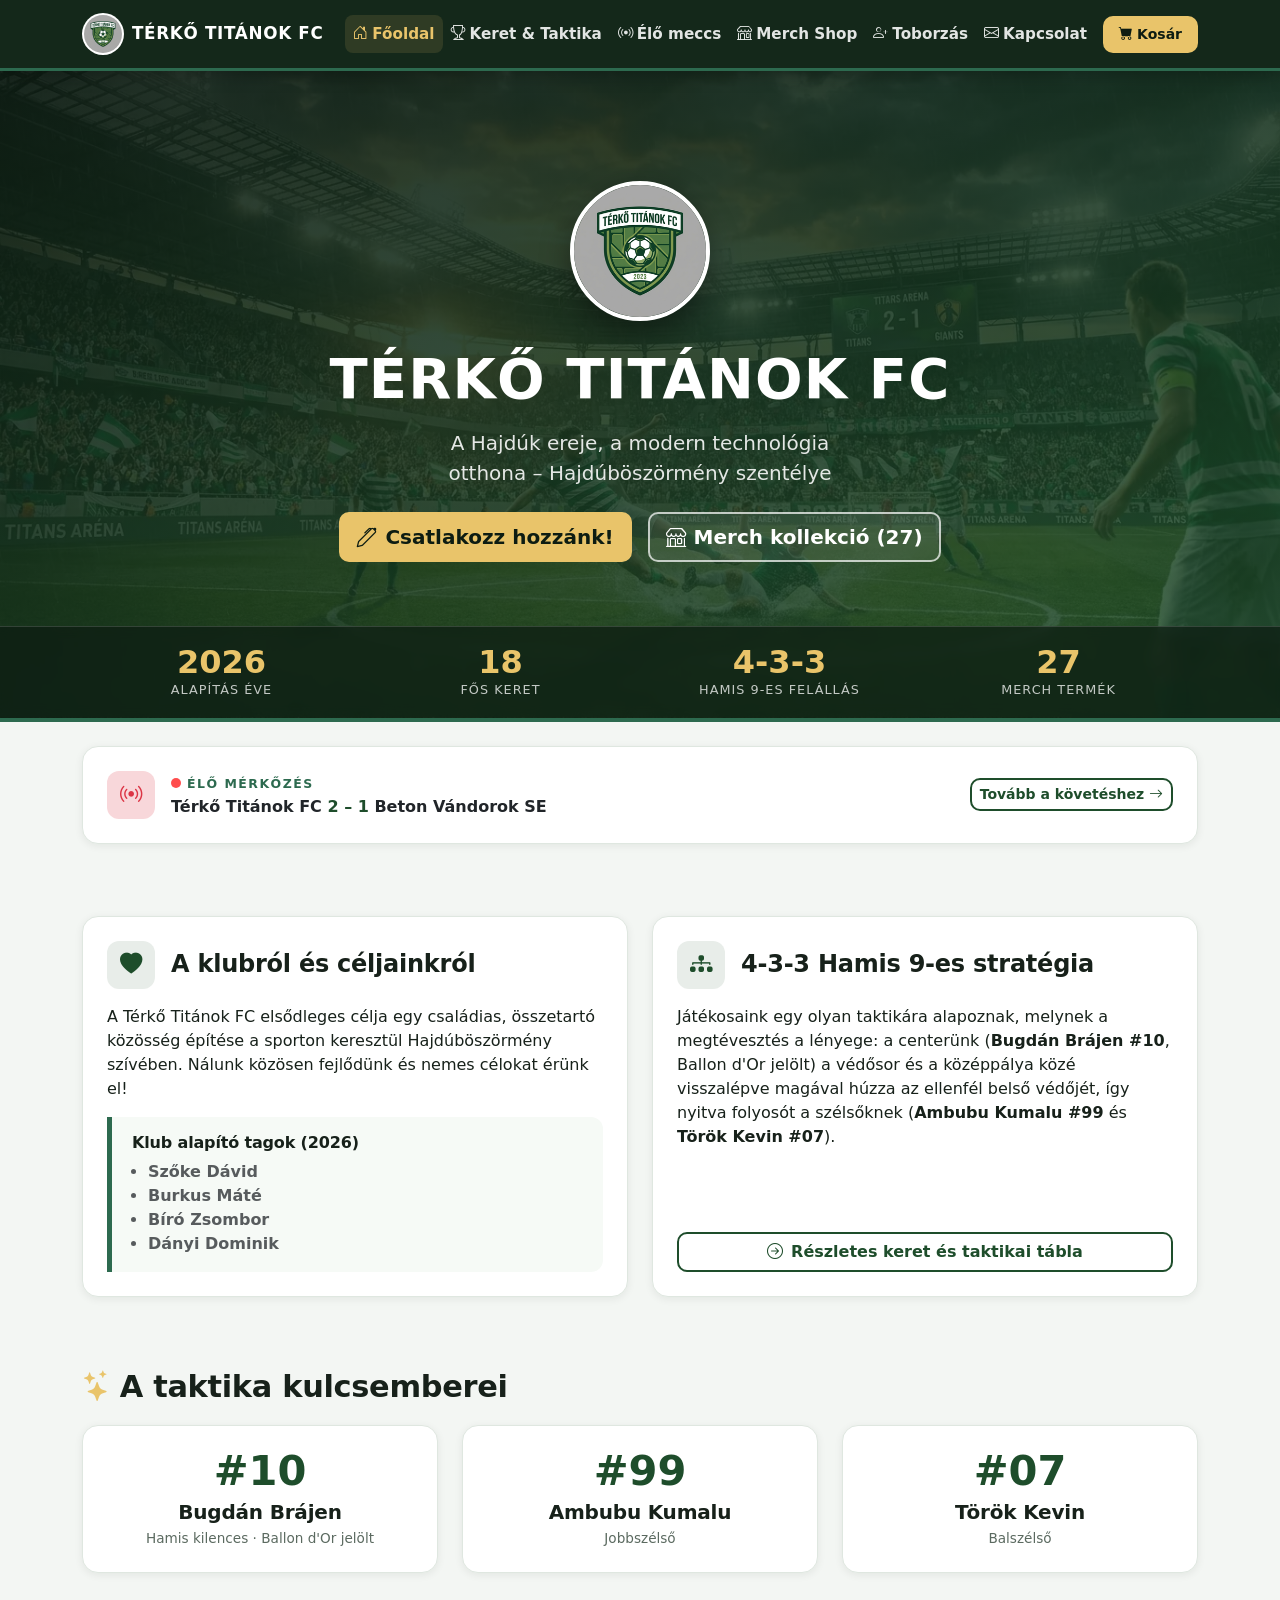
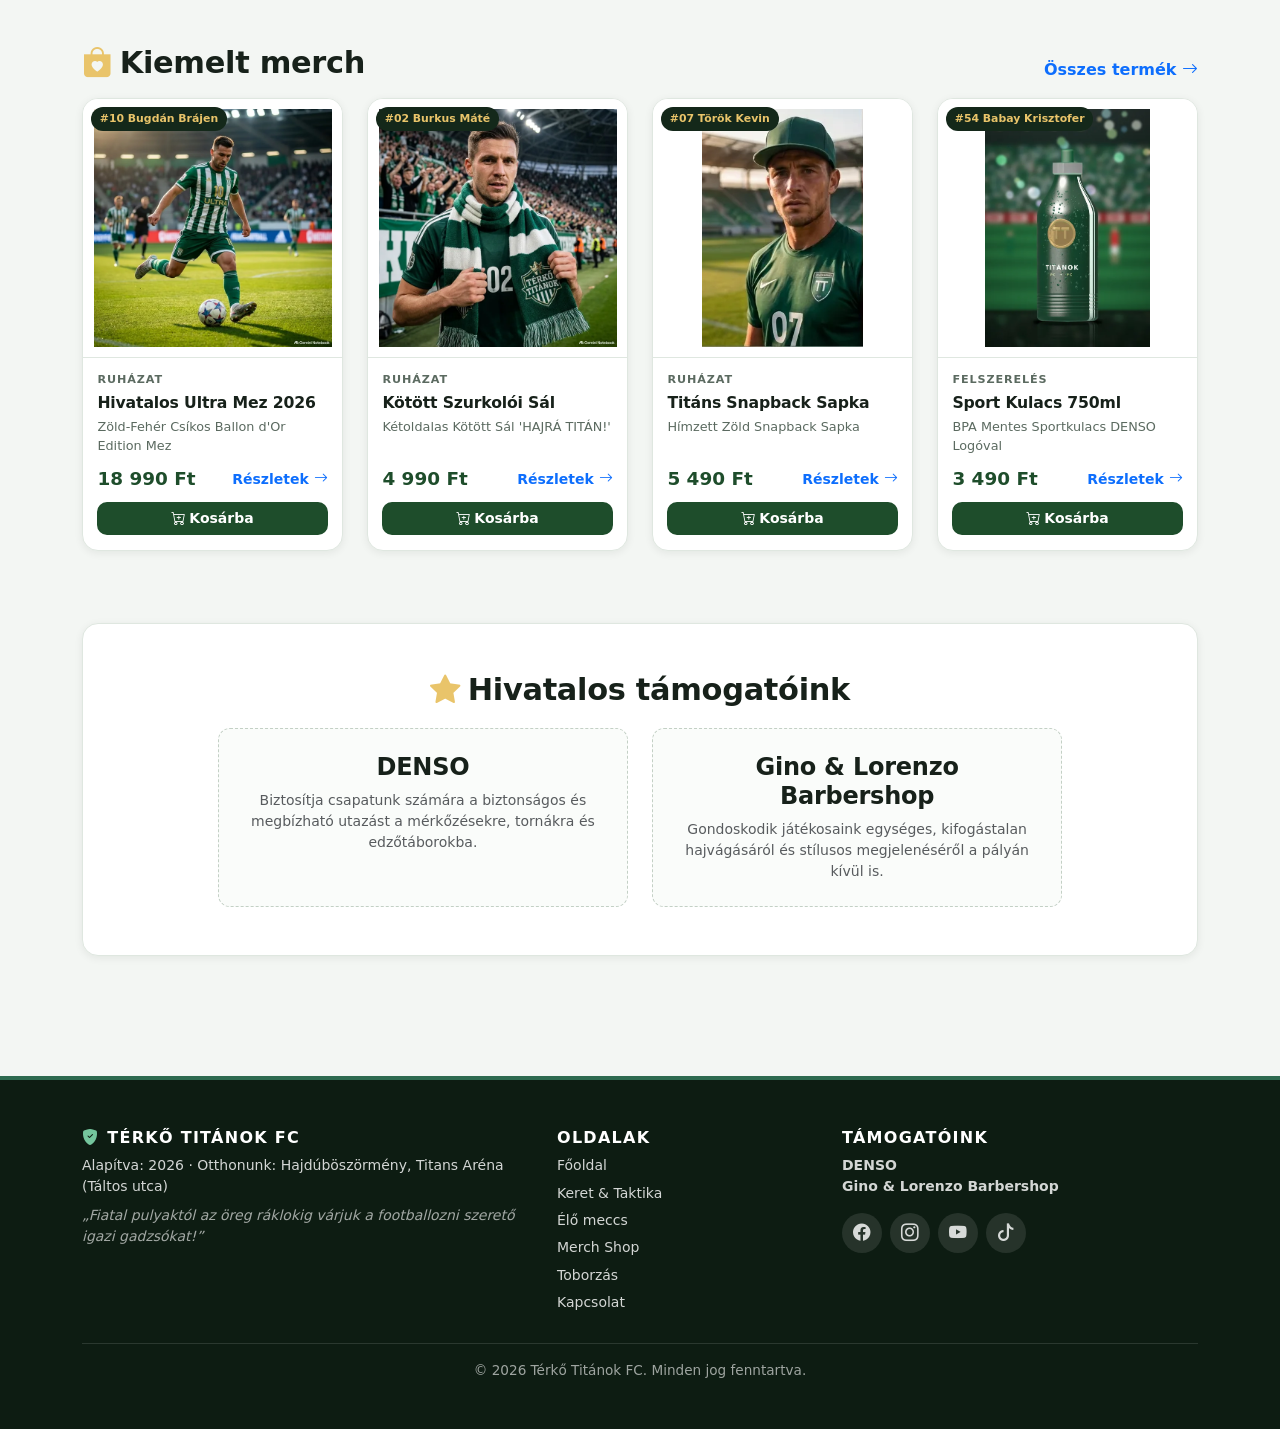
<file: index.html>
<!DOCTYPE html>
<html lang="hu">
<head>
    <meta charset="UTF-8">
    <meta name="viewport" content="width=device-width, initial-scale=1">
    <title>Főoldal - Térkő Titánok FC</title>
    <meta name="description" content="A Térkő Titánok FC hajdúböszörményi amatőr futballklub hivatalos oldala: keret, élő meccskövetés, merch shop és toborzás.">
    <meta name="theme-color" content="#14281a">
    <meta property="og:title" content="Főoldal - Térkő Titánok FC">
    <meta property="og:description" content="A Térkő Titánok FC hajdúböszörményi amatőr futballklub hivatalos oldala: keret, élő meccskövetés, merch shop és toborzás.">
    <meta property="og:image" content="img/logo.png">
    <link rel="icon" type="image/png" href="img/favicon.png">
    <link rel="stylesheet" href="vendor/bootstrap/bootstrap.min.css">
    <link rel="stylesheet" href="vendor/bootstrap-icons/bootstrap-icons.min.css">
    <link rel="stylesheet" href="css/style.css">
</head>
<body data-page="home">
    <a class="skip-link" href="#main">Ugrás a tartalomra</a>

    <!-- A menüt a js/core.js tölti be (NAV_ITEMS) -->
    <div id="site-header"></div>

    <main id="main">
        <header class="hero-header">
            <div class="container">
                <img src="img/logo.png" alt="Térkő Titánok FC címer" class="hero-logo mb-4" width="140" height="140">
                <h1 class="display-4 mb-3">TÉRKŐ TITÁNOK FC</h1>
                <p class="lead mb-4">A Hajdúk ereje, a modern technológia otthona – Hajdúböszörmény szentélye</p>
                <div class="d-flex flex-wrap justify-content-center gap-3">
                    <a href="jelentkezes.html" class="btn btn-titan-gold btn-lg"><i class="bi bi-pen me-2" aria-hidden="true"></i>Csatlakozz hozzánk!</a>
                    <a href="merch.html" class="btn btn-titan-ghost-light btn-lg"><i class="bi bi-shop me-2" aria-hidden="true"></i>Merch kollekció (<span data-product-count>27</span>)</a>
                </div>
            </div>
            <div class="hero-stats">
                <div class="container">
                    <div class="row text-center g-0">
                        <div class="col-6 col-md-3 hero-stat"><div class="num">2026</div><div class="lbl">Alapítás éve</div></div>
                        <div class="col-6 col-md-3 hero-stat"><div class="num">18</div><div class="lbl">Fős keret</div></div>
                        <div class="col-6 col-md-3 hero-stat"><div class="num">4-3-3</div><div class="lbl">Hamis 9-es felállás</div></div>
                        <div class="col-6 col-md-3 hero-stat"><div class="num" data-product-count>27</div><div class="lbl">Merch termék</div></div>
                    </div>
                </div>
            </div>
        </header>

        <!-- Élő meccs ajánló -->
        <section class="container" aria-label="Élő mérkőzés">
            <a href="meccs-kovetes.html" class="d-block text-decoration-none">
                <div class="titan-card hoverable p-3 p-md-4 mt-4 d-flex flex-wrap align-items-center justify-content-between gap-3">
                    <div class="d-flex align-items-center gap-3">
                        <span class="icon-badge text-danger bg-danger-subtle"><i class="bi bi-broadcast" aria-hidden="true"></i></span>
                        <div>
                            <div class="eyebrow mb-0"><span class="live-dot"></span>Élő mérkőzés</div>
                            <div class="fw-bold text-dark">Térkő Titánok FC <span class="text-success">2 – 1</span> Beton Vándorok SE</div>
                        </div>
                    </div>
                    <span class="btn btn-titan-outline btn-sm">Tovább a követéshez <i class="bi bi-arrow-right" aria-hidden="true"></i></span>
                </div>
            </a>
        </section>

        <section class="section">
            <div class="container">
                <div class="row g-4 align-items-stretch">
                    <div class="col-lg-6">
                        <div class="titan-card h-100 p-4 d-flex flex-column">
                            <div class="d-flex align-items-center gap-3 mb-3">
                                <span class="icon-badge"><i class="bi bi-heart-fill" aria-hidden="true"></i></span>
                                <h2 class="h4 fw-bold mb-0">A klubról és céljainkról</h2>
                            </div>
                            <p>A Térkő Titánok FC elsődleges célja egy családias, összetartó közösség építése a sporton keresztül Hajdúböszörmény szívében. Nálunk közösen fejlődünk és nemes célokat érünk el!</p>
                            <div class="callout mt-auto">
                                <h3 class="h6 fw-bold mb-2">Klub alapító tagok (2026)</h3>
                                <ul class="mb-0 text-muted ps-3">
                                    <li><strong>Szőke Dávid</strong></li>
                                    <li><strong>Burkus Máté</strong></li>
                                    <li><strong>Bíró Zsombor</strong></li>
                                    <li><strong>Dányi Dominik</strong></li>
                                </ul>
                            </div>
                        </div>
                    </div>
                    <div class="col-lg-6">
                        <div class="titan-card h-100 p-4 d-flex flex-column">
                            <div class="d-flex align-items-center gap-3 mb-3">
                                <span class="icon-badge"><i class="bi bi-diagram-3-fill" aria-hidden="true"></i></span>
                                <h2 class="h4 fw-bold mb-0">4-3-3 Hamis 9-es stratégia</h2>
                            </div>
                            <p>Játékosaink egy olyan taktikára alapoznak, melynek a megtévesztés a lényege: a centerünk (<strong>Bugdán Brájen #10</strong>, Ballon d'Or jelölt) a védősor és a középpálya közé visszalépve magával húzza az ellenfél belső védőjét, így nyitva folyosót a szélsőknek (<strong>Ambubu Kumalu #99</strong> és <strong>Török Kevin #07</strong>).</p>
                            <a href="eredmenyek.html" class="btn btn-titan-outline mt-auto"><i class="bi bi-arrow-right-circle me-2" aria-hidden="true"></i>Részletes keret és taktikai tábla</a>
                        </div>
                    </div>
                </div>
            </div>
        </section>

        <section class="section pt-0" aria-labelledby="stars-title">
            <div class="container">
                <h2 class="section-title" id="stars-title"><i class="bi bi-stars text-gold me-2" aria-hidden="true"></i>A taktika kulcsemberei</h2>
                <div class="row g-4">
                    <div class="col-md-4"><div class="titan-card hoverable player-card h-100"><div class="player-number">#10</div><h3 class="h5 fw-bold mt-2 mb-1">Bugdán Brájen</h3><div class="role">Hamis kilences · Ballon d'Or jelölt</div></div></div>
                    <div class="col-md-4"><div class="titan-card hoverable player-card h-100"><div class="player-number">#99</div><h3 class="h5 fw-bold mt-2 mb-1">Ambubu Kumalu</h3><div class="role">Jobbszélső</div></div></div>
                    <div class="col-md-4"><div class="titan-card hoverable player-card h-100"><div class="player-number">#07</div><h3 class="h5 fw-bold mt-2 mb-1">Török Kevin</h3><div class="role">Balszélső</div></div></div>
                </div>
            </div>
        </section>

        <section class="section pt-0" aria-labelledby="featured-title">
            <div class="container">
                <div class="d-flex flex-wrap justify-content-between align-items-end gap-2 mb-3">
                    <h2 class="section-title mb-0" id="featured-title"><i class="bi bi-bag-heart-fill text-gold me-2" aria-hidden="true"></i>Kiemelt merch</h2>
                    <a href="merch.html" class="fw-semibold text-decoration-none">Összes termék <i class="bi bi-arrow-right" aria-hidden="true"></i></a>
                </div>
                <div class="row g-3 g-lg-4" id="featured-products" data-ids="ultra_mez,sal,baseball_sapka,kulacs"></div>
            </div>
        </section>

        <section class="section pt-0" aria-labelledby="sponsors-title">
            <div class="container">
                <div class="titan-card p-4 p-md-5 text-center">
                    <h2 class="section-title" id="sponsors-title"><i class="bi bi-star-fill text-gold me-2" aria-hidden="true"></i>Hivatalos támogatóink</h2>
                    <div class="row g-4 justify-content-center">
                        <div class="col-md-5"><div class="sponsor-box"><h3 class="h4 fw-bold">DENSO</h3><p class="text-muted small mb-0">Biztosítja csapatunk számára a biztonságos és megbízható utazást a mérkőzésekre, tornákra és edzőtáborokba.</p></div></div>
                        <div class="col-md-5"><div class="sponsor-box"><h3 class="h4 fw-bold">Gino &amp; Lorenzo Barbershop</h3><p class="text-muted small mb-0">Gondoskodik játékosaink egységes, kifogástalan hajvágásáról és stílusos megjelenéséről a pályán kívül is.</p></div></div>
                    </div>
                </div>
            </div>
        </section>
    </main>

    <!-- A láblécet és a kosár-ablakot a js/core.js tölti be -->
    <div id="site-footer"></div>

    <noscript><p class="text-center p-3 mb-0 bg-warning-subtle">A menü, a kosár és a webshop működéséhez engedélyezd a JavaScriptet.</p></noscript>

    <script src="vendor/bootstrap/bootstrap.bundle.min.js"></script>
    <script src="js/config.js"></script>
    <script src="js/products.js"></script>
    <script src="js/core.js"></script>
    <script src="js/cart.js"></script>
    <script src="js/shop.js"></script>
    <script src="js/main.js"></script>
</body>
</html>
</file>
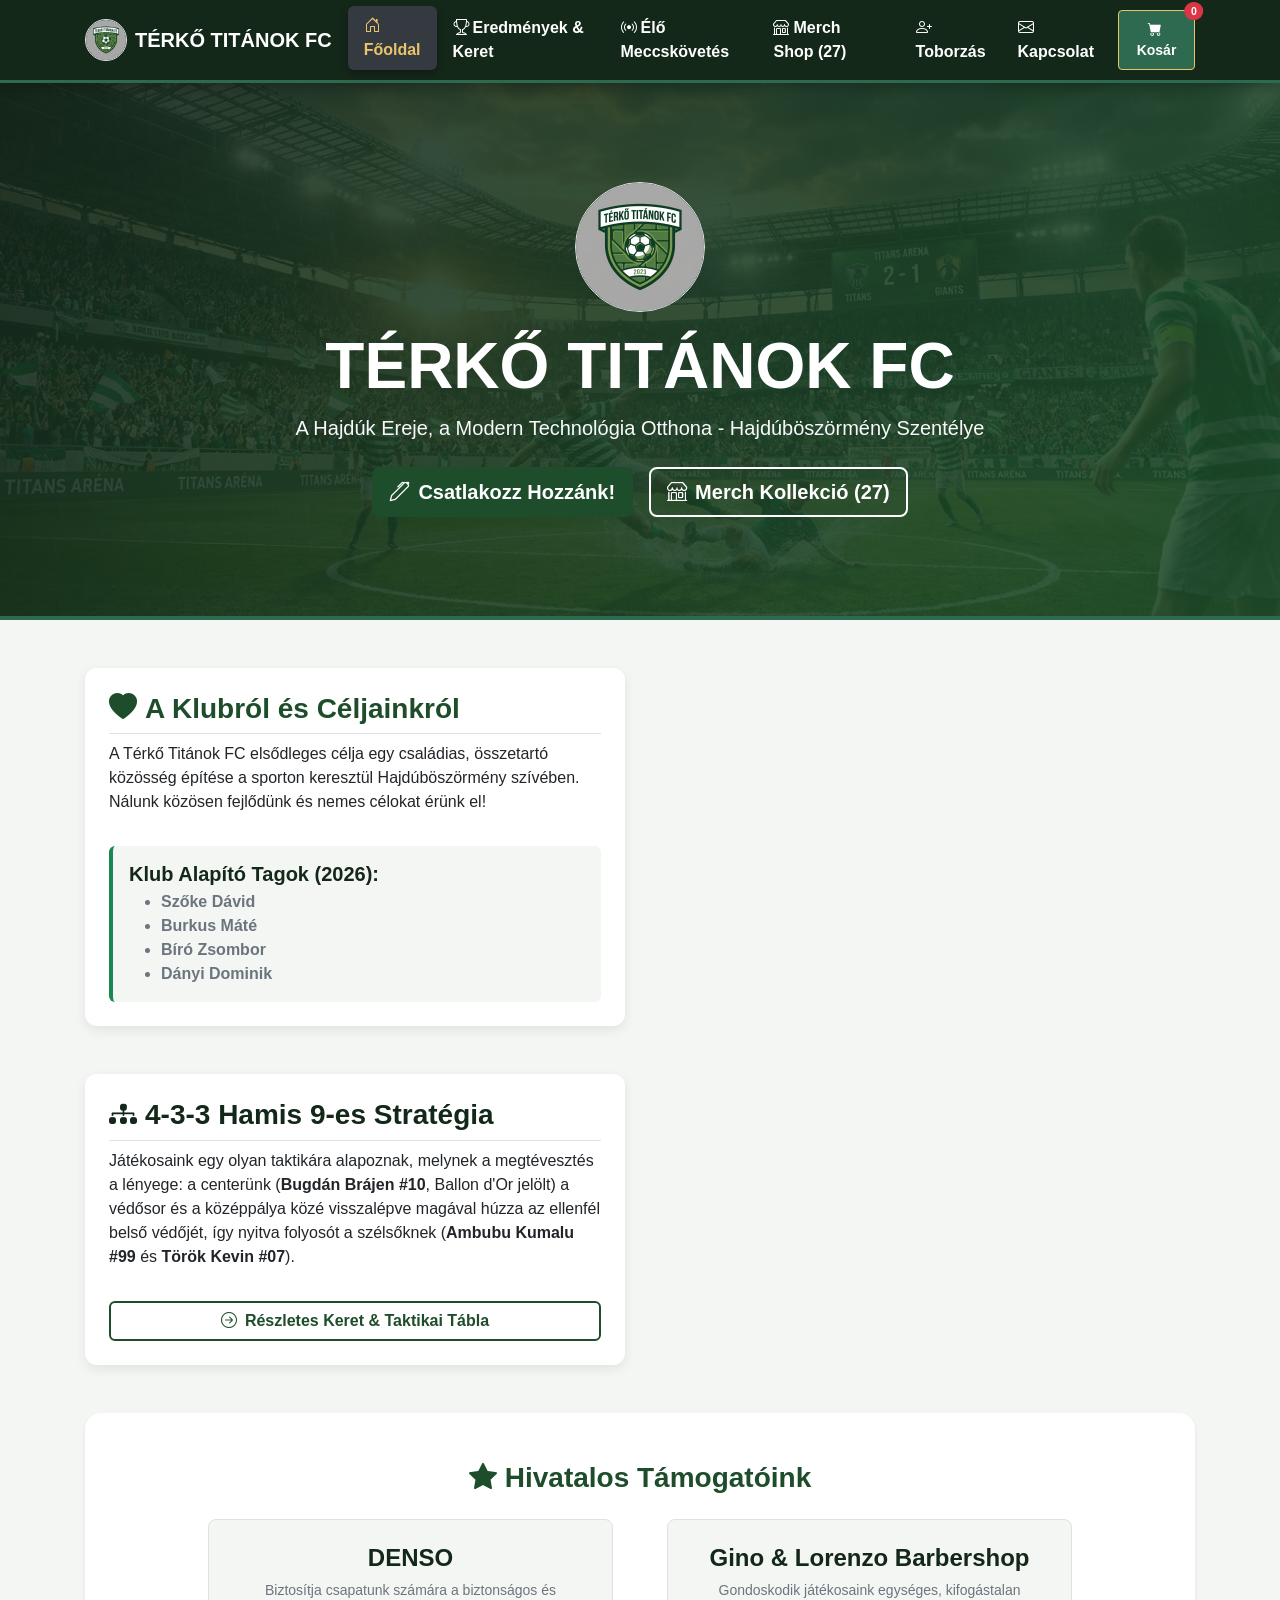
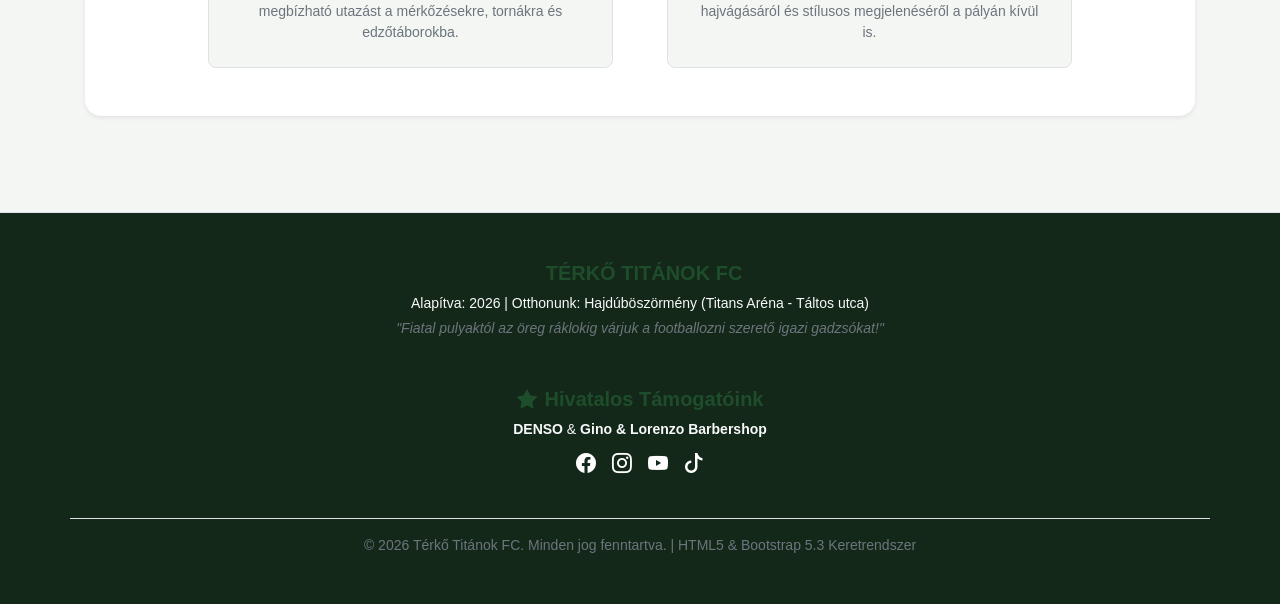
<file: titans vegleges/index.html>
<!DOCTYPE html>
<html lang="hu">
<head>
    <meta charset="UTF-8">
    <meta name="viewport" content="width=device-width, initial-scale=1.0">
    <title>Főoldal - Térkő Titánok FC</title>

    <link href="https://cdn.jsdelivr.net/npm/bootstrap@5.3.3/dist/css/bootstrap.min.css" rel="stylesheet" crossorigin="anonymous">
    <link href="https://cdn.jsdelivr.net/npm/bootstrap-icons@1.11.3/font/bootstrap-icons.min.css" rel="stylesheet">
    <link rel="stylesheet" href="css/bootstrap.min.css">
    <link rel="stylesheet" href="css/style.css">
</head>
<body>
    
    <!-- Navigáció -->
    <nav class="navbar navbar-expand-lg navbar-dark navbar-titan sticky-top">
        <div class="container">
            <a class="navbar-brand fw-bold d-flex align-items-center" href="index.html">
                <img src="img/terko_titanok_logo.png" alt="Térkő Titánok FC Címer" width="42" height="42" class="me-2 rounded-circle border border-white">
                TÉRKŐ TITÁNOK FC
            </a>
            <button class="navbar-toggler" type="button" data-bs-toggle="collapse" data-bs-target="#navbarNav" aria-controls="navbarNav" aria-expanded="false" aria-label="Navigáció váltó">
                <span class="navbar-toggler-icon"></span>
            </button>
            <div class="collapse navbar-collapse" id="navbarNav">
                <ul class="navbar-nav ms-auto align-items-lg-center">
                    
                    <li class="nav-item"><a class="nav-link active" href="index.html"><i class="bi bi-house-door me-1"></i>Főoldal</a></li>
                    <li class="nav-item"><a class="nav-link " href="eredmenyek.html"><i class="bi bi-trophy me-1"></i>Eredmények & Keret</a></li>
                    <li class="nav-item"><a class="nav-link " href="meccs-kovetes.html"><i class="bi bi-broadcast me-1"></i>Élő Meccskövetés</a></li>
                    <li class="nav-item"><a class="nav-link " href="merch.html"><i class="bi bi-shop me-1"></i>Merch Shop (27)</a></li>
                    <li class="nav-item"><a class="nav-link " href="jelentkezes.html"><i class="bi bi-person-plus me-1"></i>Toborzás</a></li>
                    <li class="nav-item"><a class="nav-link " href="kapcsolat.html"><i class="bi bi-envelope me-1"></i>Kapcsolat</a></li>
                    <li class="nav-item ms-lg-2 mt-2 mt-lg-0">
                        <button class="btn btn-cart-nav btn-sm px-3 py-2 position-relative" data-bs-toggle="modal" data-bs-target="#cartModal" title="Kosár megtekintése">
                            <i class="bi bi-cart-fill me-1"></i> Kosár
                            <span id="cart-badge" class="position-absolute top-0 start-100 translate-middle badge rounded-pill bg-danger">0</span>
                        </button>
                    </li>
                </ul>
            </div>
        </div>
    </nav>


    <!-- Hero Section -->
    <header class="hero-header text-center">
        <div class="container py-4">
            <img src="img/terko_titanok_logo.png" alt="Klubcímer" width="130" class="mb-3 drop-shadow rounded-circle border border-3 border-white">
            <h1 class="display-3 fw-bold text-white mb-2">TÉRKŐ TITÁNOK FC</h1>
            <p class="lead text-light mb-4">A Hajdúk Ereje, a Modern Technológia Otthona - Hajdúböszörmény Szentélye</p>
            <div class="d-flex justify-content-center gap-3">
                <a href="jelentkezes.html" class="btn btn-titan-primary btn-lg"><i class="bi bi-pen me-2"></i>Csatlakozz Hozzánk!</a>
                <a href="merch.html" class="btn btn-titan-outline text-white border-white btn-lg"><i class="bi bi-shop me-2"></i>Merch Kollekció (27)</a>
            </div>
        </div>
    </header>

    <div class="container py-5">
        <!-- Klub Céljai & Alapítók -->
        <div class="row g-4 mb-5 align-items-stretch">
            <div class="col-md-6">
                <div class="card titan-card h-100 p-4 d-flex flex-column justify-content-between">
                    <div>
                        <h3 class="fw-bold text-success border-bottom pb-2"><i class="bi bi-heart-fill me-2"></i>A Klubról és Céljainkról</h3>
                        <p>A Térkő Titánok FC elsődleges célja egy családias, összetartó közösség építése a sporton keresztül Hajdúböszörmény szívében. Nálunk közösen fejlődünk és nemes célokat érünk el!</p>
                    </div>
                    <div class="bg-light p-3 rounded border-start border-4 border-success mt-3">
                        <h5 class="fw-bold text-dark mb-1">Klub Alapító Tagok (2026):</h5>
                        <ul class="mb-0 text-muted">
                            <li><strong>Szőke Dávid</strong></li>
                            <li><strong>Burkus Máté</strong></li>
                            <li><strong>Bíró Zsombor</strong></li>
                            <li><strong>Dányi Dominik</strong></li>
                        </ul>
                    </div>
                </div>
            </div>
            
            <div class="col-md-6">
                <div class="card titan-card h-100 p-4 d-flex flex-column justify-content-between">
                    <div>
                        <h3 class="fw-bold text-dark border-bottom pb-2"><i class="bi bi-diagram-3-fill me-2"></i>4-3-3 Hamis 9-es Stratégia</h3>
                        <p>Játékosaink egy olyan taktikára alapoznak, melynek a megtévesztés a lényege: a centerünk (<strong>Bugdán Brájen #10</strong>, Ballon d'Or jelölt) a védősor és a középpálya közé visszalépve magával húzza az ellenfél belső védőjét, így nyitva folyosót a szélsőknek (<strong>Ambubu Kumalu #99</strong> és <strong>Török Kevin #07</strong>).</p>
                    </div>
                    <div class="mt-3">
                        <a href="eredmenyek.html" class="btn btn-titan-outline w-100"><i class="bi bi-arrow-right-circle me-2"></i>Részletes Keret & Taktikai Tábla</a>
                    </div>
                </div>
            </div>
        </div>

        <!-- Szponzorok -->
        <div class="bg-white p-5 rounded-4 shadow-sm text-center">
            <h3 class="fw-bold text-success mb-4"><i class="bi bi-star-fill me-2"></i>Hivatalos Támogatóink</h3>
            <div class="row g-4 justify-content-center">
                <div class="col-md-5">
                    <div class="p-4 border rounded-3 bg-light h-100">
                        <h4 class="fw-bold text-dark">DENSO</h4>
                        <p class="text-muted small mb-0">Biztosítja csapatunk számára a biztonságos és megbízható utazást a mérkőzésekre, tornákra és edzőtáborokba.</p>
                    </div>
                </div>
                <div class="col-md-5">
                    <div class="p-4 border rounded-3 bg-light h-100">
                        <h4 class="fw-bold text-dark">Gino & Lorenzo Barbershop</h4>
                        <p class="text-muted small mb-0">Gondoskodik játékosaink egységes, kifogástalan hajvágásáról és stílusos megjelenéséről a pályán kívül is.</p>
                    </div>
                </div>
            </div>
        </div>
    </div>

    
    <!-- Lábléc -->
    <footer class="bg-dark text-white py-5 mt-5 border-top border-4 border-success">
        <div class="container text-center">
            <div class="row g-4 justify-content-center align-items-center">
                <!-- Bal oldali mező (col-md-6) -->
                <div class="col-md-6 d-flex flex-column align-items-center justify-content-center">
                    <h5 class="fw-bold text-success mb-2"><i class="bi bi-shield-shield me-2"></i>TÉRKŐ TITÁNOK FC</h5>
                    <p class="small text-light mb-1">Alapítva: 2026 | Otthonunk: Hajdúböszörmény (Titans Aréna - Táltos utca)</p>
                    <p class="small text-muted fst-italic mb-0">"Fiatal pulyaktól az öreg ráklokig várjuk a footballozni szerető igazi gadzsókat!"</p>
                </div>
                
                <!-- Jobb oldali mező (col-md-6) -->
                <div class="col-md-6 d-flex flex-column align-items-center justify-content-center">
                    <h5 class="fw-bold text-success mb-2"><i class="bi bi-star-fill me-2"></i>Hivatalos Támogatóink</h5>
                    <p class="small text-light mb-2"><strong>DENSO</strong> & <strong>Gino & Lorenzo Barbershop</strong></p>
                    <div class="d-flex justify-content-center gap-3 fs-5">
                        <a href="#" class="text-white text-decoration-none" title="Facebook"><i class="bi bi-facebook"></i></a>
                        <a href="#" class="text-white text-decoration-none" title="Instagram"><i class="bi bi-instagram"></i></a>
                        <a href="#" class="text-white text-decoration-none" title="YouTube"><i class="bi bi-youtube"></i></a>
                        <a href="#" class="text-white text-decoration-none" title="TikTok"><i class="bi bi-tiktok"></i></a>
                    </div>
                </div>

                <!-- Alsó sáv (col-md-12) -->
                <div class="col-md-12 text-center border-top border-secondary pt-3 mt-3">
                    <p class="small text-muted mb-0">&copy; 2026 Térkő Titánok FC. Minden jog fenntartva. | HTML5 & Bootstrap 5.3 Keretrendszer</p>
                </div>
            </div>
        </div>
    </footer>

    <!-- Kosár Modal -->
    <div class="modal fade" id="cartModal" tabindex="-1" aria-labelledby="cartModalLabel" aria-hidden="true">
        <div class="modal-dialog modal-lg modal-dialog-centered">
            <div class="modal-content">
                <div class="modal-header bg-dark text-white border-bottom border-success border-3">
                    <h5 class="modal-title fw-bold" id="cartModalLabel">
                        <i class="bi bi-cart-check-fill text-success me-2"></i>Kosarad Tartalma
                    </h5>
                    <button type="button" class="btn-close btn-close-white" data-bs-dismiss="modal" aria-label="Bezárás"></button>
                </div>
                <div class="modal-body p-4">
                    <div id="cart-empty-message" class="text-center py-4">
                        <i class="bi bi-cart-x display-1 text-muted"></i>
                        <p class="lead mt-3 text-muted">A kosarad jelenleg üres.</p>
                        <a href="merch.html" class="btn btn-titan-primary mt-2" data-bs-dismiss="modal">Irány a Merch Shop!</a>
                    </div>
                    <div id="cart-items-container" class="d-none">
                        <div class="table-responsive">
                            <table class="table align-middle">
                                <thead class="table-light">
                                    <tr>
                                        <th>Termék</th>
                                        <th>Egységár</th>
                                        <th>Mennyiség</th>
                                        <th>Összesen</th>
                                        <th></th>
                                    </tr>
                                </thead>
                                <tbody id="cart-table-body">
                                </tbody>
                            </table>
                        </div>
                        <div class="d-flex justify-content-between align-items-center pt-3 border-top">
                            <h5 class="fw-bold mb-0">Végösszeg: <span id="cart-total-price" class="text-success fw-extrabold">0 Ft</span></h5>
                            <div>
                                <button onclick="clearCart()" class="btn btn-outline-danger me-2"><i class="bi bi-trash me-1"></i>Kosár Ürítése</button>
                                <button onclick="checkoutCart()" class="btn btn-titan-primary"><i class="bi bi-credit-card me-1"></i>Megrendelés</button>
                            </div>
                        </div>
                    </div>
                </div>
            </div>
        </div>
    </div>


    <script src="https://cdn.jsdelivr.net/npm/bootstrap@5.3.3/dist/js/bootstrap.bundle.min.js" crossorigin="anonymous"></script>
    <script src="js/bootstrap.bundle.min.js"></script>
    <script src="js/main.js"></script>
</body>
</html>
</file>
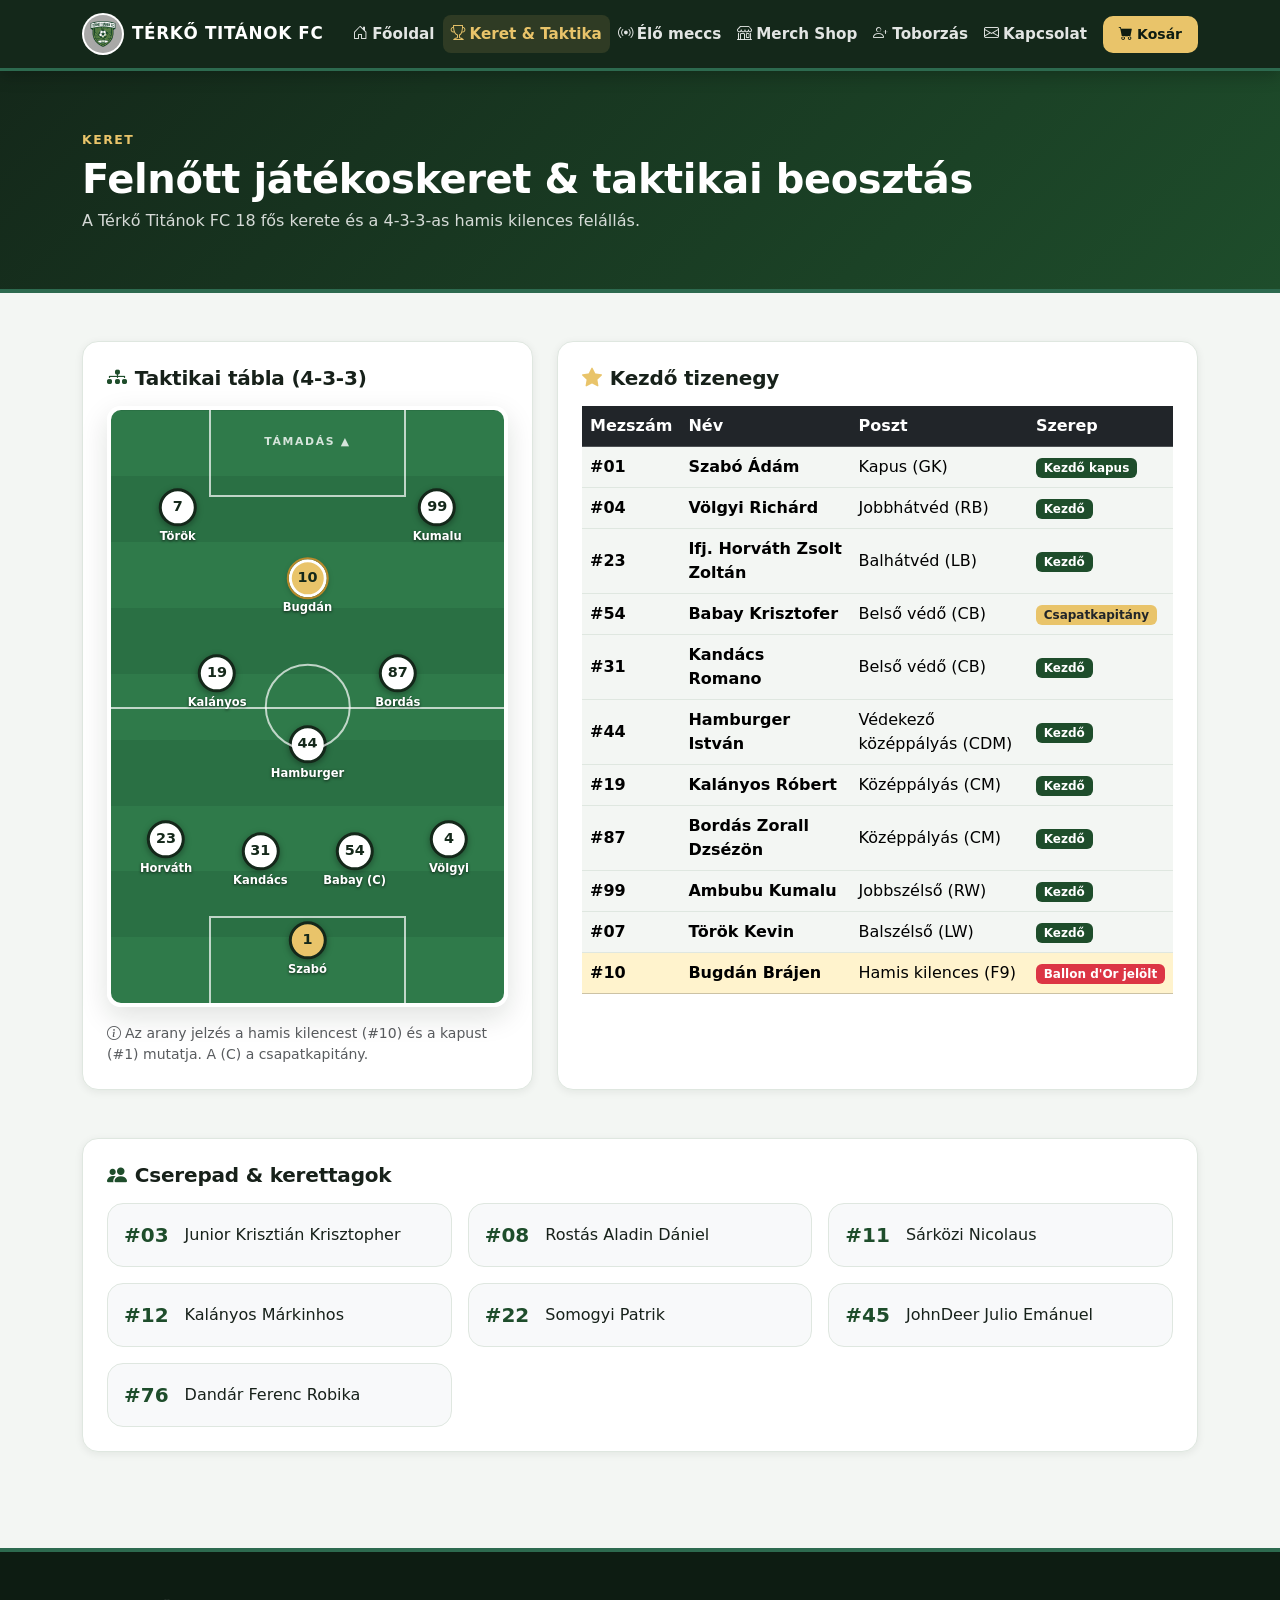
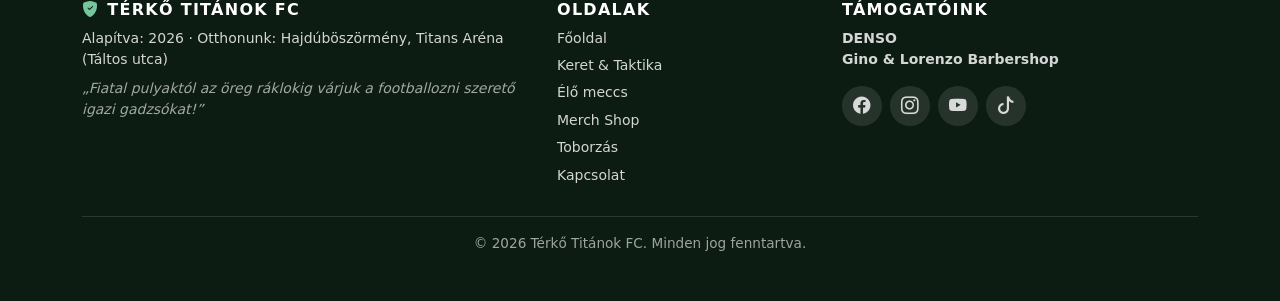
<file: eredmenyek.html>
<!DOCTYPE html>
<html lang="hu">
<head>
    <meta charset="UTF-8">
    <meta name="viewport" content="width=device-width, initial-scale=1">
    <title>Keret & Taktika - Térkő Titánok FC</title>
    <meta name="description" content="A Térkő Titánok FC 18 fős kerete, a kezdő tizenegy és a 4-3-3-as hamis kilences taktikai felállás.">
    <meta name="theme-color" content="#14281a">
    <meta property="og:title" content="Keret & Taktika - Térkő Titánok FC">
    <meta property="og:description" content="A Térkő Titánok FC 18 fős kerete, a kezdő tizenegy és a 4-3-3-as hamis kilences taktikai felállás.">
    <meta property="og:image" content="img/logo.png">
    <link rel="icon" type="image/png" href="img/favicon.png">
    <link rel="stylesheet" href="vendor/bootstrap/bootstrap.min.css">
    <link rel="stylesheet" href="vendor/bootstrap-icons/bootstrap-icons.min.css">
    <link rel="stylesheet" href="css/style.css">
</head>
<body data-page="squad">
    <a class="skip-link" href="#main">Ugrás a tartalomra</a>

    <!-- A menüt a js/core.js tölti be (NAV_ITEMS) -->
    <div id="site-header"></div>

    <main id="main">
        <header class="page-head">
            <div class="container">
                <span class="eyebrow">Keret</span>
                <h1>Felnőtt játékoskeret &amp; taktikai beosztás</h1>
                <p>A Térkő Titánok FC 18 fős kerete és a 4-3-3-as hamis kilences felállás.</p>
            </div>
        </header>

        <div class="container py-5">
            <div class="row g-4 mb-5">
                <div class="col-lg-5">
                    <div class="titan-card p-3 p-md-4 h-100">
                        <h2 class="h5 fw-bold mb-3"><i class="bi bi-diagram-3-fill text-success me-2" aria-hidden="true"></i>Taktikai tábla (4-3-3)</h2>
                        <div class="pitch" role="img" aria-label="Taktikai tábla: kapus, négy védő, három középpályás, egy hamis kilences és két szélső">
                            <div class="pitch-box top"></div><div class="pitch-box bottom"></div>
                            <span class="pitch-arrow">TÁMADÁS ▲</span>
                            <div class="pl gk" style="--x:50;--y:91"><span class="pl-dot">1</span><span class="pl-name">Szabó</span></div>
                            <div class="pl " style="--x:14;--y:74"><span class="pl-dot">23</span><span class="pl-name">Horváth</span></div>
                            <div class="pl " style="--x:38;--y:76"><span class="pl-dot">31</span><span class="pl-name">Kandács</span></div>
                            <div class="pl " style="--x:62;--y:76"><span class="pl-dot">54</span><span class="pl-name">Babay (C)</span></div>
                            <div class="pl " style="--x:86;--y:74"><span class="pl-dot">4</span><span class="pl-name">Völgyi</span></div>
                            <div class="pl " style="--x:50;--y:58"><span class="pl-dot">44</span><span class="pl-name">Hamburger</span></div>
                            <div class="pl " style="--x:27;--y:46"><span class="pl-dot">19</span><span class="pl-name">Kalányos</span></div>
                            <div class="pl " style="--x:73;--y:46"><span class="pl-dot">87</span><span class="pl-name">Bordás</span></div>
                            <div class="pl star" style="--x:50;--y:30"><span class="pl-dot">10</span><span class="pl-name">Bugdán</span></div>
                            <div class="pl " style="--x:17;--y:18"><span class="pl-dot">7</span><span class="pl-name">Török</span></div>
                            <div class="pl " style="--x:83;--y:18"><span class="pl-dot">99</span><span class="pl-name">Kumalu</span></div>
                        </div>
                        <p class="small text-muted mt-3 mb-0"><i class="bi bi-info-circle me-1" aria-hidden="true"></i>Az arany jelzés a hamis kilencest (#10) és a kapust (#1) mutatja. A (C) a csapatkapitány.</p>
                    </div>
                </div>
                <div class="col-lg-7">
                    <div class="titan-card p-3 p-md-4 h-100">
                        <h2 class="h5 fw-bold mb-3"><i class="bi bi-star-fill text-gold me-2" aria-hidden="true"></i>Kezdő tizenegy</h2>
                        <div class="table-responsive">
                            <table class="table table-hover align-middle mb-0">
                                <thead class="table-dark"><tr><th scope="col">Mezszám</th><th scope="col">Név</th><th scope="col">Poszt</th><th scope="col">Szerep</th></tr></thead>
                                <tbody>
                                <tr><td class="fw-bold">#01</td><td><strong>Szabó Ádám</strong></td><td>Kapus (GK)</td><td><span class="badge bg-success">Kezdő kapus</span></td></tr>
                                <tr><td class="fw-bold">#04</td><td><strong>Völgyi Richárd</strong></td><td>Jobbhátvéd (RB)</td><td><span class="badge bg-success">Kezdő</span></td></tr>
                                <tr><td class="fw-bold">#23</td><td><strong>Ifj. Horváth Zsolt Zoltán</strong></td><td>Balhátvéd (LB)</td><td><span class="badge bg-success">Kezdő</span></td></tr>
                                <tr><td class="fw-bold">#54</td><td><strong>Babay Krisztofer</strong></td><td>Belső védő (CB)</td><td><span class="badge bg-warning text-dark">Csapatkapitány</span></td></tr>
                                <tr><td class="fw-bold">#31</td><td><strong>Kandács Romano</strong></td><td>Belső védő (CB)</td><td><span class="badge bg-success">Kezdő</span></td></tr>
                                <tr><td class="fw-bold">#44</td><td><strong>Hamburger István</strong></td><td>Védekező középpályás (CDM)</td><td><span class="badge bg-success">Kezdő</span></td></tr>
                                <tr><td class="fw-bold">#19</td><td><strong>Kalányos Róbert</strong></td><td>Középpályás (CM)</td><td><span class="badge bg-success">Kezdő</span></td></tr>
                                <tr><td class="fw-bold">#87</td><td><strong>Bordás Zorall Dzsézön</strong></td><td>Középpályás (CM)</td><td><span class="badge bg-success">Kezdő</span></td></tr>
                                <tr><td class="fw-bold">#99</td><td><strong>Ambubu Kumalu</strong></td><td>Jobbszélső (RW)</td><td><span class="badge bg-success">Kezdő</span></td></tr>
                                <tr><td class="fw-bold">#07</td><td><strong>Török Kevin</strong></td><td>Balszélső (LW)</td><td><span class="badge bg-success">Kezdő</span></td></tr>
                                <tr class="table-warning"><td class="fw-bold">#10</td><td><strong>Bugdán Brájen</strong></td><td>Hamis kilences (F9)</td><td><span class="badge bg-danger">Ballon d'Or jelölt</span></td></tr>
                                </tbody>
                            </table>
                        </div>
                    </div>
                </div>
            </div>

            <div class="titan-card p-3 p-md-4">
                <h2 class="h5 fw-bold mb-3"><i class="bi bi-people-fill text-success me-2" aria-hidden="true"></i>Cserepad &amp; kerettagok</h2>
                <div class="row g-3">
                    <div class="col-sm-6 col-lg-4"><div class="d-flex align-items-center gap-3 p-3 border rounded-3 bg-light"><span class="fw-bold fs-5 text-success">#03</span><span>Junior Krisztián Krisztopher</span></div></div>
                    <div class="col-sm-6 col-lg-4"><div class="d-flex align-items-center gap-3 p-3 border rounded-3 bg-light"><span class="fw-bold fs-5 text-success">#08</span><span>Rostás Aladin Dániel</span></div></div>
                    <div class="col-sm-6 col-lg-4"><div class="d-flex align-items-center gap-3 p-3 border rounded-3 bg-light"><span class="fw-bold fs-5 text-success">#11</span><span>Sárközi Nicolaus</span></div></div>
                    <div class="col-sm-6 col-lg-4"><div class="d-flex align-items-center gap-3 p-3 border rounded-3 bg-light"><span class="fw-bold fs-5 text-success">#12</span><span>Kalányos Márkinhos</span></div></div>
                    <div class="col-sm-6 col-lg-4"><div class="d-flex align-items-center gap-3 p-3 border rounded-3 bg-light"><span class="fw-bold fs-5 text-success">#22</span><span>Somogyi Patrik</span></div></div>
                    <div class="col-sm-6 col-lg-4"><div class="d-flex align-items-center gap-3 p-3 border rounded-3 bg-light"><span class="fw-bold fs-5 text-success">#45</span><span>JohnDeer Julio Emánuel</span></div></div>
                    <div class="col-sm-6 col-lg-4"><div class="d-flex align-items-center gap-3 p-3 border rounded-3 bg-light"><span class="fw-bold fs-5 text-success">#76</span><span>Dandár Ferenc Robika</span></div></div>
                </div>
            </div>
        </div>
    </main>

    <!-- A láblécet és a kosár-ablakot a js/core.js tölti be -->
    <div id="site-footer"></div>

    <noscript><p class="text-center p-3 mb-0 bg-warning-subtle">A menü, a kosár és a webshop működéséhez engedélyezd a JavaScriptet.</p></noscript>

    <script src="vendor/bootstrap/bootstrap.bundle.min.js"></script>
    <script src="js/config.js"></script>
    <script src="js/products.js"></script>
    <script src="js/core.js"></script>
    <script src="js/cart.js"></script>
    <script src="js/main.js"></script>
</body>
</html>
</file>
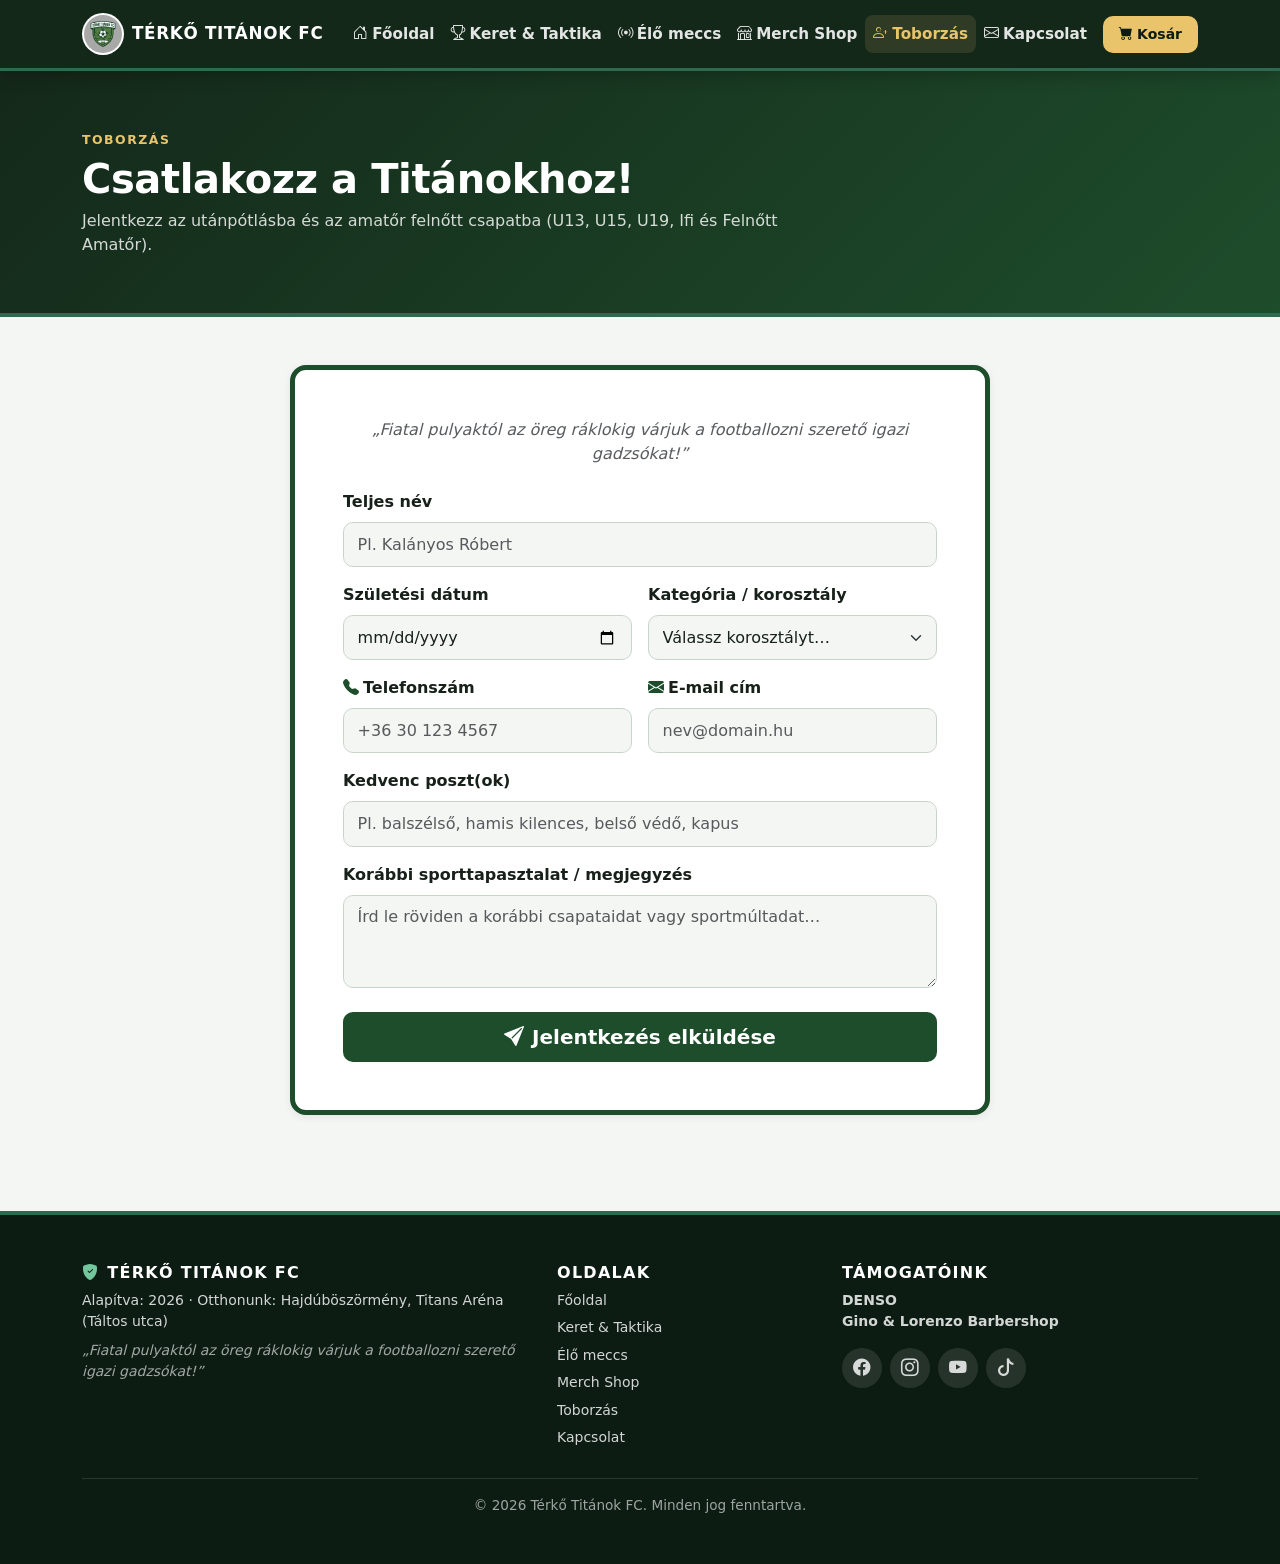
<file: jelentkezes.html>
<!DOCTYPE html>
<html lang="hu">
<head>
    <meta charset="UTF-8">
    <meta name="viewport" content="width=device-width, initial-scale=1">
    <title>Toborzás - Térkő Titánok FC</title>
    <meta name="description" content="Jelentkezz a Térkő Titánok FC utánpótlás- és amatőr felnőtt csapatába (U13, U15, U19, Ifi, Felnőtt).">
    <meta name="theme-color" content="#14281a">
    <meta property="og:title" content="Toborzás - Térkő Titánok FC">
    <meta property="og:description" content="Jelentkezz a Térkő Titánok FC utánpótlás- és amatőr felnőtt csapatába (U13, U15, U19, Ifi, Felnőtt).">
    <meta property="og:image" content="img/logo.png">
    <link rel="icon" type="image/png" href="img/favicon.png">
    <link rel="stylesheet" href="vendor/bootstrap/bootstrap.min.css">
    <link rel="stylesheet" href="vendor/bootstrap-icons/bootstrap-icons.min.css">
    <link rel="stylesheet" href="css/style.css">
</head>
<body data-page="join">
    <a class="skip-link" href="#main">Ugrás a tartalomra</a>

    <!-- A menüt a js/core.js tölti be (NAV_ITEMS) -->
    <div id="site-header"></div>

    <main id="main">
        <header class="page-head">
            <div class="container">
                <span class="eyebrow">Toborzás</span>
                <h1>Csatlakozz a Titánokhoz!</h1>
                <p>Jelentkezz az utánpótlásba és az amatőr felnőtt csapatba (U13, U15, U19, Ifi és Felnőtt Amatőr).</p>
            </div>
        </header>

        <div class="container py-5">
            <div class="titan-card max-w-700 mx-auto p-4 p-md-5 border-top border-5 border-success">
                <p class="text-center text-muted fst-italic mb-4">„Fiatal pulyaktól az öreg ráklokig várjuk a footballozni szerető igazi gadzsókat!”</p>
                <div data-form-status aria-live="polite"></div>

                <form data-demo-form novalidate
                      data-email-subject="Új jelentkezés – Térkő Titánok FC toborzás"
                      data-success-title="Köszönjük a jelentkezést!"
                      data-success-text="A Térkő Titánok vezetősége hamarosan keresni fog a megadott telefonszámon.">
                    <input type="text" name="_honey" tabindex="-1" autocomplete="off" style="display:none" aria-hidden="true">
                    <div class="mb-3">
                        <label class="form-label" for="j-name">Teljes név</label>
                        <input type="text" id="j-name" name="name" class="form-control" required autocomplete="name" placeholder="Pl. Kalányos Róbert">
                        <div class="invalid-feedback">Kérjük, add meg a neved.</div>
                    </div>
                    <div class="row g-3 mb-3">
                        <div class="col-md-6">
                            <label class="form-label" for="j-birth">Születési dátum</label>
                            <input type="date" id="j-birth" name="birth" class="form-control" required autocomplete="bday" max="2026-12-31">
                            <div class="invalid-feedback">Add meg a születési dátumod.</div>
                        </div>
                        <div class="col-md-6">
                            <label class="form-label" for="j-cat">Kategória / korosztály</label>
                            <select id="j-cat" name="category" class="form-select" required>
                                <option value="">Válassz korosztályt…</option>
                                <option>U13 Utánpótlás</option>
                                <option>U15 Utánpótlás</option>
                                <option>U19 Utánpótlás</option>
                                <option>Ifjúsági (Ifi)</option>
                                <option>Felnőtt Amatőr Csapat</option>
                            </select>
                            <div class="invalid-feedback">Válassz egy korosztályt.</div>
                        </div>
                    </div>
                    <div class="row g-3 mb-3">
                        <div class="col-md-6">
                            <label class="form-label" for="j-phone"><i class="bi bi-telephone-fill me-1 text-success" aria-hidden="true"></i>Telefonszám</label>
                            <input type="tel" id="j-phone" name="phone" class="form-control" required autocomplete="tel" inputmode="tel" pattern="\+?[0-9 \-]{7,20}" placeholder="+36 30 123 4567">
                            <div class="invalid-feedback">Adj meg érvényes telefonszámot (pl. +36 30 123 4567).</div>
                        </div>
                        <div class="col-md-6">
                            <label class="form-label" for="j-email"><i class="bi bi-envelope-fill me-1 text-success" aria-hidden="true"></i>E-mail cím</label>
                            <input type="email" id="j-email" name="email" class="form-control" required autocomplete="email" placeholder="nev@domain.hu">
                            <div class="invalid-feedback">Adj meg érvényes e-mail címet.</div>
                        </div>
                    </div>
                    <div class="mb-3">
                        <label class="form-label" for="j-pos">Kedvenc poszt(ok)</label>
                        <input type="text" id="j-pos" name="positions" class="form-control" placeholder="Pl. balszélső, hamis kilences, belső védő, kapus">
                    </div>
                    <div class="mb-4">
                        <label class="form-label" for="j-exp">Korábbi sporttapasztalat / megjegyzés</label>
                        <textarea id="j-exp" name="experience" class="form-control" rows="3" placeholder="Írd le röviden a korábbi csapataidat vagy sportmúltadat…"></textarea>
                    </div>
                    <button type="submit" class="btn btn-titan-primary w-100 btn-lg"><i class="bi bi-send-fill me-2" aria-hidden="true"></i>Jelentkezés elküldése</button>
                </form>
            </div>
        </div>
    </main>

    <!-- A láblécet és a kosár-ablakot a js/core.js tölti be -->
    <div id="site-footer"></div>

    <noscript><p class="text-center p-3 mb-0 bg-warning-subtle">A menü, a kosár és a webshop működéséhez engedélyezd a JavaScriptet.</p></noscript>

    <script src="vendor/bootstrap/bootstrap.bundle.min.js"></script>
    <script src="js/config.js"></script>
    <script src="js/products.js"></script>
    <script src="js/core.js"></script>
    <script src="js/cart.js"></script>
    <script src="js/main.js"></script>
</body>
</html>
</file>
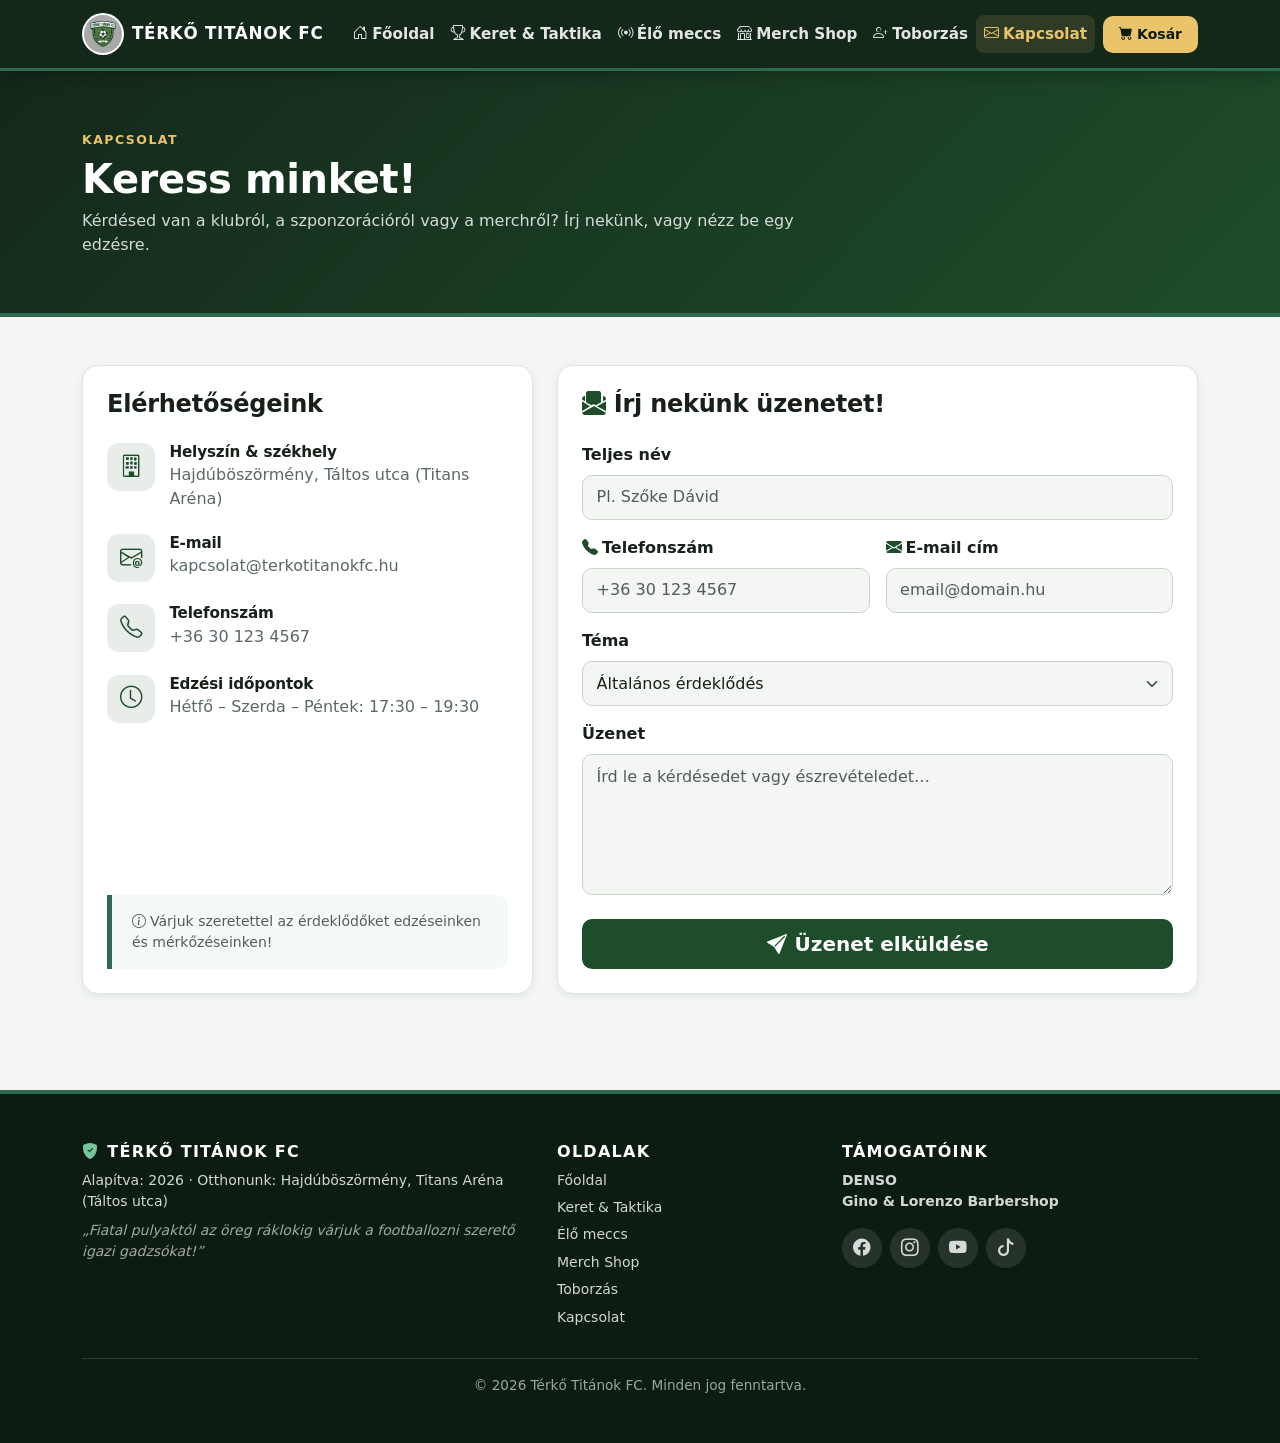
<file: kapcsolat.html>
<!DOCTYPE html>
<html lang="hu">
<head>
    <meta charset="UTF-8">
    <meta name="viewport" content="width=device-width, initial-scale=1">
    <title>Kapcsolat - Térkő Titánok FC</title>
    <meta name="description" content="Elérhetőségeink, edzési időpontok és kapcsolatfelvételi űrlap – Térkő Titánok FC, Hajdúböszörmény.">
    <meta name="theme-color" content="#14281a">
    <meta property="og:title" content="Kapcsolat - Térkő Titánok FC">
    <meta property="og:description" content="Elérhetőségeink, edzési időpontok és kapcsolatfelvételi űrlap – Térkő Titánok FC, Hajdúböszörmény.">
    <meta property="og:image" content="img/logo.png">
    <link rel="icon" type="image/png" href="img/favicon.png">
    <link rel="stylesheet" href="vendor/bootstrap/bootstrap.min.css">
    <link rel="stylesheet" href="vendor/bootstrap-icons/bootstrap-icons.min.css">
    <link rel="stylesheet" href="css/style.css">
</head>
<body data-page="contact">
    <a class="skip-link" href="#main">Ugrás a tartalomra</a>

    <!-- A menüt a js/core.js tölti be (NAV_ITEMS) -->
    <div id="site-header"></div>

    <main id="main">
        <header class="page-head">
            <div class="container">
                <span class="eyebrow">Kapcsolat</span>
                <h1>Keress minket!</h1>
                <p>Kérdésed van a klubról, a szponzorációról vagy a merchről? Írj nekünk, vagy nézz be egy edzésre.</p>
            </div>
        </header>

        <div class="container py-5">
            <div class="row g-4">
                <div class="col-lg-5">
                    <div class="titan-card p-4 h-100 d-flex flex-column">
                        <h2 class="h4 fw-bold mb-4">Elérhetőségeink</h2>
                        <div class="contact-item"><span class="icon-badge"><i class="bi bi-building" aria-hidden="true"></i></span><div><h2>Helyszín &amp; székhely</h2><p>Hajdúböszörmény, Táltos utca (Titans Aréna)</p></div></div>
                        <div class="contact-item"><span class="icon-badge"><i class="bi bi-envelope-at" aria-hidden="true"></i></span><div><h2>E-mail</h2><a href="mailto:kapcsolat@terkotitanokfc.hu">kapcsolat@terkotitanokfc.hu</a></div></div>
                        <div class="contact-item"><span class="icon-badge"><i class="bi bi-telephone" aria-hidden="true"></i></span><div><h2>Telefonszám</h2><a href="tel:+36301234567">+36 30 123 4567</a></div></div>
                        <div class="contact-item"><span class="icon-badge"><i class="bi bi-clock" aria-hidden="true"></i></span><div><h2>Edzési időpontok</h2><p>Hétfő – Szerda – Péntek: 17:30 – 19:30</p></div></div>
                        <div class="callout mt-auto"><p class="small text-muted mb-0"><i class="bi bi-info-circle me-1" aria-hidden="true"></i>Várjuk szeretettel az érdeklődőket edzéseinken és mérkőzéseinken!</p></div>
                    </div>
                </div>

                <div class="col-lg-7">
                    <div class="titan-card p-4">
                        <h2 class="h4 fw-bold mb-4"><i class="bi bi-envelope-paper-fill text-success me-2" aria-hidden="true"></i>Írj nekünk üzenetet!</h2>
                        <div data-form-status aria-live="polite"></div>
                        <form data-demo-form novalidate
                              data-email-subject="Új üzenet – Térkő Titánok FC kapcsolat"
                              data-success-title="Üzeneted elküldtük!"
                              data-success-text="Hamarosan válaszolunk.">
                            <input type="text" name="_honey" tabindex="-1" autocomplete="off" style="display:none" aria-hidden="true">
                    <div class="mb-3">
                                <label class="form-label" for="k-name">Teljes név</label>
                                <input type="text" id="k-name" name="name" class="form-control" required autocomplete="name" placeholder="Pl. Szőke Dávid">
                                <div class="invalid-feedback">Kérjük, add meg a neved.</div>
                            </div>
                            <div class="row g-3 mb-3">
                                <div class="col-md-6">
                                    <label class="form-label" for="k-phone"><i class="bi bi-telephone-fill me-1 text-success" aria-hidden="true"></i>Telefonszám</label>
                                    <input type="tel" id="k-phone" name="phone" class="form-control" required autocomplete="tel" inputmode="tel" pattern="\+?[0-9 \-]{7,20}" placeholder="+36 30 123 4567">
                                    <div class="invalid-feedback">Adj meg érvényes telefonszámot.</div>
                                </div>
                                <div class="col-md-6">
                                    <label class="form-label" for="k-email"><i class="bi bi-envelope-fill me-1 text-success" aria-hidden="true"></i>E-mail cím</label>
                                    <input type="email" id="k-email" name="email" class="form-control" required autocomplete="email" placeholder="email@domain.hu">
                                    <div class="invalid-feedback">Adj meg érvényes e-mail címet.</div>
                                </div>
                            </div>
                            <div class="mb-3">
                                <label class="form-label" for="k-topic">Téma</label>
                                <select id="k-topic" name="topic" class="form-select">
                                    <option>Általános érdeklődés</option>
                                    <option>Szponzoráció &amp; támogatás</option>
                                    <option>Merch rendelés kérdés</option>
                                    <option>Sajtó &amp; média</option>
                                </select>
                            </div>
                            <div class="mb-4">
                                <label class="form-label" for="k-msg">Üzenet</label>
                                <textarea id="k-msg" name="message" class="form-control" rows="5" required minlength="10" placeholder="Írd le a kérdésedet vagy észrevételedet…"></textarea>
                                <div class="invalid-feedback">Az üzenet legyen legalább 10 karakter.</div>
                            </div>
                            <button type="submit" class="btn btn-titan-primary w-100 btn-lg"><i class="bi bi-send-fill me-2" aria-hidden="true"></i>Üzenet elküldése</button>
                        </form>
                    </div>
                </div>
            </div>
        </div>
    </main>

    <!-- A láblécet és a kosár-ablakot a js/core.js tölti be -->
    <div id="site-footer"></div>

    <noscript><p class="text-center p-3 mb-0 bg-warning-subtle">A menü, a kosár és a webshop működéséhez engedélyezd a JavaScriptet.</p></noscript>

    <script src="vendor/bootstrap/bootstrap.bundle.min.js"></script>
    <script src="js/config.js"></script>
    <script src="js/products.js"></script>
    <script src="js/core.js"></script>
    <script src="js/cart.js"></script>
    <script src="js/main.js"></script>
</body>
</html>
</file>
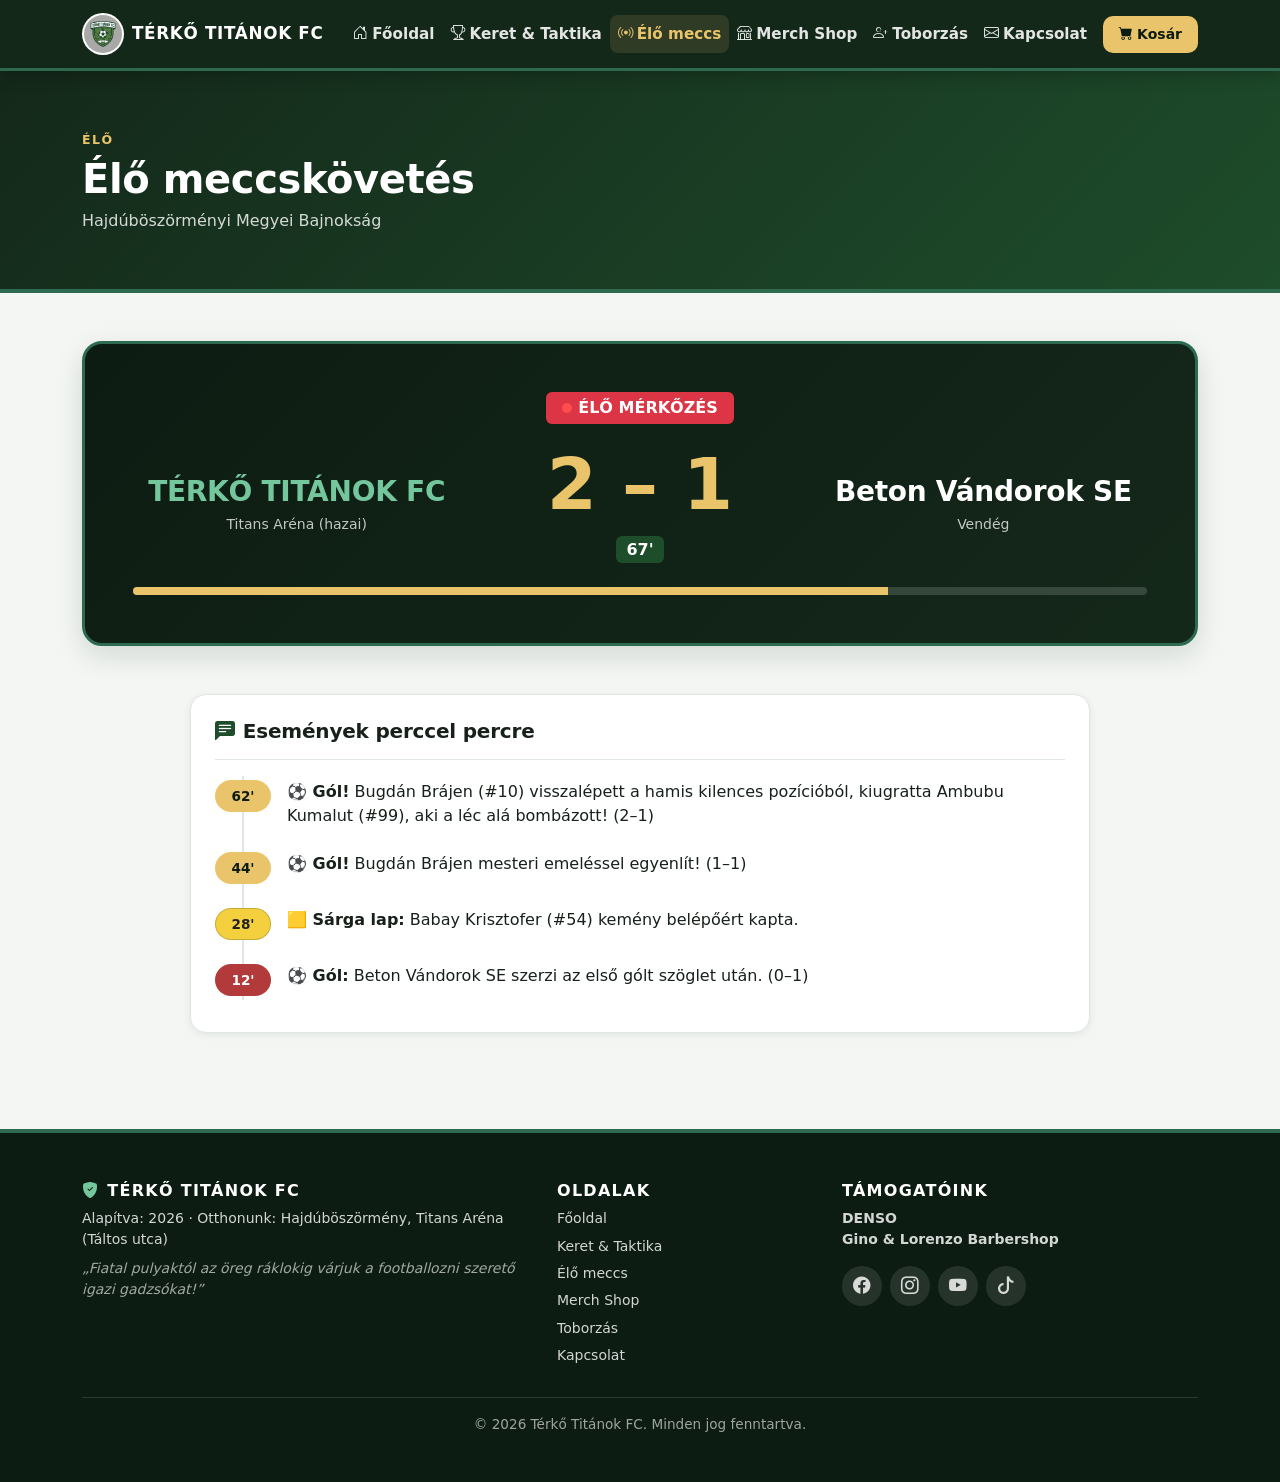
<file: meccs-kovetes.html>
<!DOCTYPE html>
<html lang="hu">
<head>
    <meta charset="UTF-8">
    <meta name="viewport" content="width=device-width, initial-scale=1">
    <title>Élő meccskövetés - Térkő Titánok FC</title>
    <meta name="description" content="Élő mérkőzéskövetés: Térkő Titánok FC – Beton Vándorok SE, perc-perc közvetítéssel.">
    <meta name="theme-color" content="#14281a">
    <meta property="og:title" content="Élő meccskövetés - Térkő Titánok FC">
    <meta property="og:description" content="Élő mérkőzéskövetés: Térkő Titánok FC – Beton Vándorok SE, perc-perc közvetítéssel.">
    <meta property="og:image" content="img/logo.png">
    <link rel="icon" type="image/png" href="img/favicon.png">
    <link rel="stylesheet" href="vendor/bootstrap/bootstrap.min.css">
    <link rel="stylesheet" href="vendor/bootstrap-icons/bootstrap-icons.min.css">
    <link rel="stylesheet" href="css/style.css">
</head>
<body data-page="live">
    <a class="skip-link" href="#main">Ugrás a tartalomra</a>

    <!-- A menüt a js/core.js tölti be (NAV_ITEMS) -->
    <div id="site-header"></div>

    <main id="main">
        <header class="page-head">
            <div class="container">
                <span class="eyebrow">Élő</span>
                <h1>Élő meccskövetés</h1>
                <p>Hajdúböszörményi Megyei Bajnokság</p>
            </div>
        </header>

        <div class="container py-5">
            <section id="live-match" data-minute="67" class="scoreboard p-4 p-md-5 text-center mb-5" aria-label="Eredményjelző">
                <span id="live-match-badge" class="badge text-bg-danger mb-4 px-3 py-2 text-uppercase fs-6"><span class="live-dot"></span>Élő mérkőzés</span>
                <div class="row align-items-center g-3">
                    <div class="col-md-4"><h2 class="h3 fw-bold text-accent mb-1">TÉRKŐ TITÁNOK FC</h2><small class="opacity-75">Titans Aréna (hazai)</small></div>
                    <div class="col-md-4"><div class="score">2 – 1</div><div id="live-match-timer" class="badge text-bg-success fs-6 mt-3" aria-live="off">67'</div></div>
                    <div class="col-md-4"><h2 class="h3 fw-bold mb-1">Beton Vándorok SE</h2><small class="opacity-75">Vendég</small></div>
                </div>
                <div class="progress match-progress mt-4" role="progressbar" aria-label="Játékidő" aria-valuemin="0" aria-valuemax="90" aria-valuenow="67">
                    <div id="live-match-bar" class="progress-bar" style="width:74%"></div>
                </div>
            </section>

            <section class="titan-card p-3 p-md-4 max-w-900 mx-auto" aria-labelledby="events-title">
                <h2 class="h5 fw-bold border-bottom pb-3 mb-2" id="events-title"><i class="bi bi-chat-left-text-fill text-success me-2" aria-hidden="true"></i>Események perccel percre</h2>
                <ol class="timeline">
                        <li><span class="minute goal">62'</span><div><strong>⚽ Gól!</strong> Bugdán Brájen (#10) visszalépett a hamis kilences pozícióból, kiugratta Ambubu Kumalut (#99), aki a léc alá bombázott! (2–1)</div></li>
                        <li><span class="minute goal">44'</span><div><strong>⚽ Gól!</strong> Bugdán Brájen mesteri emeléssel egyenlít! (1–1)</div></li>
                        <li><span class="minute card">28'</span><div><strong>🟨 Sárga lap:</strong> Babay Krisztofer (#54) kemény belépőért kapta.</div></li>
                        <li><span class="minute conceded">12'</span><div><strong>⚽ Gól:</strong> Beton Vándorok SE szerzi az első gólt szöglet után. (0–1)</div></li>
                </ol>
            </section>
        </div>
    </main>

    <!-- A láblécet és a kosár-ablakot a js/core.js tölti be -->
    <div id="site-footer"></div>

    <noscript><p class="text-center p-3 mb-0 bg-warning-subtle">A menü, a kosár és a webshop működéséhez engedélyezd a JavaScriptet.</p></noscript>

    <script src="vendor/bootstrap/bootstrap.bundle.min.js"></script>
    <script src="js/config.js"></script>
    <script src="js/products.js"></script>
    <script src="js/core.js"></script>
    <script src="js/cart.js"></script>
    <script src="js/main.js"></script>
</body>
</html>
</file>
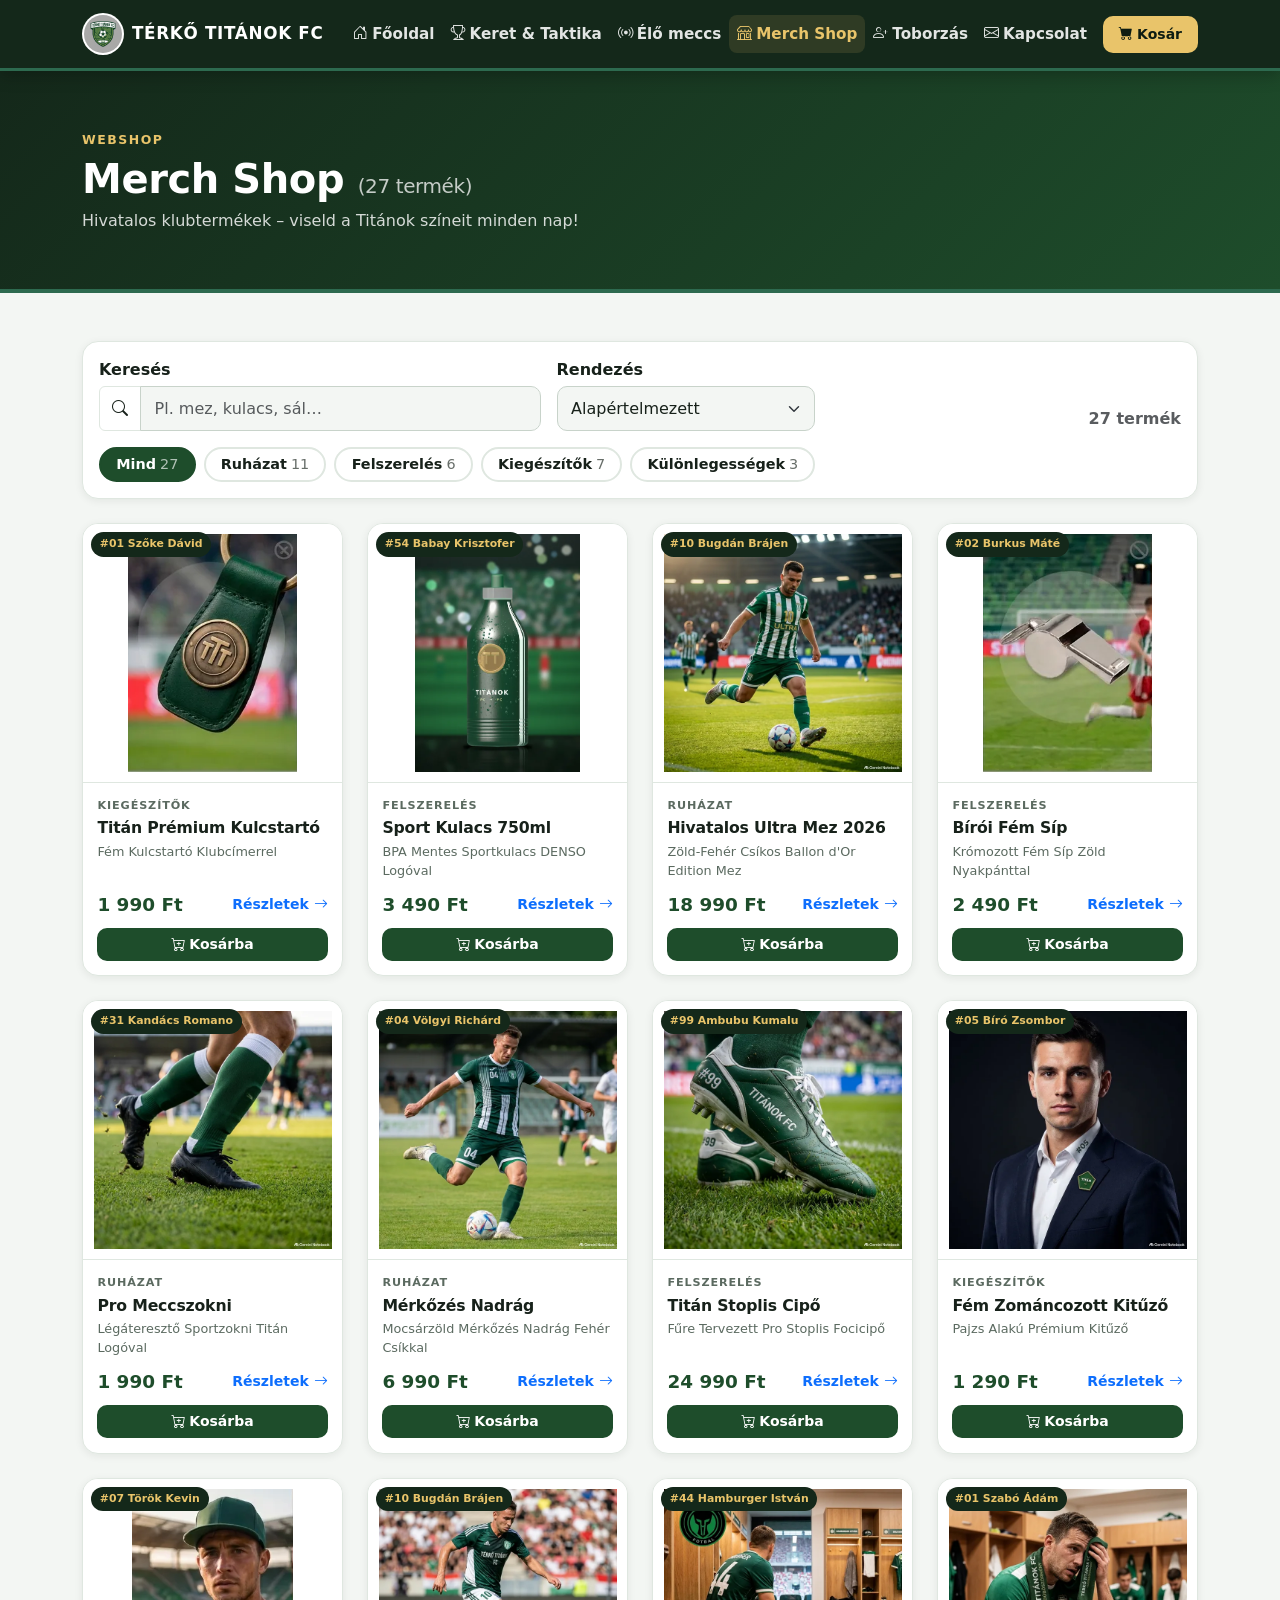
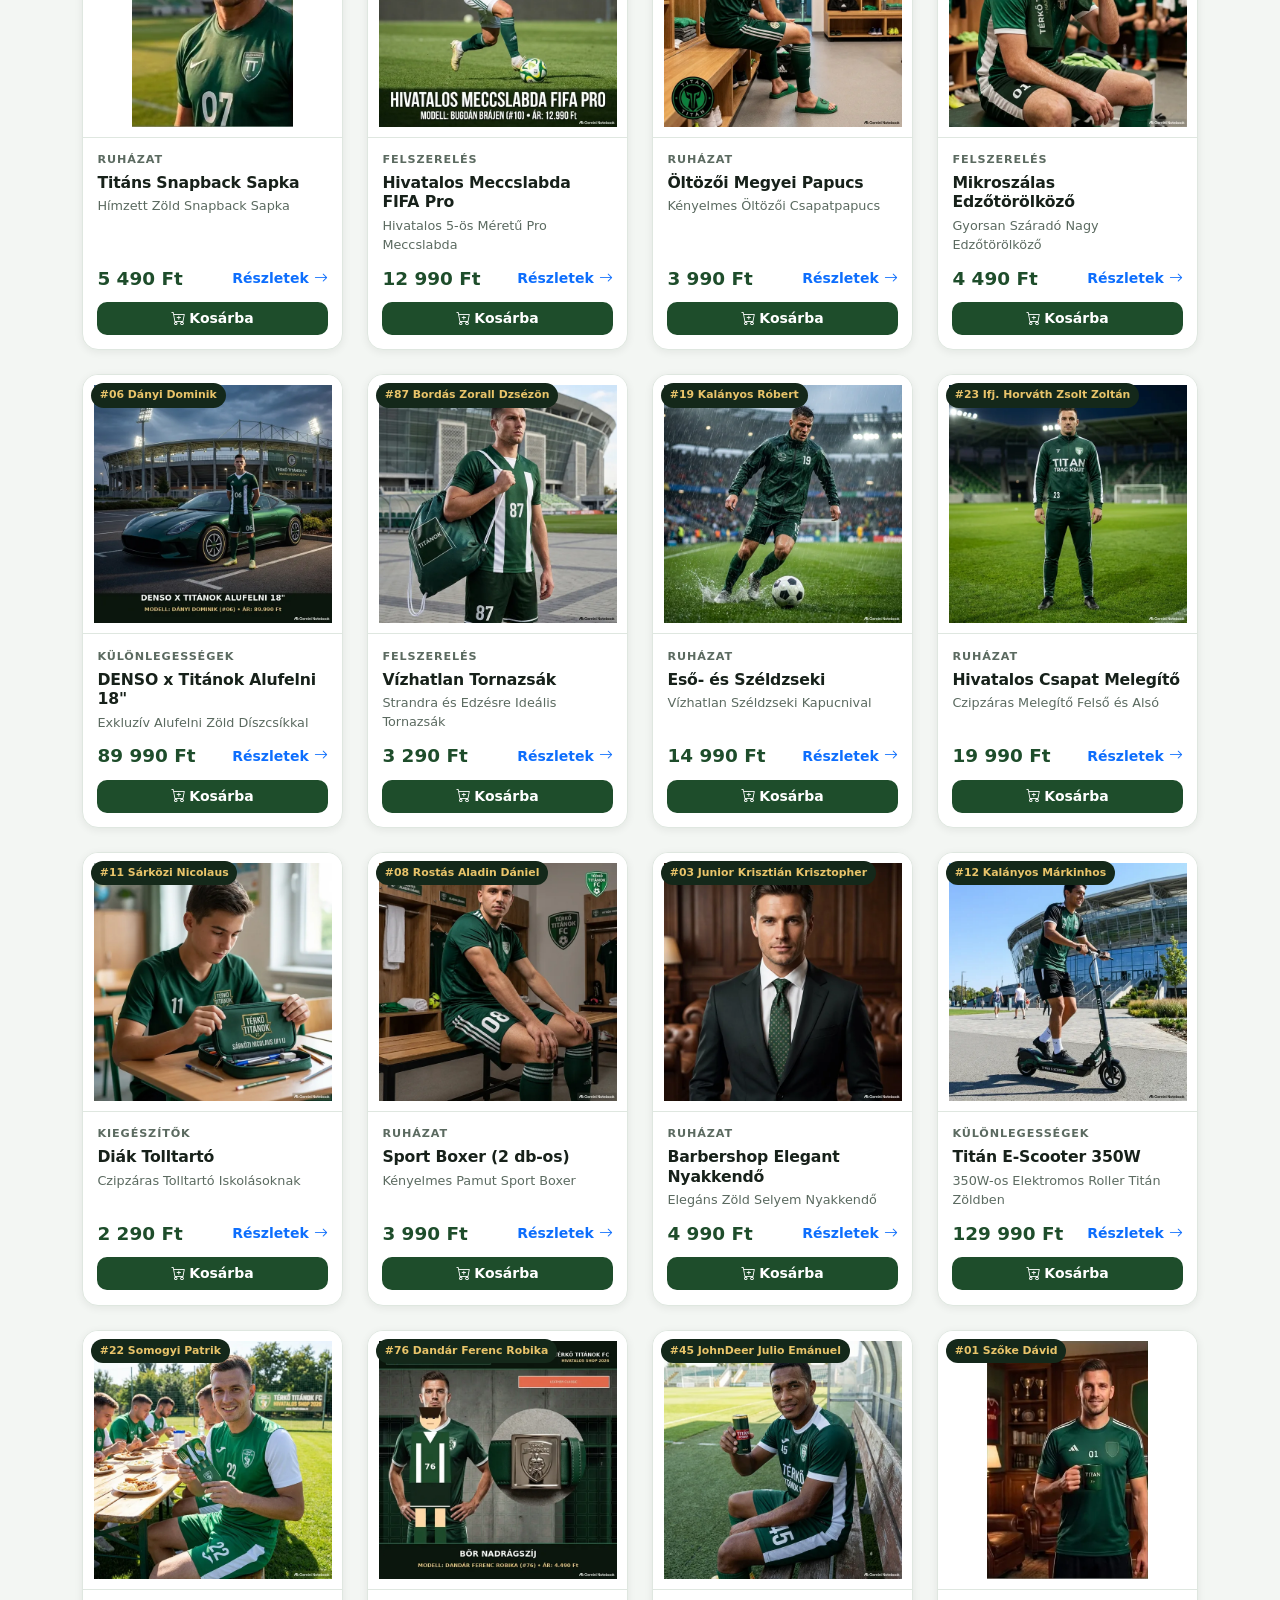
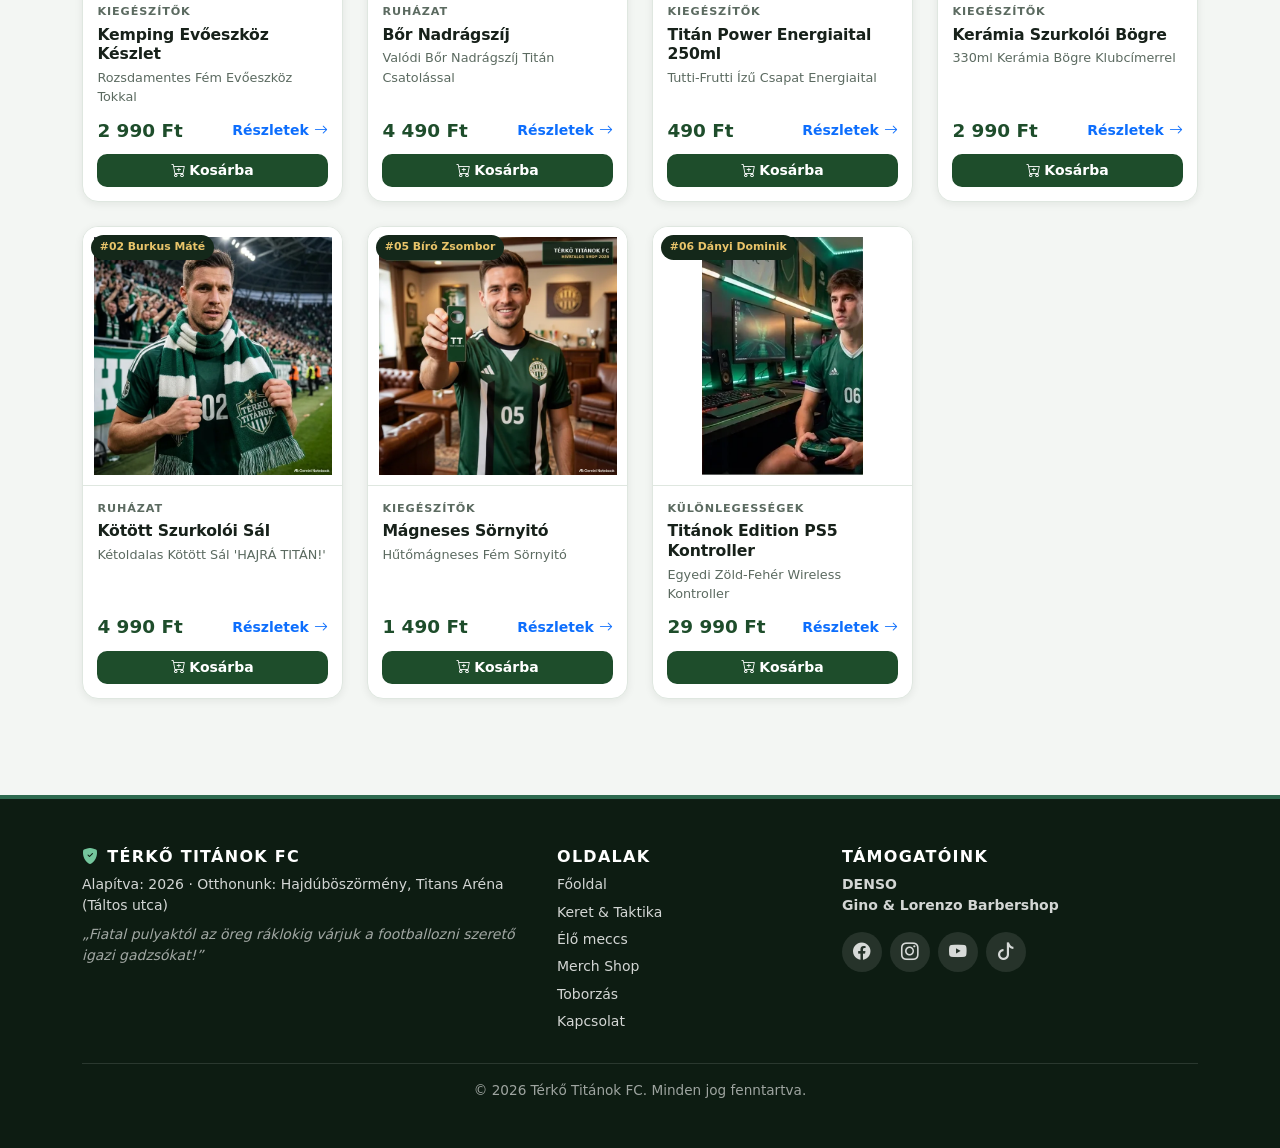
<file: merch.html>
<!DOCTYPE html>
<html lang="hu">
<head>
    <meta charset="UTF-8">
    <meta name="viewport" content="width=device-width, initial-scale=1">
    <title>Merch Shop - Térkő Titánok FC</title>
    <meta name="description" content="A Térkő Titánok FC hivatalos merch shopja: mezek, kiegészítők, felszerelés és különlegességek.">
    <meta name="theme-color" content="#14281a">
    <meta property="og:title" content="Merch Shop - Térkő Titánok FC">
    <meta property="og:description" content="A Térkő Titánok FC hivatalos merch shopja: mezek, kiegészítők, felszerelés és különlegességek.">
    <meta property="og:image" content="img/logo.png">
    <link rel="icon" type="image/png" href="img/favicon.png">
    <link rel="stylesheet" href="vendor/bootstrap/bootstrap.min.css">
    <link rel="stylesheet" href="vendor/bootstrap-icons/bootstrap-icons.min.css">
    <link rel="stylesheet" href="css/style.css">
</head>
<body data-page="shop">
    <a class="skip-link" href="#main">Ugrás a tartalomra</a>

    <!-- A menüt a js/core.js tölti be (NAV_ITEMS) -->
    <div id="site-header"></div>

    <main id="main">
        <header class="page-head">
            <div class="container">
                <span class="eyebrow">Webshop</span>
                <h1>Merch Shop <small class="fs-5 fw-normal opacity-75">(<span data-product-count>27</span> termék)</small></h1>
                <p>Hivatalos klubtermékek – viseld a Titánok színeit minden nap!</p>
            </div>
        </header>

        <div class="container py-4 py-lg-5">
            <section class="shop-toolbar mb-4" aria-label="Szűrők">
                <div class="row g-3 align-items-end">
                    <div class="col-md-6 col-lg-5">
                        <label class="form-label mb-1" for="shop-search">Keresés</label>
                        <div class="input-group">
                            <span class="input-group-text bg-white"><i class="bi bi-search" aria-hidden="true"></i></span>
                            <input type="search" id="shop-search" class="form-control" placeholder="Pl. mez, kulacs, sál…" autocomplete="off">
                        </div>
                    </div>
                    <div class="col-md-6 col-lg-3">
                        <label class="form-label mb-1" for="shop-sort">Rendezés</label>
                        <select id="shop-sort" class="form-select">
                            <option value="default">Alapértelmezett</option>
                            <option value="price-asc">Ár: növekvő</option>
                            <option value="price-desc">Ár: csökkenő</option>
                            <option value="name">Név szerint (A–Z)</option>
                        </select>
                    </div>
                    <div class="col-lg-4 text-lg-end"><span id="shop-count" class="text-muted fw-semibold" aria-live="polite"></span></div>
                    <div class="col-12"><div class="filter-pills" id="shop-filters" role="group" aria-label="Kategória"></div></div>
                </div>
            </section>

            <div class="row g-3 g-lg-4" id="shop-grid"></div>

            <div id="shop-empty" class="text-center py-5" hidden>
                <i class="bi bi-search display-1 text-muted" aria-hidden="true"></i>
                <h2 class="h4 fw-bold mt-3">Nincs a keresésnek megfelelő termék</h2>
                <p class="text-muted">Próbálj másik kifejezést vagy kategóriát.</p>
                <button type="button" class="btn btn-titan-primary" id="shop-reset">Szűrők törlése</button>
            </div>
        </div>
    </main>

    <!-- A láblécet és a kosár-ablakot a js/core.js tölti be -->
    <div id="site-footer"></div>

    <noscript><p class="text-center p-3 mb-0 bg-warning-subtle">A menü, a kosár és a webshop működéséhez engedélyezd a JavaScriptet.</p></noscript>

    <script src="vendor/bootstrap/bootstrap.bundle.min.js"></script>
    <script src="js/config.js"></script>
    <script src="js/products.js"></script>
    <script src="js/core.js"></script>
    <script src="js/cart.js"></script>
    <script src="js/shop.js"></script>
    <script src="js/main.js"></script>
</body>
</html>
</file>
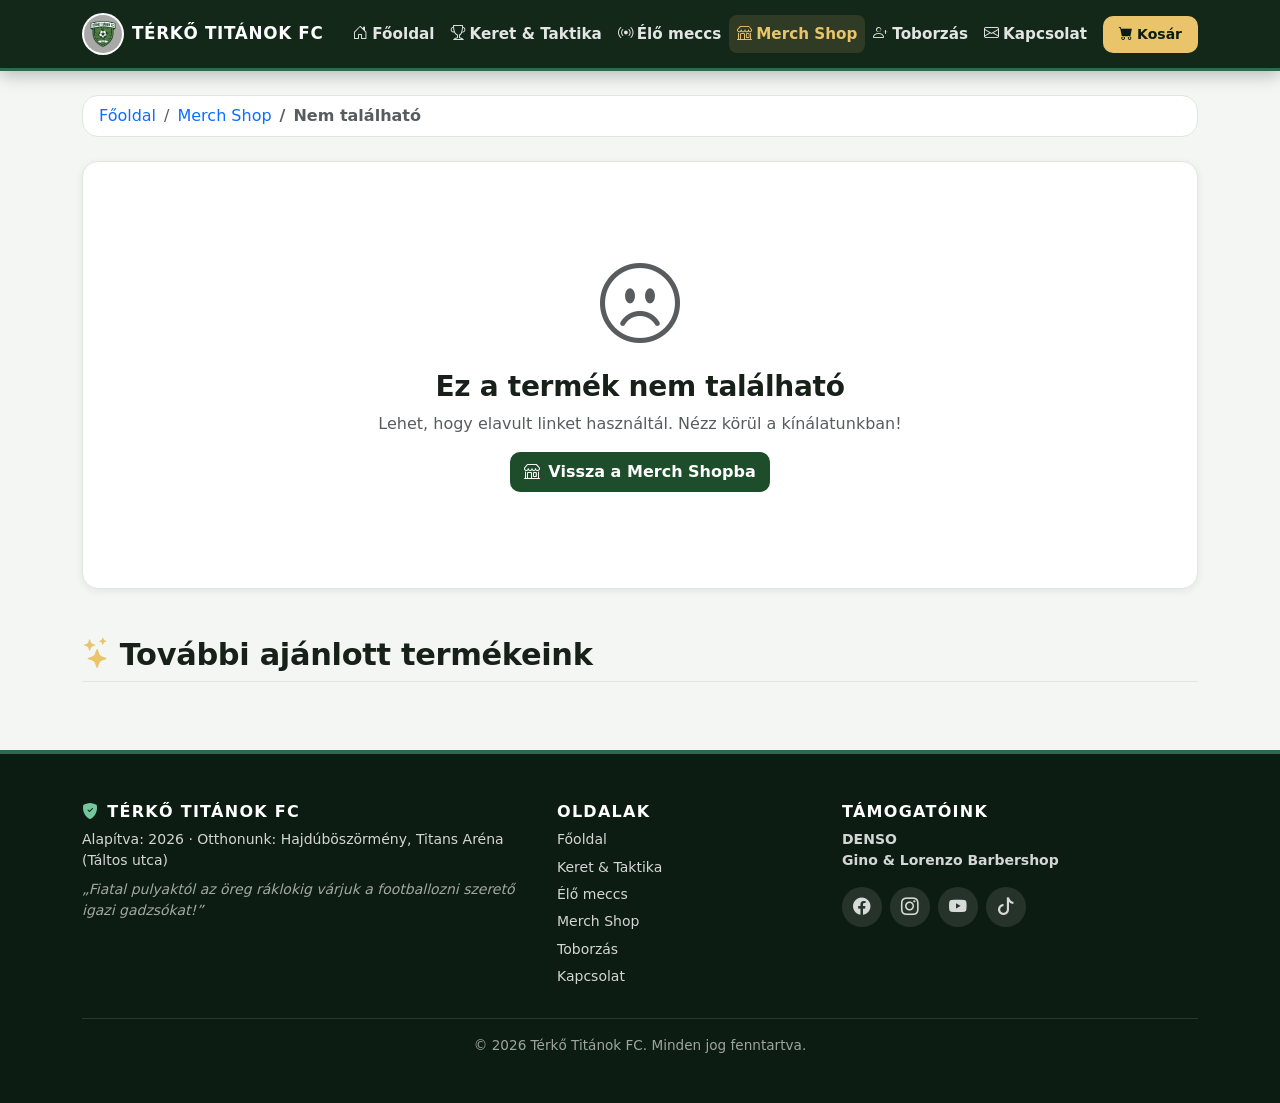
<file: termek.html>
<!DOCTYPE html>
<html lang="hu">
<head>
    <meta charset="UTF-8">
    <meta name="viewport" content="width=device-width, initial-scale=1">
    <title>Termék részletei - Térkő Titánok FC Merch</title>
    <meta name="description" content="Termék részletei a Térkő Titánok FC hivatalos merch shopjában.">
    <meta name="theme-color" content="#14281a">
    <meta property="og:title" content="Termék részletei - Térkő Titánok FC Merch">
    <meta property="og:description" content="Termék részletei a Térkő Titánok FC hivatalos merch shopjában.">
    <meta property="og:image" content="img/logo.png">
    <link rel="icon" type="image/png" href="img/favicon.png">
    <link rel="stylesheet" href="vendor/bootstrap/bootstrap.min.css">
    <link rel="stylesheet" href="vendor/bootstrap-icons/bootstrap-icons.min.css">
    <link rel="stylesheet" href="css/style.css">
</head>
<body data-page="shop">
    <a class="skip-link" href="#main">Ugrás a tartalomra</a>

    <!-- A menüt a js/core.js tölti be (NAV_ITEMS) -->
    <div id="site-header"></div>

    <main id="main">
        <div class="container py-4">
            <nav aria-label="Morzsamenü" class="mb-4">
                <ol class="breadcrumb mb-0 bg-white py-2 px-3 rounded-3 border">
                    <li class="breadcrumb-item"><a href="index.html" class="text-decoration-none">Főoldal</a></li>
                    <li class="breadcrumb-item"><a href="merch.html" class="text-decoration-none">Merch Shop</a></li>
                    <li class="breadcrumb-item active fw-semibold" id="product-breadcrumb-title" aria-current="page">Betöltés…</li>
                </ol>
            </nav>

            <div class="titan-card p-3 p-md-4 p-lg-5 mb-5" id="product-detail">
                <div class="text-center py-5 text-muted">Termék betöltése…</div>
            </div>

            <section aria-labelledby="rec-title">
                <h2 class="section-title border-bottom pb-2" id="rec-title"><i class="bi bi-stars text-gold me-2" aria-hidden="true"></i>További ajánlott termékeink</h2>
                <div class="row g-3 g-lg-4" id="recommended-products-row"></div>
            </section>
        </div>
    </main>

    <!-- A láblécet és a kosár-ablakot a js/core.js tölti be -->
    <div id="site-footer"></div>

    <noscript><p class="text-center p-3 mb-0 bg-warning-subtle">A menü, a kosár és a webshop működéséhez engedélyezd a JavaScriptet.</p></noscript>

    <script src="vendor/bootstrap/bootstrap.bundle.min.js"></script>
    <script src="js/config.js"></script>
    <script src="js/products.js"></script>
    <script src="js/core.js"></script>
    <script src="js/cart.js"></script>
    <script src="js/shop.js"></script>
    <script src="js/main.js"></script>
</body>
</html>
</file>
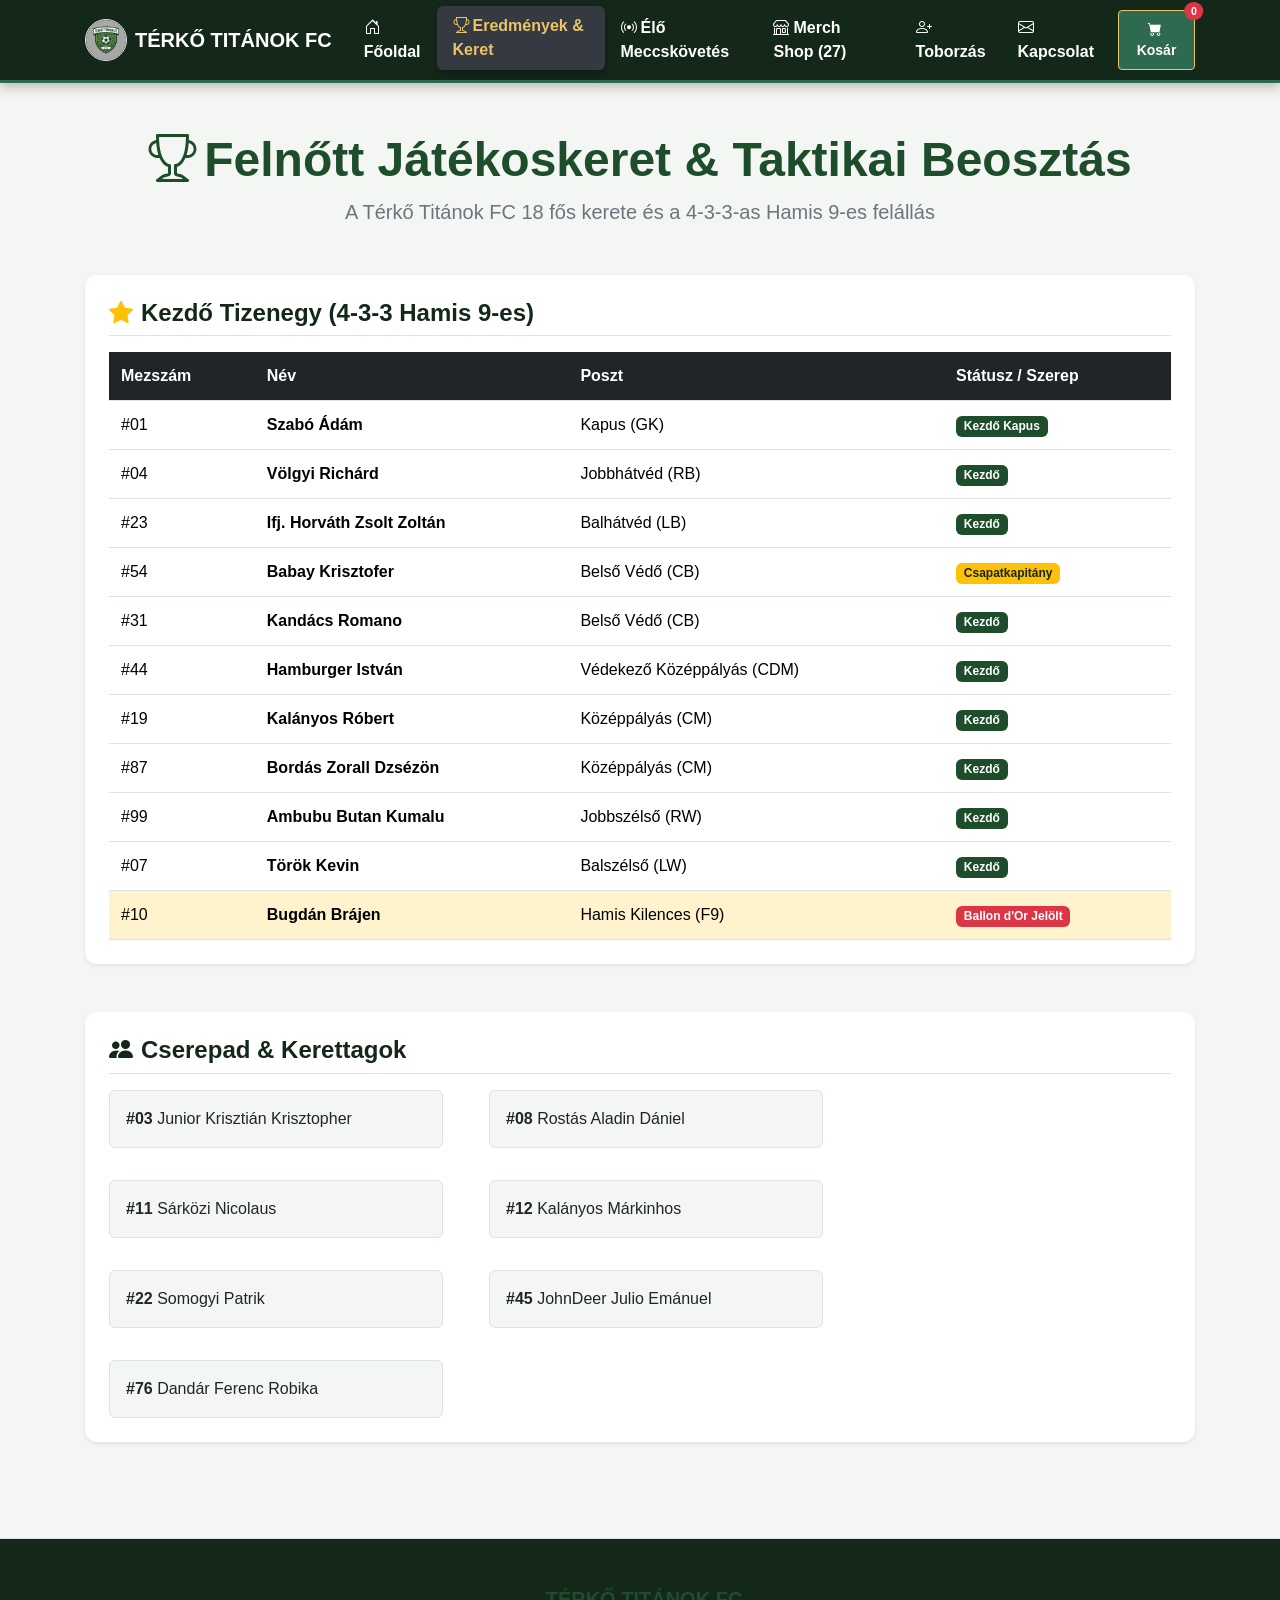
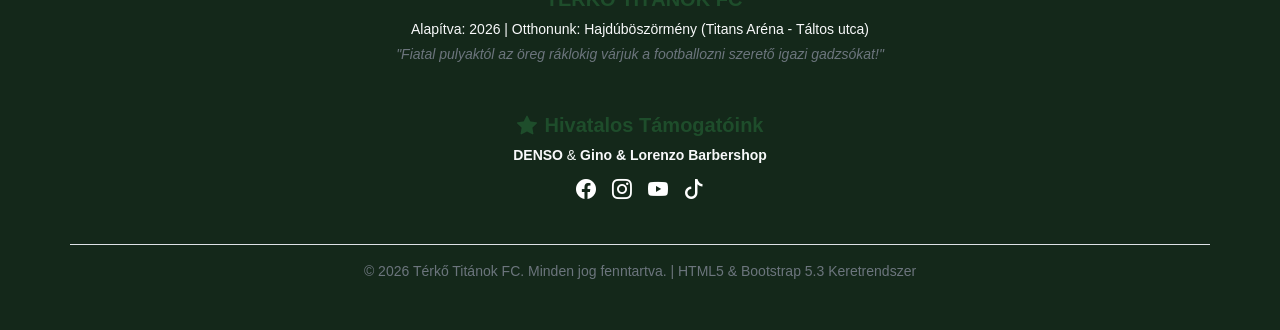
<file: titans vegleges/eredmenyek.html>
<!DOCTYPE html>
<html lang="hu">
<head>
    <meta charset="UTF-8">
    <meta name="viewport" content="width=device-width, initial-scale=1.0">
    <title>Eredmények & Keret - Térkő Titánok FC</title>

    <link href="https://cdn.jsdelivr.net/npm/bootstrap@5.3.3/dist/css/bootstrap.min.css" rel="stylesheet" crossorigin="anonymous">
    <link href="https://cdn.jsdelivr.net/npm/bootstrap-icons@1.11.3/font/bootstrap-icons.min.css" rel="stylesheet">
    <link rel="stylesheet" href="css/bootstrap.min.css">
    <link rel="stylesheet" href="css/style.css">
</head>
<body>
    
    <!-- Navigáció -->
    <nav class="navbar navbar-expand-lg navbar-dark navbar-titan sticky-top">
        <div class="container">
            <a class="navbar-brand fw-bold d-flex align-items-center" href="index.html">
                <img src="img/terko_titanok_logo.png" alt="Térkő Titánok FC Címer" width="42" height="42" class="me-2 rounded-circle border border-white">
                TÉRKŐ TITÁNOK FC
            </a>
            <button class="navbar-toggler" type="button" data-bs-toggle="collapse" data-bs-target="#navbarNav" aria-controls="navbarNav" aria-expanded="false" aria-label="Navigáció váltó">
                <span class="navbar-toggler-icon"></span>
            </button>
            <div class="collapse navbar-collapse" id="navbarNav">
                <ul class="navbar-nav ms-auto align-items-lg-center">
                    
                    <li class="nav-item"><a class="nav-link " href="index.html"><i class="bi bi-house-door me-1"></i>Főoldal</a></li>
                    <li class="nav-item"><a class="nav-link active" href="eredmenyek.html"><i class="bi bi-trophy me-1"></i>Eredmények & Keret</a></li>
                    <li class="nav-item"><a class="nav-link " href="meccs-kovetes.html"><i class="bi bi-broadcast me-1"></i>Élő Meccskövetés</a></li>
                    <li class="nav-item"><a class="nav-link " href="merch.html"><i class="bi bi-shop me-1"></i>Merch Shop (27)</a></li>
                    <li class="nav-item"><a class="nav-link " href="jelentkezes.html"><i class="bi bi-person-plus me-1"></i>Toborzás</a></li>
                    <li class="nav-item"><a class="nav-link " href="kapcsolat.html"><i class="bi bi-envelope me-1"></i>Kapcsolat</a></li>
                    <li class="nav-item ms-lg-2 mt-2 mt-lg-0">
                        <button class="btn btn-cart-nav btn-sm px-3 py-2 position-relative" data-bs-toggle="modal" data-bs-target="#cartModal" title="Kosár megtekintése">
                            <i class="bi bi-cart-fill me-1"></i> Kosár
                            <span id="cart-badge" class="position-absolute top-0 start-100 translate-middle badge rounded-pill bg-danger">0</span>
                        </button>
                    </li>
                </ul>
            </div>
        </div>
    </nav>


    <div class="container py-5">
        <div class="text-center mb-5">
            <h2 class="display-5 fw-bold text-success mb-2"><i class="bi bi-trophy me-2"></i>Felnőtt Játékoskeret & Taktikai Beosztás</h2>
            <p class="lead text-muted">A Térkő Titánok FC 18 fős kerete és a 4-3-3-as Hamis 9-es felállás</p>
        </div>

        <!-- Kezdő 11 Táblázat -->
        <div class="card titan-card p-4 mb-5 shadow-sm">
            <h4 class="fw-bold text-dark border-bottom pb-2 mb-3"><i class="bi bi-star-fill text-warning me-2"></i>Kezdő Tizenegy (4-3-3 Hamis 9-es)</h4>
            <div class="table-responsive">
                <table class="table table-hover align-middle mb-0">
                    <thead class="table-dark">
                        <tr>
                            <th>Mezszám</th>
                            <th>Név</th>
                            <th>Poszt</th>
                            <th>Státusz / Szerep</th>
                        </tr>
                    </thead>
                    <tbody>
                        <tr><td>#01</td><td><strong>Szabó Ádám</strong></td><td>Kapus (GK)</td><td><span class="badge bg-success">Kezdő Kapus</span></td></tr>
                        <tr><td>#04</td><td><strong>Völgyi Richárd</strong></td><td>Jobbhátvéd (RB)</td><td><span class="badge bg-success">Kezdő</span></td></tr>
                        <tr><td>#23</td><td><strong>Ifj. Horváth Zsolt Zoltán</strong></td><td>Balhátvéd (LB)</td><td><span class="badge bg-success">Kezdő</span></td></tr>
                        <tr><td>#54</td><td><strong>Babay Krisztofer</strong></td><td>Belső Védő (CB)</td><td><span class="badge bg-warning text-dark">Csapatkapitány</span></td></tr>
                        <tr><td>#31</td><td><strong>Kandács Romano</strong></td><td>Belső Védő (CB)</td><td><span class="badge bg-success">Kezdő</span></td></tr>
                        <tr><td>#44</td><td><strong>Hamburger István</strong></td><td>Védekező Középpályás (CDM)</td><td><span class="badge bg-success">Kezdő</span></td></tr>
                        <tr><td>#19</td><td><strong>Kalányos Róbert</strong></td><td>Középpályás (CM)</td><td><span class="badge bg-success">Kezdő</span></td></tr>
                        <tr><td>#87</td><td><strong>Bordás Zorall Dzsézön</strong></td><td>Középpályás (CM)</td><td><span class="badge bg-success">Kezdő</span></td></tr>
                        <tr><td>#99</td><td><strong>Ambubu Butan Kumalu</strong></td><td>Jobbszélső (RW)</td><td><span class="badge bg-success">Kezdő</span></td></tr>
                        <tr><td>#07</td><td><strong>Török Kevin</strong></td><td>Balszélső (LW)</td><td><span class="badge bg-success">Kezdő</span></td></tr>
                        <tr class="table-warning"><td>#10</td><td><strong>Bugdán Brájen</strong></td><td>Hamis Kilences (F9)</td><td><span class="badge bg-danger">Ballon d'Or Jelölt</span></td></tr>
                    </tbody>
                </table>
            </div>
        </div>

        <!-- Cseresor -->
        <div class="card titan-card p-4 shadow-sm">
            <h4 class="fw-bold text-dark border-bottom pb-2 mb-3"><i class="bi bi-people-fill me-2"></i>Cserepad & Kerettagok</h4>
            <div class="row g-3">
                <div class="col-md-4"><div class="p-3 border rounded bg-light"><strong>#03</strong> Junior Krisztián Krisztopher</div></div>
                <div class="col-md-4"><div class="p-3 border rounded bg-light"><strong>#08</strong> Rostás Aladin Dániel</div></div>
                <div class="col-md-4"><div class="p-3 border rounded bg-light"><strong>#11</strong> Sárközi Nicolaus</div></div>
                <div class="col-md-4"><div class="p-3 border rounded bg-light"><strong>#12</strong> Kalányos Márkinhos</div></div>
                <div class="col-md-4"><div class="p-3 border rounded bg-light"><strong>#22</strong> Somogyi Patrik</div></div>
                <div class="col-md-4"><div class="p-3 border rounded bg-light"><strong>#45</strong> JohnDeer Julio Emánuel</div></div>
                <div class="col-md-4"><div class="p-3 border rounded bg-light"><strong>#76</strong> Dandár Ferenc Robika</div></div>
            </div>
        </div>
    </div>

    
    <!-- Lábléc -->
    <footer class="bg-dark text-white py-5 mt-5 border-top border-4 border-success">
        <div class="container text-center">
            <div class="row g-4 justify-content-center align-items-center">
                <!-- Bal oldali mező (col-md-6) -->
                <div class="col-md-6 d-flex flex-column align-items-center justify-content-center">
                    <h5 class="fw-bold text-success mb-2"><i class="bi bi-shield-shield me-2"></i>TÉRKŐ TITÁNOK FC</h5>
                    <p class="small text-light mb-1">Alapítva: 2026 | Otthonunk: Hajdúböszörmény (Titans Aréna - Táltos utca)</p>
                    <p class="small text-muted fst-italic mb-0">"Fiatal pulyaktól az öreg ráklokig várjuk a footballozni szerető igazi gadzsókat!"</p>
                </div>
                
                <!-- Jobb oldali mező (col-md-6) -->
                <div class="col-md-6 d-flex flex-column align-items-center justify-content-center">
                    <h5 class="fw-bold text-success mb-2"><i class="bi bi-star-fill me-2"></i>Hivatalos Támogatóink</h5>
                    <p class="small text-light mb-2"><strong>DENSO</strong> & <strong>Gino & Lorenzo Barbershop</strong></p>
                    <div class="d-flex justify-content-center gap-3 fs-5">
                        <a href="#" class="text-white text-decoration-none" title="Facebook"><i class="bi bi-facebook"></i></a>
                        <a href="#" class="text-white text-decoration-none" title="Instagram"><i class="bi bi-instagram"></i></a>
                        <a href="#" class="text-white text-decoration-none" title="YouTube"><i class="bi bi-youtube"></i></a>
                        <a href="#" class="text-white text-decoration-none" title="TikTok"><i class="bi bi-tiktok"></i></a>
                    </div>
                </div>

                <!-- Alsó sáv (col-md-12) -->
                <div class="col-md-12 text-center border-top border-secondary pt-3 mt-3">
                    <p class="small text-muted mb-0">&copy; 2026 Térkő Titánok FC. Minden jog fenntartva. | HTML5 & Bootstrap 5.3 Keretrendszer</p>
                </div>
            </div>
        </div>
    </footer>

    <!-- Kosár Modal -->
    <div class="modal fade" id="cartModal" tabindex="-1" aria-labelledby="cartModalLabel" aria-hidden="true">
        <div class="modal-dialog modal-lg modal-dialog-centered">
            <div class="modal-content">
                <div class="modal-header bg-dark text-white border-bottom border-success border-3">
                    <h5 class="modal-title fw-bold" id="cartModalLabel">
                        <i class="bi bi-cart-check-fill text-success me-2"></i>Kosarad Tartalma
                    </h5>
                    <button type="button" class="btn-close btn-close-white" data-bs-dismiss="modal" aria-label="Bezárás"></button>
                </div>
                <div class="modal-body p-4">
                    <div id="cart-empty-message" class="text-center py-4">
                        <i class="bi bi-cart-x display-1 text-muted"></i>
                        <p class="lead mt-3 text-muted">A kosarad jelenleg üres.</p>
                        <a href="merch.html" class="btn btn-titan-primary mt-2" data-bs-dismiss="modal">Irány a Merch Shop!</a>
                    </div>
                    <div id="cart-items-container" class="d-none">
                        <div class="table-responsive">
                            <table class="table align-middle">
                                <thead class="table-light">
                                    <tr>
                                        <th>Termék</th>
                                        <th>Egységár</th>
                                        <th>Mennyiség</th>
                                        <th>Összesen</th>
                                        <th></th>
                                    </tr>
                                </thead>
                                <tbody id="cart-table-body">
                                </tbody>
                            </table>
                        </div>
                        <div class="d-flex justify-content-between align-items-center pt-3 border-top">
                            <h5 class="fw-bold mb-0">Végösszeg: <span id="cart-total-price" class="text-success fw-extrabold">0 Ft</span></h5>
                            <div>
                                <button onclick="clearCart()" class="btn btn-outline-danger me-2"><i class="bi bi-trash me-1"></i>Kosár Ürítése</button>
                                <button onclick="checkoutCart()" class="btn btn-titan-primary"><i class="bi bi-credit-card me-1"></i>Megrendelés</button>
                            </div>
                        </div>
                    </div>
                </div>
            </div>
        </div>
    </div>


    <script src="https://cdn.jsdelivr.net/npm/bootstrap@5.3.3/dist/js/bootstrap.bundle.min.js" crossorigin="anonymous"></script>
    <script src="js/bootstrap.bundle.min.js"></script>
    <script src="js/main.js"></script>
</body>
</html>
</file>
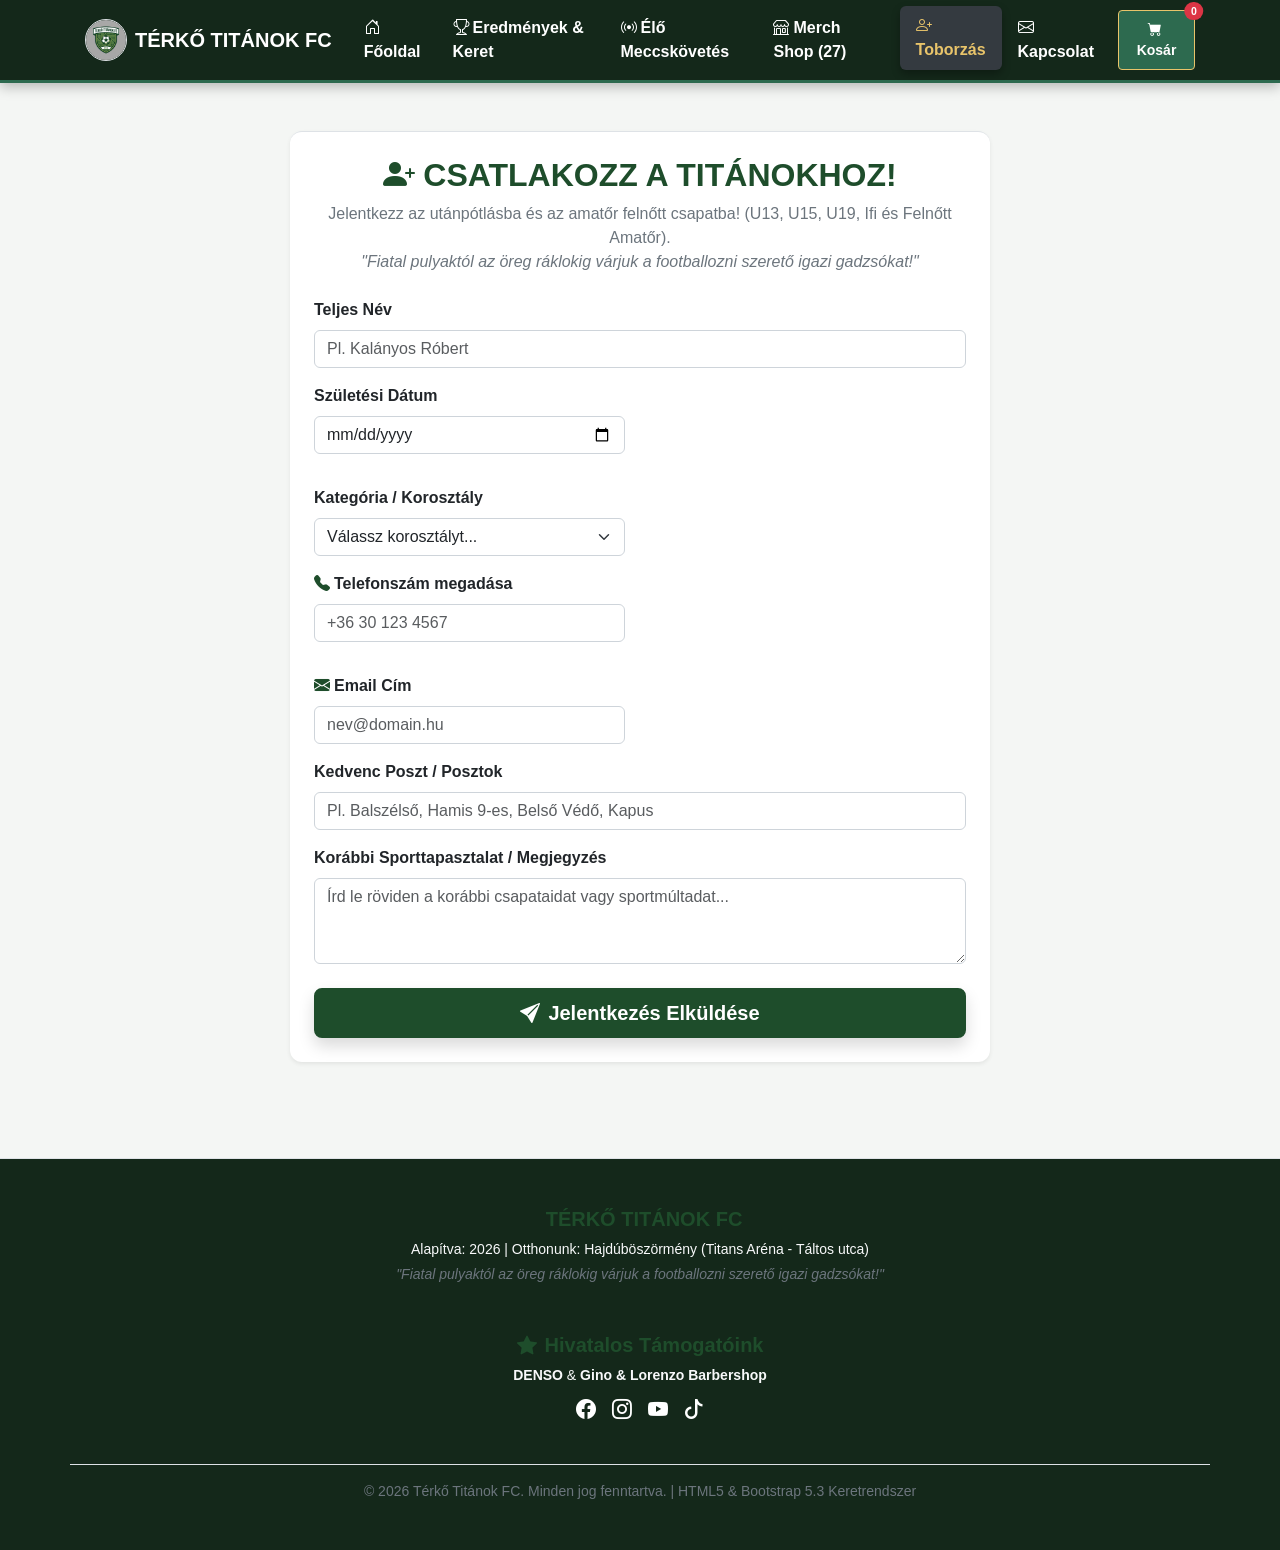
<file: titans vegleges/jelentkezes.html>
<!DOCTYPE html>
<html lang="hu">
<head>
    <meta charset="UTF-8">
    <meta name="viewport" content="width=device-width, initial-scale=1.0">
    <title>Toborzás & Jelentkezés - Térkő Titánok FC</title>

    <link href="https://cdn.jsdelivr.net/npm/bootstrap@5.3.3/dist/css/bootstrap.min.css" rel="stylesheet" crossorigin="anonymous">
    <link href="https://cdn.jsdelivr.net/npm/bootstrap-icons@1.11.3/font/bootstrap-icons.min.css" rel="stylesheet">
    <link rel="stylesheet" href="css/bootstrap.min.css">
    <link rel="stylesheet" href="css/style.css">
</head>
<body>
    
    <!-- Navigáció -->
    <nav class="navbar navbar-expand-lg navbar-dark navbar-titan sticky-top">
        <div class="container">
            <a class="navbar-brand fw-bold d-flex align-items-center" href="index.html">
                <img src="img/terko_titanok_logo.png" alt="Térkő Titánok FC Címer" width="42" height="42" class="me-2 rounded-circle border border-white">
                TÉRKŐ TITÁNOK FC
            </a>
            <button class="navbar-toggler" type="button" data-bs-toggle="collapse" data-bs-target="#navbarNav" aria-controls="navbarNav" aria-expanded="false" aria-label="Navigáció váltó">
                <span class="navbar-toggler-icon"></span>
            </button>
            <div class="collapse navbar-collapse" id="navbarNav">
                <ul class="navbar-nav ms-auto align-items-lg-center">
                    
                    <li class="nav-item"><a class="nav-link " href="index.html"><i class="bi bi-house-door me-1"></i>Főoldal</a></li>
                    <li class="nav-item"><a class="nav-link " href="eredmenyek.html"><i class="bi bi-trophy me-1"></i>Eredmények & Keret</a></li>
                    <li class="nav-item"><a class="nav-link " href="meccs-kovetes.html"><i class="bi bi-broadcast me-1"></i>Élő Meccskövetés</a></li>
                    <li class="nav-item"><a class="nav-link " href="merch.html"><i class="bi bi-shop me-1"></i>Merch Shop (27)</a></li>
                    <li class="nav-item"><a class="nav-link active" href="jelentkezes.html"><i class="bi bi-person-plus me-1"></i>Toborzás</a></li>
                    <li class="nav-item"><a class="nav-link " href="kapcsolat.html"><i class="bi bi-envelope me-1"></i>Kapcsolat</a></li>
                    <li class="nav-item ms-lg-2 mt-2 mt-lg-0">
                        <button class="btn btn-cart-nav btn-sm px-3 py-2 position-relative" data-bs-toggle="modal" data-bs-target="#cartModal" title="Kosár megtekintése">
                            <i class="bi bi-cart-fill me-1"></i> Kosár
                            <span id="cart-badge" class="position-absolute top-0 start-100 translate-middle badge rounded-pill bg-danger">0</span>
                        </button>
                    </li>
                </ul>
            </div>
        </div>
    </nav>


    <div class="container py-5">
        <div class="max-w-700 mx-auto card titan-card p-4 p-md-5 border-top border-5 border-success shadow-sm">
            <h2 class="fw-bold text-center text-success mb-2"><i class="bi bi-person-plus-fill me-2"></i>CSATLAKOZZ A TITÁNOKHOZ!</h2>
            <p class="text-center text-muted mb-4">Jelentkezz az utánpótlásba és az amatőr felnőtt csapatba! (U13, U15, U19, Ifi és Felnőtt Amatőr).<br><em>"Fiatal pulyaktól az öreg ráklokig várjuk a footballozni szerető igazi gadzsókat!"</em></p>
            
            <form onsubmit="handleApplicationSubmit(event)">
                <div class="mb-3">
                    <label class="form-label fw-bold">Teljes Név</label>
                    <input type="text" class="form-control" required placeholder="Pl. Kalányos Róbert">
                </div>
                
                <div class="row g-3 mb-3">
                    <div class="col-md-6">
                        <label class="form-label fw-bold">Születési Dátum</label>
                        <input type="date" class="form-control" required>
                    </div>
                    <div class="col-md-6">
                        <label class="form-label fw-bold">Kategória / Korosztály</label>
                        <select class="form-select" required>
                            <option value="">Válassz korosztályt...</option>
                            <option>U13 Utánpótlás</option>
                            <option>U15 Utánpótlás</option>
                            <option>U19 Utánpótlás</option>
                            <option>Ifjúsági (Ifi)</option>
                            <option>Felnőtt Amatőr Csapat</option>
                        </select>
                    </div>
                </div>

                <!-- TELEFONSZÁM MEGADÁSA (KÖTELEZŐ FIELD) -->
                <div class="row g-3 mb-3">
                    <div class="col-md-6">
                        <label class="form-label fw-bold"><i class="bi bi-telephone-fill me-1 text-success"></i>Telefonszám megadása</label>
                        <input type="tel" class="form-control" required placeholder="+36 30 123 4567">
                    </div>
                    <div class="col-md-6">
                        <label class="form-label fw-bold"><i class="bi bi-envelope-fill me-1 text-success"></i>Email Cím</label>
                        <input type="email" class="form-control" required placeholder="nev@domain.hu">
                    </div>
                </div>

                <div class="mb-3">
                    <label class="form-label fw-bold">Kedvenc Poszt / Posztok</label>
                    <input type="text" class="form-control" placeholder="Pl. Balszélső, Hamis 9-es, Belső Védő, Kapus">
                </div>

                <div class="mb-4">
                    <label class="form-label fw-bold">Korábbi Sporttapasztalat / Megjegyzés</label>
                    <textarea class="form-control" rows="3" placeholder="Írd le röviden a korábbi csapataidat vagy sportmúltadat..."></textarea>
                </div>

                <button type="submit" class="btn btn-titan-primary w-100 btn-lg shadow">
                    <i class="bi bi-send-fill me-2"></i>Jelentkezés Elküldése
                </button>
            </form>
        </div>
    </div>

    
    <!-- Lábléc -->
    <footer class="bg-dark text-white py-5 mt-5 border-top border-4 border-success">
        <div class="container text-center">
            <div class="row g-4 justify-content-center align-items-center">
                <!-- Bal oldali mező (col-md-6) -->
                <div class="col-md-6 d-flex flex-column align-items-center justify-content-center">
                    <h5 class="fw-bold text-success mb-2"><i class="bi bi-shield-shield me-2"></i>TÉRKŐ TITÁNOK FC</h5>
                    <p class="small text-light mb-1">Alapítva: 2026 | Otthonunk: Hajdúböszörmény (Titans Aréna - Táltos utca)</p>
                    <p class="small text-muted fst-italic mb-0">"Fiatal pulyaktól az öreg ráklokig várjuk a footballozni szerető igazi gadzsókat!"</p>
                </div>
                
                <!-- Jobb oldali mező (col-md-6) -->
                <div class="col-md-6 d-flex flex-column align-items-center justify-content-center">
                    <h5 class="fw-bold text-success mb-2"><i class="bi bi-star-fill me-2"></i>Hivatalos Támogatóink</h5>
                    <p class="small text-light mb-2"><strong>DENSO</strong> & <strong>Gino & Lorenzo Barbershop</strong></p>
                    <div class="d-flex justify-content-center gap-3 fs-5">
                        <a href="#" class="text-white text-decoration-none" title="Facebook"><i class="bi bi-facebook"></i></a>
                        <a href="#" class="text-white text-decoration-none" title="Instagram"><i class="bi bi-instagram"></i></a>
                        <a href="#" class="text-white text-decoration-none" title="YouTube"><i class="bi bi-youtube"></i></a>
                        <a href="#" class="text-white text-decoration-none" title="TikTok"><i class="bi bi-tiktok"></i></a>
                    </div>
                </div>

                <!-- Alsó sáv (col-md-12) -->
                <div class="col-md-12 text-center border-top border-secondary pt-3 mt-3">
                    <p class="small text-muted mb-0">&copy; 2026 Térkő Titánok FC. Minden jog fenntartva. | HTML5 & Bootstrap 5.3 Keretrendszer</p>
                </div>
            </div>
        </div>
    </footer>

    <!-- Kosár Modal -->
    <div class="modal fade" id="cartModal" tabindex="-1" aria-labelledby="cartModalLabel" aria-hidden="true">
        <div class="modal-dialog modal-lg modal-dialog-centered">
            <div class="modal-content">
                <div class="modal-header bg-dark text-white border-bottom border-success border-3">
                    <h5 class="modal-title fw-bold" id="cartModalLabel">
                        <i class="bi bi-cart-check-fill text-success me-2"></i>Kosarad Tartalma
                    </h5>
                    <button type="button" class="btn-close btn-close-white" data-bs-dismiss="modal" aria-label="Bezárás"></button>
                </div>
                <div class="modal-body p-4">
                    <div id="cart-empty-message" class="text-center py-4">
                        <i class="bi bi-cart-x display-1 text-muted"></i>
                        <p class="lead mt-3 text-muted">A kosarad jelenleg üres.</p>
                        <a href="merch.html" class="btn btn-titan-primary mt-2" data-bs-dismiss="modal">Irány a Merch Shop!</a>
                    </div>
                    <div id="cart-items-container" class="d-none">
                        <div class="table-responsive">
                            <table class="table align-middle">
                                <thead class="table-light">
                                    <tr>
                                        <th>Termék</th>
                                        <th>Egységár</th>
                                        <th>Mennyiség</th>
                                        <th>Összesen</th>
                                        <th></th>
                                    </tr>
                                </thead>
                                <tbody id="cart-table-body">
                                </tbody>
                            </table>
                        </div>
                        <div class="d-flex justify-content-between align-items-center pt-3 border-top">
                            <h5 class="fw-bold mb-0">Végösszeg: <span id="cart-total-price" class="text-success fw-extrabold">0 Ft</span></h5>
                            <div>
                                <button onclick="clearCart()" class="btn btn-outline-danger me-2"><i class="bi bi-trash me-1"></i>Kosár Ürítése</button>
                                <button onclick="checkoutCart()" class="btn btn-titan-primary"><i class="bi bi-credit-card me-1"></i>Megrendelés</button>
                            </div>
                        </div>
                    </div>
                </div>
            </div>
        </div>
    </div>


    <script src="https://cdn.jsdelivr.net/npm/bootstrap@5.3.3/dist/js/bootstrap.bundle.min.js" crossorigin="anonymous"></script>
    <script src="js/bootstrap.bundle.min.js"></script>
    <script src="js/main.js"></script>
</body>
</html>
</file>
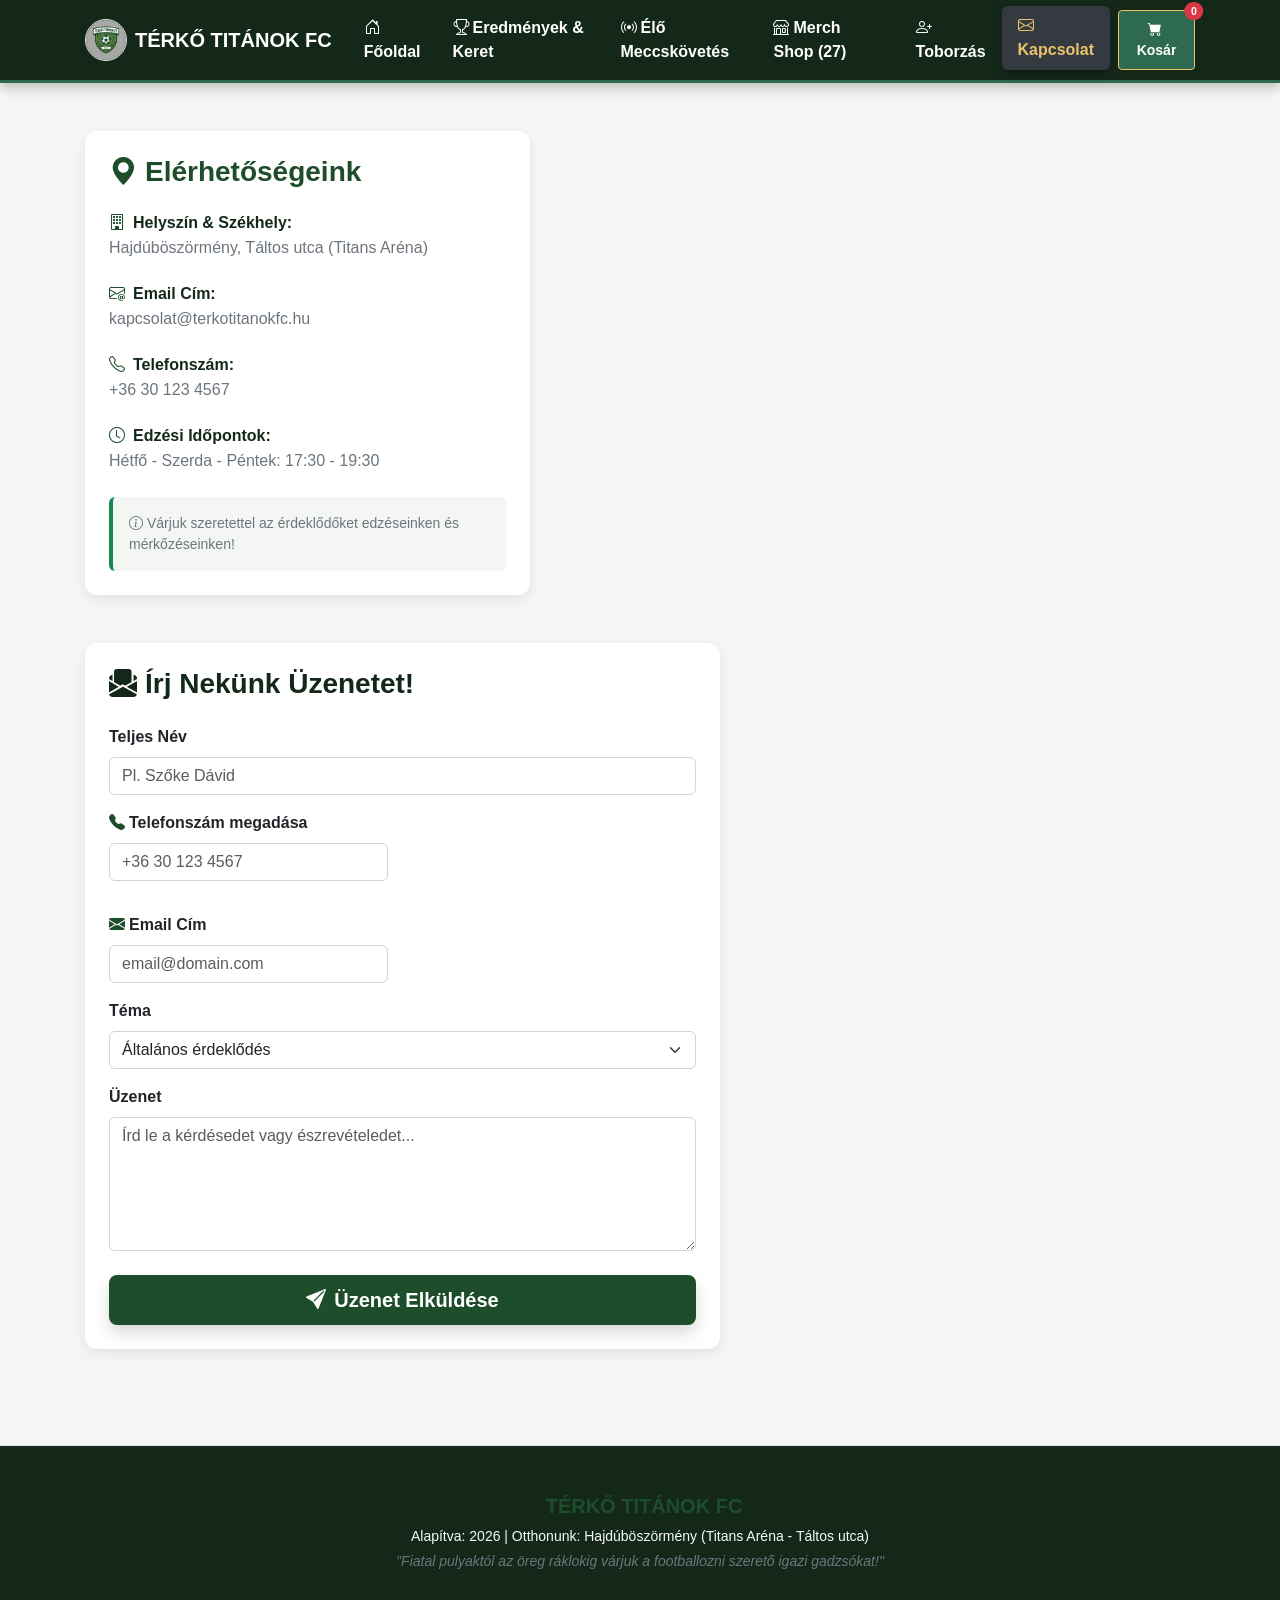
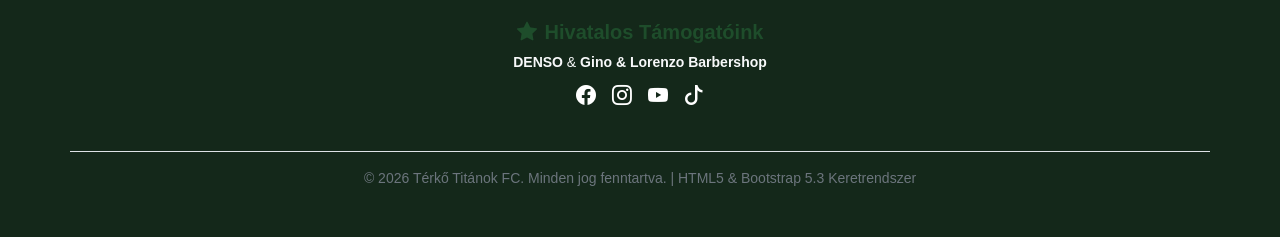
<file: titans vegleges/kapcsolat.html>
<!DOCTYPE html>
<html lang="hu">
<head>
    <meta charset="UTF-8">
    <meta name="viewport" content="width=device-width, initial-scale=1.0">
    <title>Kapcsolat - Térkő Titánok FC</title>

    <link href="https://cdn.jsdelivr.net/npm/bootstrap@5.3.3/dist/css/bootstrap.min.css" rel="stylesheet" crossorigin="anonymous">
    <link href="https://cdn.jsdelivr.net/npm/bootstrap-icons@1.11.3/font/bootstrap-icons.min.css" rel="stylesheet">
    <link rel="stylesheet" href="css/bootstrap.min.css">
    <link rel="stylesheet" href="css/style.css">
</head>
<body>
    
    <!-- Navigáció -->
    <nav class="navbar navbar-expand-lg navbar-dark navbar-titan sticky-top">
        <div class="container">
            <a class="navbar-brand fw-bold d-flex align-items-center" href="index.html">
                <img src="img/terko_titanok_logo.png" alt="Térkő Titánok FC Címer" width="42" height="42" class="me-2 rounded-circle border border-white">
                TÉRKŐ TITÁNOK FC
            </a>
            <button class="navbar-toggler" type="button" data-bs-toggle="collapse" data-bs-target="#navbarNav" aria-controls="navbarNav" aria-expanded="false" aria-label="Navigáció váltó">
                <span class="navbar-toggler-icon"></span>
            </button>
            <div class="collapse navbar-collapse" id="navbarNav">
                <ul class="navbar-nav ms-auto align-items-lg-center">
                    
                    <li class="nav-item"><a class="nav-link " href="index.html"><i class="bi bi-house-door me-1"></i>Főoldal</a></li>
                    <li class="nav-item"><a class="nav-link " href="eredmenyek.html"><i class="bi bi-trophy me-1"></i>Eredmények & Keret</a></li>
                    <li class="nav-item"><a class="nav-link " href="meccs-kovetes.html"><i class="bi bi-broadcast me-1"></i>Élő Meccskövetés</a></li>
                    <li class="nav-item"><a class="nav-link " href="merch.html"><i class="bi bi-shop me-1"></i>Merch Shop (27)</a></li>
                    <li class="nav-item"><a class="nav-link " href="jelentkezes.html"><i class="bi bi-person-plus me-1"></i>Toborzás</a></li>
                    <li class="nav-item"><a class="nav-link active" href="kapcsolat.html"><i class="bi bi-envelope me-1"></i>Kapcsolat</a></li>
                    <li class="nav-item ms-lg-2 mt-2 mt-lg-0">
                        <button class="btn btn-cart-nav btn-sm px-3 py-2 position-relative" data-bs-toggle="modal" data-bs-target="#cartModal" title="Kosár megtekintése">
                            <i class="bi bi-cart-fill me-1"></i> Kosár
                            <span id="cart-badge" class="position-absolute top-0 start-100 translate-middle badge rounded-pill bg-danger">0</span>
                        </button>
                    </li>
                </ul>
            </div>
        </div>
    </nav>


    <div class="container py-5">
        <div class="row g-4">
            <div class="col-md-5">
                <div class="card titan-card p-4 h-100">
                    <h3 class="fw-bold text-success mb-4"><i class="bi bi-geo-alt-fill me-2"></i>Elérhetőségeink</h3>
                    
                    <div class="mb-4">
                        <h6 class="fw-bold text-dark mb-1"><i class="bi bi-building me-2 text-success"></i>Helyszín & Székhely:</h6>
                        <p class="text-muted mb-0">Hajdúböszörmény, Táltos utca (Titans Aréna)</p>
                    </div>

                    <div class="mb-4">
                        <h6 class="fw-bold text-dark mb-1"><i class="bi bi-envelope-at me-2 text-success"></i>Email Cím:</h6>
                        <p class="text-muted mb-0">kapcsolat@terkotitanokfc.hu</p>
                    </div>

                    <div class="mb-4">
                        <h6 class="fw-bold text-dark mb-1"><i class="bi bi-telephone me-2 text-success"></i>Telefonszám:</h6>
                        <p class="text-muted mb-0">+36 30 123 4567</p>
                    </div>

                    <div class="mb-4">
                        <h6 class="fw-bold text-dark mb-1"><i class="bi bi-clock me-2 text-success"></i>Edzési Időpontok:</h6>
                        <p class="text-muted mb-0">Hétfő - Szerda - Péntek: 17:30 - 19:30</p>
                    </div>

                    <div class="mt-auto p-3 bg-light rounded border-start border-4 border-success">
                        <p class="small text-muted mb-0"><i class="bi bi-info-circle me-1"></i>Várjuk szeretettel az érdeklődőket edzéseinken és mérkőzéseinken!</p>
                    </div>
                </div>
            </div>

            <div class="col-md-7">
                <div class="card titan-card p-4">
                    <h3 class="fw-bold text-dark mb-4"><i class="bi bi-envelope-paper-fill me-2"></i>Írj Nekünk Üzenetet!</h3>
                    
                    <form onsubmit="alert('Üzeneted elküldtük! Hamarosan válaszolunk.'); event.preventDefault();">
                        <div class="mb-3">
                            <label class="form-label fw-bold">Teljes Név</label>
                            <input type="text" class="form-control" required placeholder="Pl. Szőke Dávid">
                        </div>

                        <!-- TELEFONSZÁM MEGADÁSA (KÖTELEZŐ FIELD) -->
                        <div class="row g-3 mb-3">
                            <div class="col-md-6">
                                <label class="form-label fw-bold"><i class="bi bi-telephone-fill me-1 text-success"></i>Telefonszám megadása</label>
                                <input type="tel" class="form-control" required placeholder="+36 30 123 4567">
                            </div>
                            <div class="col-md-6">
                                <label class="form-label fw-bold"><i class="bi bi-envelope-fill me-1 text-success"></i>Email Cím</label>
                                <input type="email" class="form-control" required placeholder="email@domain.com">
                            </div>
                        </div>

                        <div class="mb-3">
                            <label class="form-label fw-bold">Téma</label>
                            <select class="form-select">
                                <option>Általános érdeklődés</option>
                                <option>Szponzoráció & Támogatás</option>
                                <option>Merch rendelés kérdés</option>
                                <option>Sajtó & Média</option>
                            </select>
                        </div>

                        <div class="mb-4">
                            <label class="form-label fw-bold">Üzenet</label>
                            <textarea class="form-control" rows="5" required placeholder="Írd le a kérdésedet vagy észrevételedet..."></textarea>
                        </div>

                        <button type="submit" class="btn btn-titan-primary w-100 btn-lg shadow">
                            <i class="bi bi-send-fill me-2"></i>Üzenet Elküldése
                        </button>
                    </form>
                </div>
            </div>
        </div>
    </div>

    
    <!-- Lábléc -->
    <footer class="bg-dark text-white py-5 mt-5 border-top border-4 border-success">
        <div class="container text-center">
            <div class="row g-4 justify-content-center align-items-center">
                <!-- Bal oldali mező (col-md-6) -->
                <div class="col-md-6 d-flex flex-column align-items-center justify-content-center">
                    <h5 class="fw-bold text-success mb-2"><i class="bi bi-shield-shield me-2"></i>TÉRKŐ TITÁNOK FC</h5>
                    <p class="small text-light mb-1">Alapítva: 2026 | Otthonunk: Hajdúböszörmény (Titans Aréna - Táltos utca)</p>
                    <p class="small text-muted fst-italic mb-0">"Fiatal pulyaktól az öreg ráklokig várjuk a footballozni szerető igazi gadzsókat!"</p>
                </div>
                
                <!-- Jobb oldali mező (col-md-6) -->
                <div class="col-md-6 d-flex flex-column align-items-center justify-content-center">
                    <h5 class="fw-bold text-success mb-2"><i class="bi bi-star-fill me-2"></i>Hivatalos Támogatóink</h5>
                    <p class="small text-light mb-2"><strong>DENSO</strong> & <strong>Gino & Lorenzo Barbershop</strong></p>
                    <div class="d-flex justify-content-center gap-3 fs-5">
                        <a href="#" class="text-white text-decoration-none" title="Facebook"><i class="bi bi-facebook"></i></a>
                        <a href="#" class="text-white text-decoration-none" title="Instagram"><i class="bi bi-instagram"></i></a>
                        <a href="#" class="text-white text-decoration-none" title="YouTube"><i class="bi bi-youtube"></i></a>
                        <a href="#" class="text-white text-decoration-none" title="TikTok"><i class="bi bi-tiktok"></i></a>
                    </div>
                </div>

                <!-- Alsó sáv (col-md-12) -->
                <div class="col-md-12 text-center border-top border-secondary pt-3 mt-3">
                    <p class="small text-muted mb-0">&copy; 2026 Térkő Titánok FC. Minden jog fenntartva. | HTML5 & Bootstrap 5.3 Keretrendszer</p>
                </div>
            </div>
        </div>
    </footer>

    <!-- Kosár Modal -->
    <div class="modal fade" id="cartModal" tabindex="-1" aria-labelledby="cartModalLabel" aria-hidden="true">
        <div class="modal-dialog modal-lg modal-dialog-centered">
            <div class="modal-content">
                <div class="modal-header bg-dark text-white border-bottom border-success border-3">
                    <h5 class="modal-title fw-bold" id="cartModalLabel">
                        <i class="bi bi-cart-check-fill text-success me-2"></i>Kosarad Tartalma
                    </h5>
                    <button type="button" class="btn-close btn-close-white" data-bs-dismiss="modal" aria-label="Bezárás"></button>
                </div>
                <div class="modal-body p-4">
                    <div id="cart-empty-message" class="text-center py-4">
                        <i class="bi bi-cart-x display-1 text-muted"></i>
                        <p class="lead mt-3 text-muted">A kosarad jelenleg üres.</p>
                        <a href="merch.html" class="btn btn-titan-primary mt-2" data-bs-dismiss="modal">Irány a Merch Shop!</a>
                    </div>
                    <div id="cart-items-container" class="d-none">
                        <div class="table-responsive">
                            <table class="table align-middle">
                                <thead class="table-light">
                                    <tr>
                                        <th>Termék</th>
                                        <th>Egységár</th>
                                        <th>Mennyiség</th>
                                        <th>Összesen</th>
                                        <th></th>
                                    </tr>
                                </thead>
                                <tbody id="cart-table-body">
                                </tbody>
                            </table>
                        </div>
                        <div class="d-flex justify-content-between align-items-center pt-3 border-top">
                            <h5 class="fw-bold mb-0">Végösszeg: <span id="cart-total-price" class="text-success fw-extrabold">0 Ft</span></h5>
                            <div>
                                <button onclick="clearCart()" class="btn btn-outline-danger me-2"><i class="bi bi-trash me-1"></i>Kosár Ürítése</button>
                                <button onclick="checkoutCart()" class="btn btn-titan-primary"><i class="bi bi-credit-card me-1"></i>Megrendelés</button>
                            </div>
                        </div>
                    </div>
                </div>
            </div>
        </div>
    </div>


    <script src="https://cdn.jsdelivr.net/npm/bootstrap@5.3.3/dist/js/bootstrap.bundle.min.js" crossorigin="anonymous"></script>
    <script src="js/bootstrap.bundle.min.js"></script>
    <script src="js/main.js"></script>
</body>
</html>
</file>
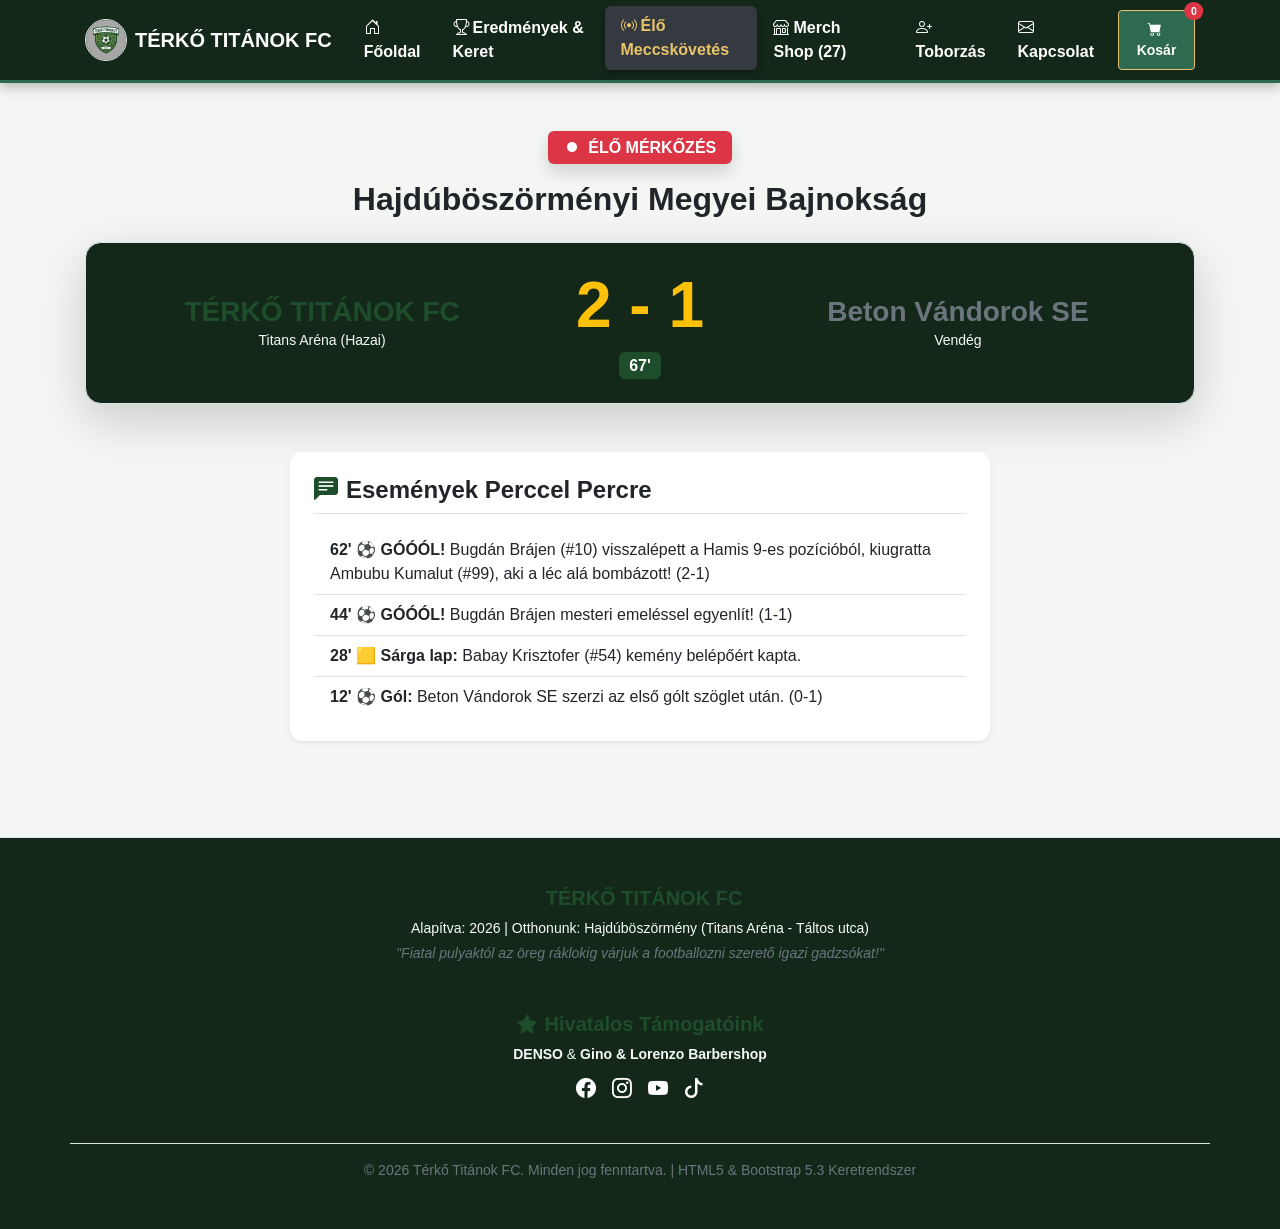
<file: titans vegleges/meccs-kovetes.html>
<!DOCTYPE html>
<html lang="hu">
<head>
    <meta charset="UTF-8">
    <meta name="viewport" content="width=device-width, initial-scale=1.0">
    <title>Élő Meccskövetés - Térkő Titánok FC</title>

    <link href="https://cdn.jsdelivr.net/npm/bootstrap@5.3.3/dist/css/bootstrap.min.css" rel="stylesheet" crossorigin="anonymous">
    <link href="https://cdn.jsdelivr.net/npm/bootstrap-icons@1.11.3/font/bootstrap-icons.min.css" rel="stylesheet">
    <link rel="stylesheet" href="css/bootstrap.min.css">
    <link rel="stylesheet" href="css/style.css">
</head>
<body>
    
    <!-- Navigáció -->
    <nav class="navbar navbar-expand-lg navbar-dark navbar-titan sticky-top">
        <div class="container">
            <a class="navbar-brand fw-bold d-flex align-items-center" href="index.html">
                <img src="img/terko_titanok_logo.png" alt="Térkő Titánok FC Címer" width="42" height="42" class="me-2 rounded-circle border border-white">
                TÉRKŐ TITÁNOK FC
            </a>
            <button class="navbar-toggler" type="button" data-bs-toggle="collapse" data-bs-target="#navbarNav" aria-controls="navbarNav" aria-expanded="false" aria-label="Navigáció váltó">
                <span class="navbar-toggler-icon"></span>
            </button>
            <div class="collapse navbar-collapse" id="navbarNav">
                <ul class="navbar-nav ms-auto align-items-lg-center">
                    
                    <li class="nav-item"><a class="nav-link " href="index.html"><i class="bi bi-house-door me-1"></i>Főoldal</a></li>
                    <li class="nav-item"><a class="nav-link " href="eredmenyek.html"><i class="bi bi-trophy me-1"></i>Eredmények & Keret</a></li>
                    <li class="nav-item"><a class="nav-link active" href="meccs-kovetes.html"><i class="bi bi-broadcast me-1"></i>Élő Meccskövetés</a></li>
                    <li class="nav-item"><a class="nav-link " href="merch.html"><i class="bi bi-shop me-1"></i>Merch Shop (27)</a></li>
                    <li class="nav-item"><a class="nav-link " href="jelentkezes.html"><i class="bi bi-person-plus me-1"></i>Toborzás</a></li>
                    <li class="nav-item"><a class="nav-link " href="kapcsolat.html"><i class="bi bi-envelope me-1"></i>Kapcsolat</a></li>
                    <li class="nav-item ms-lg-2 mt-2 mt-lg-0">
                        <button class="btn btn-cart-nav btn-sm px-3 py-2 position-relative" data-bs-toggle="modal" data-bs-target="#cartModal" title="Kosár megtekintése">
                            <i class="bi bi-cart-fill me-1"></i> Kosár
                            <span id="cart-badge" class="position-absolute top-0 start-100 translate-middle badge rounded-pill bg-danger">0</span>
                        </button>
                    </li>
                </ul>
            </div>
        </div>
    </nav>


    <div class="container py-5 text-center">
        <span class="badge bg-danger mb-3 px-3 py-2 text-uppercase fs-6 shadow"><i class="bi bi-record-fill me-1"></i> Élő Mérkőzés</span>
        <h2 class="fw-bold mb-4">Hajdúböszörményi Megyei Bajnokság</h2>

        <!-- Élő Eredménytábla -->
        <div class="bg-dark text-white p-4 p-md-5 rounded-4 shadow-lg mb-5 border border-success border-3">
            <div class="row align-items-center">
                <div class="col-md-5">
                    <h3 class="fw-bold text-success mb-0">TÉRKŐ TITÁNOK FC</h3>
                    <small class="text-light">Titans Aréna (Hazai)</small>
                </div>
                <div class="col-md-2 my-3 my-md-0">
                    <h1 class="display-3 fw-bold text-warning mb-0">2 - 1</h1>
                    <div id="live-match-timer" class="badge bg-success fs-6 mt-2">67'</div>
                </div>
                <div class="col-md-5">
                    <h3 class="fw-bold text-secondary mb-0">Beton Vándorok SE</h3>
                    <small class="text-light">Vendég</small>
                </div>
            </div>
        </div>

        <!-- Percek és események -->
        <div class="text-start card titan-card p-4 shadow-sm max-w-700 mx-auto">
            <h4 class="fw-bold border-bottom pb-2 mb-3"><i class="bi bi-chat-left-text-fill me-2 text-success"></i>Események Perccel Percre</h4>
            <ul class="list-group list-group-flush">
                <li class="list-group-item bg-transparent"><strong>62' ⚽ GÓÓÓL!</strong> Bugdán Brájen (#10) visszalépett a Hamis 9-es pozícióból, kiugratta Ambubu Kumalut (#99), aki a léc alá bombázott! (2-1)</li>
                <li class="list-group-item bg-transparent"><strong>44' ⚽ GÓÓÓL!</strong> Bugdán Brájen mesteri emeléssel egyenlít! (1-1)</li>
                <li class="list-group-item bg-transparent"><strong>28' 🟨 Sárga lap:</strong> Babay Krisztofer (#54) kemény belépőért kapta.</li>
                <li class="list-group-item bg-transparent"><strong>12' ⚽ Gól:</strong> Beton Vándorok SE szerzi az első gólt szöglet után. (0-1)</li>
            </ul>
        </div>
    </div>

    
    <!-- Lábléc -->
    <footer class="bg-dark text-white py-5 mt-5 border-top border-4 border-success">
        <div class="container text-center">
            <div class="row g-4 justify-content-center align-items-center">
                <!-- Bal oldali mező (col-md-6) -->
                <div class="col-md-6 d-flex flex-column align-items-center justify-content-center">
                    <h5 class="fw-bold text-success mb-2"><i class="bi bi-shield-shield me-2"></i>TÉRKŐ TITÁNOK FC</h5>
                    <p class="small text-light mb-1">Alapítva: 2026 | Otthonunk: Hajdúböszörmény (Titans Aréna - Táltos utca)</p>
                    <p class="small text-muted fst-italic mb-0">"Fiatal pulyaktól az öreg ráklokig várjuk a footballozni szerető igazi gadzsókat!"</p>
                </div>
                
                <!-- Jobb oldali mező (col-md-6) -->
                <div class="col-md-6 d-flex flex-column align-items-center justify-content-center">
                    <h5 class="fw-bold text-success mb-2"><i class="bi bi-star-fill me-2"></i>Hivatalos Támogatóink</h5>
                    <p class="small text-light mb-2"><strong>DENSO</strong> & <strong>Gino & Lorenzo Barbershop</strong></p>
                    <div class="d-flex justify-content-center gap-3 fs-5">
                        <a href="#" class="text-white text-decoration-none" title="Facebook"><i class="bi bi-facebook"></i></a>
                        <a href="#" class="text-white text-decoration-none" title="Instagram"><i class="bi bi-instagram"></i></a>
                        <a href="#" class="text-white text-decoration-none" title="YouTube"><i class="bi bi-youtube"></i></a>
                        <a href="#" class="text-white text-decoration-none" title="TikTok"><i class="bi bi-tiktok"></i></a>
                    </div>
                </div>

                <!-- Alsó sáv (col-md-12) -->
                <div class="col-md-12 text-center border-top border-secondary pt-3 mt-3">
                    <p class="small text-muted mb-0">&copy; 2026 Térkő Titánok FC. Minden jog fenntartva. | HTML5 & Bootstrap 5.3 Keretrendszer</p>
                </div>
            </div>
        </div>
    </footer>

    <!-- Kosár Modal -->
    <div class="modal fade" id="cartModal" tabindex="-1" aria-labelledby="cartModalLabel" aria-hidden="true">
        <div class="modal-dialog modal-lg modal-dialog-centered">
            <div class="modal-content">
                <div class="modal-header bg-dark text-white border-bottom border-success border-3">
                    <h5 class="modal-title fw-bold" id="cartModalLabel">
                        <i class="bi bi-cart-check-fill text-success me-2"></i>Kosarad Tartalma
                    </h5>
                    <button type="button" class="btn-close btn-close-white" data-bs-dismiss="modal" aria-label="Bezárás"></button>
                </div>
                <div class="modal-body p-4">
                    <div id="cart-empty-message" class="text-center py-4">
                        <i class="bi bi-cart-x display-1 text-muted"></i>
                        <p class="lead mt-3 text-muted">A kosarad jelenleg üres.</p>
                        <a href="merch.html" class="btn btn-titan-primary mt-2" data-bs-dismiss="modal">Irány a Merch Shop!</a>
                    </div>
                    <div id="cart-items-container" class="d-none">
                        <div class="table-responsive">
                            <table class="table align-middle">
                                <thead class="table-light">
                                    <tr>
                                        <th>Termék</th>
                                        <th>Egységár</th>
                                        <th>Mennyiség</th>
                                        <th>Összesen</th>
                                        <th></th>
                                    </tr>
                                </thead>
                                <tbody id="cart-table-body">
                                </tbody>
                            </table>
                        </div>
                        <div class="d-flex justify-content-between align-items-center pt-3 border-top">
                            <h5 class="fw-bold mb-0">Végösszeg: <span id="cart-total-price" class="text-success fw-extrabold">0 Ft</span></h5>
                            <div>
                                <button onclick="clearCart()" class="btn btn-outline-danger me-2"><i class="bi bi-trash me-1"></i>Kosár Ürítése</button>
                                <button onclick="checkoutCart()" class="btn btn-titan-primary"><i class="bi bi-credit-card me-1"></i>Megrendelés</button>
                            </div>
                        </div>
                    </div>
                </div>
            </div>
        </div>
    </div>


    <script src="https://cdn.jsdelivr.net/npm/bootstrap@5.3.3/dist/js/bootstrap.bundle.min.js" crossorigin="anonymous"></script>
    <script src="js/bootstrap.bundle.min.js"></script>
    <script src="js/main.js"></script>
</body>
</html>
</file>
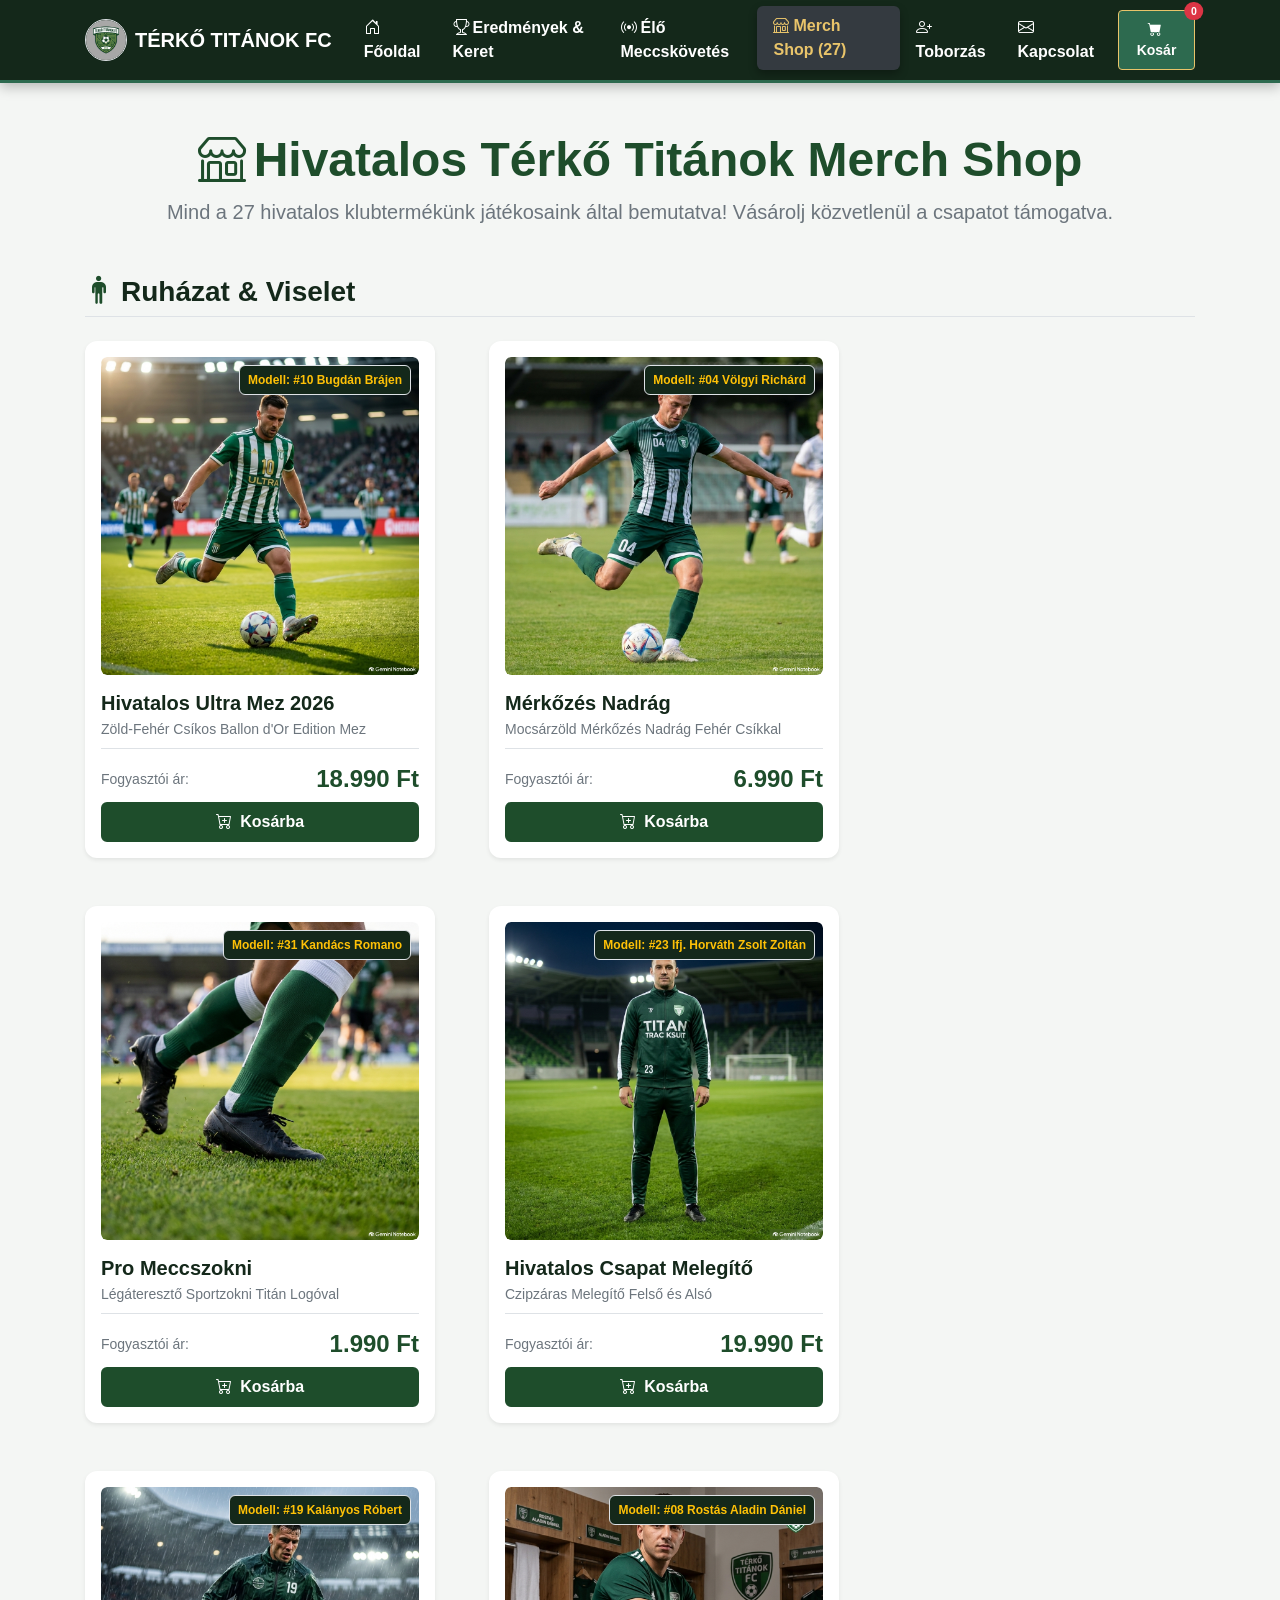
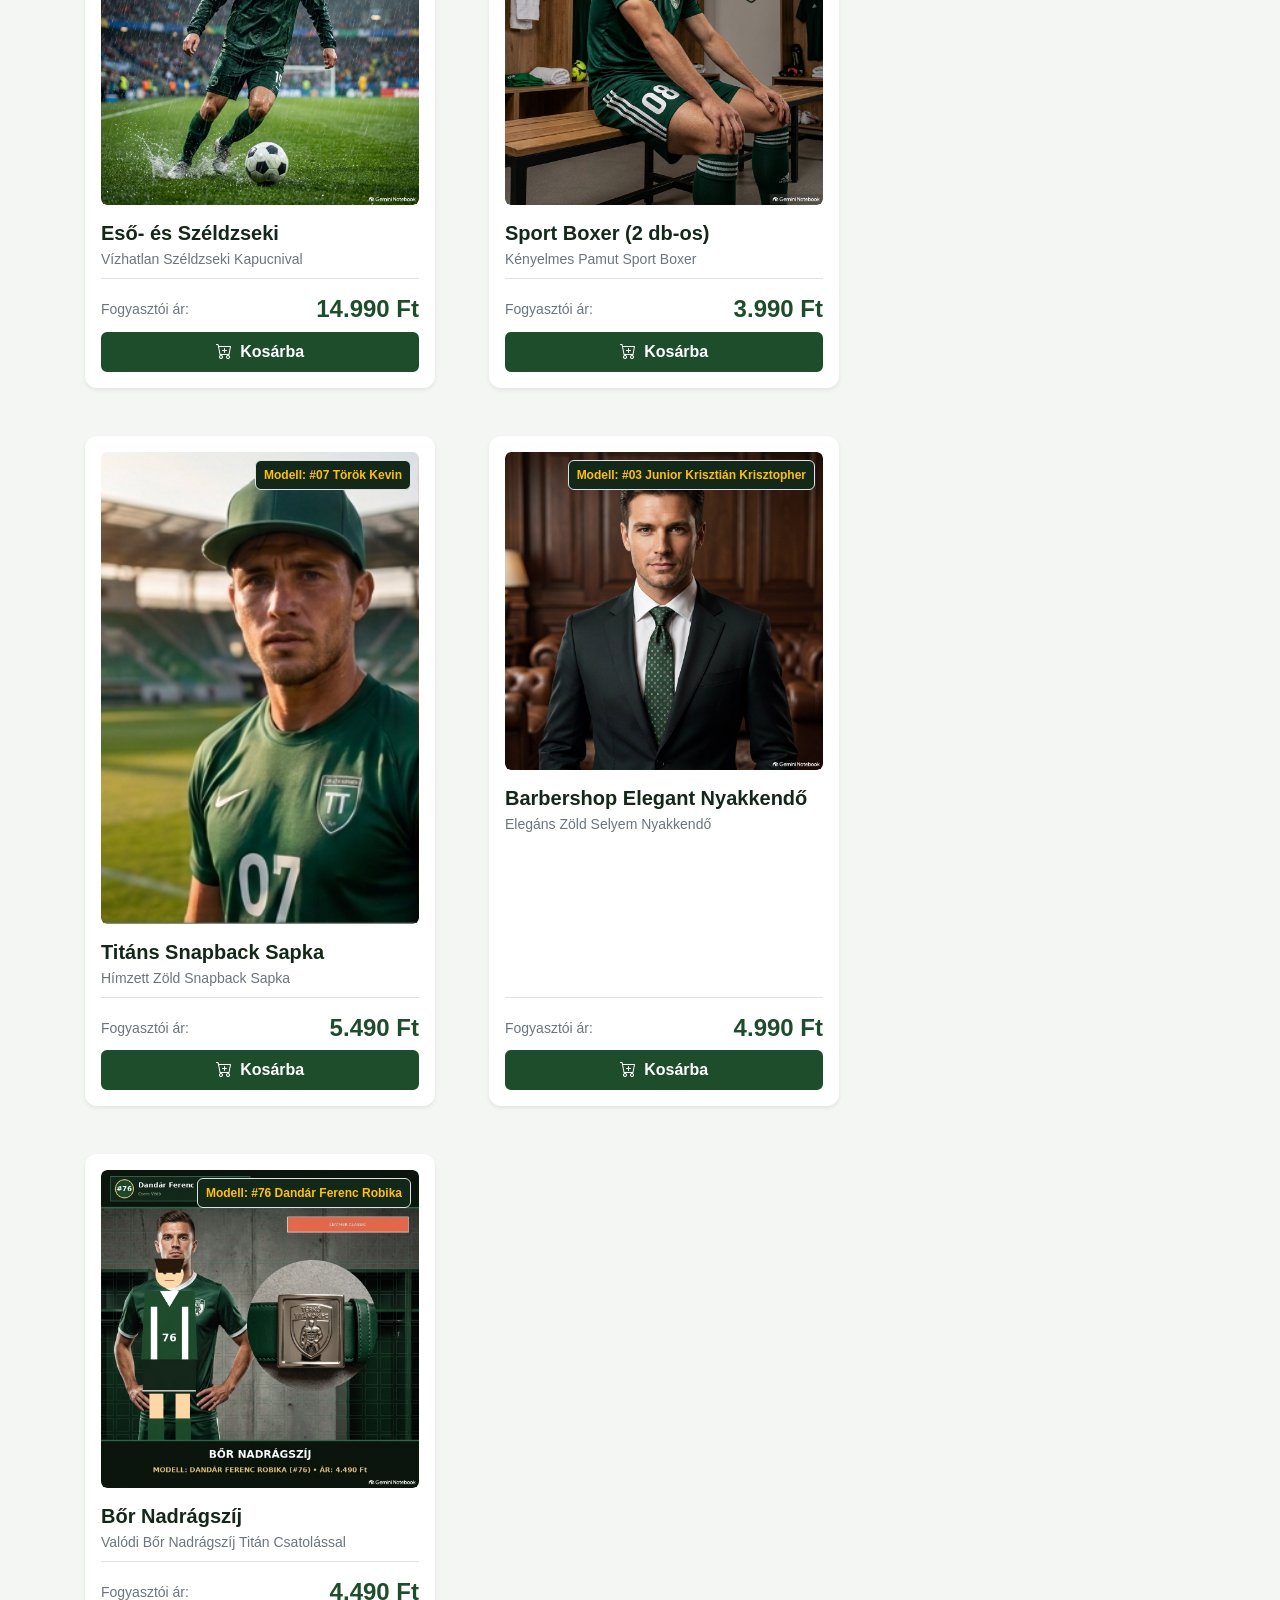
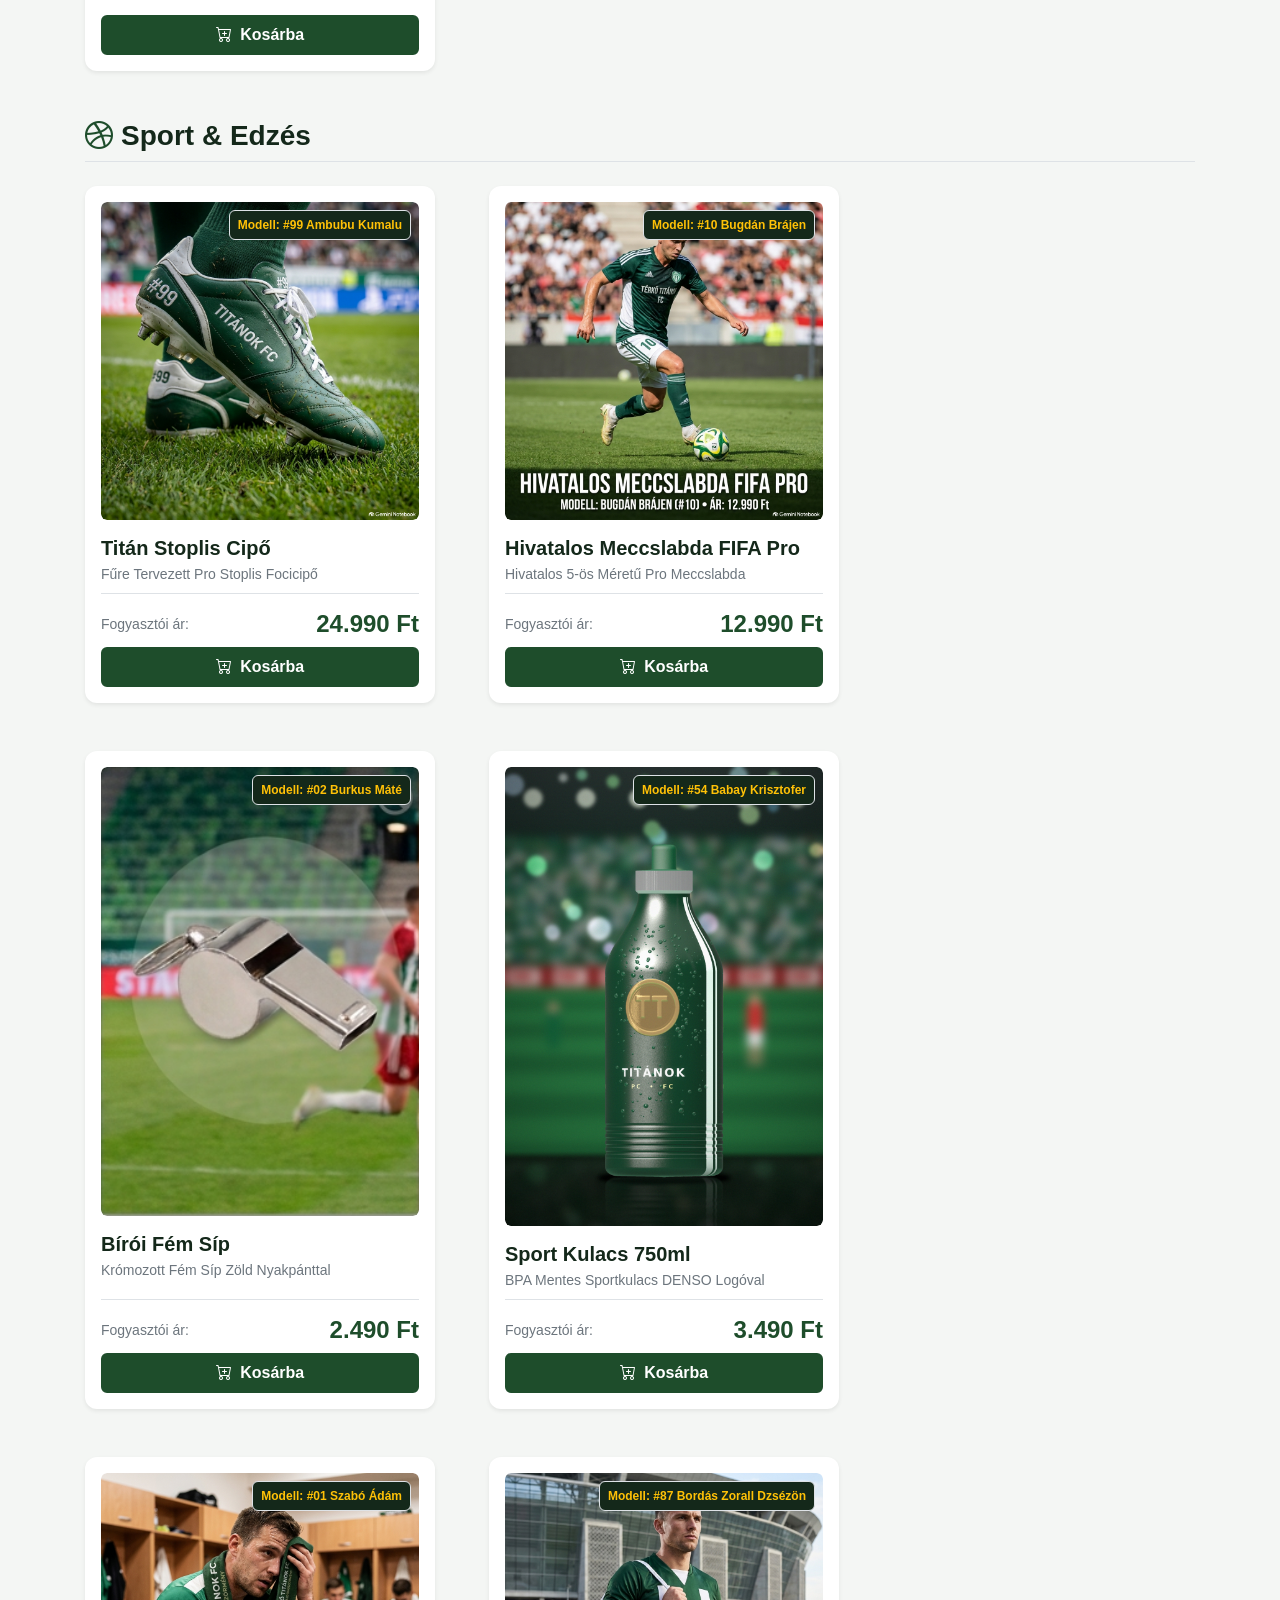
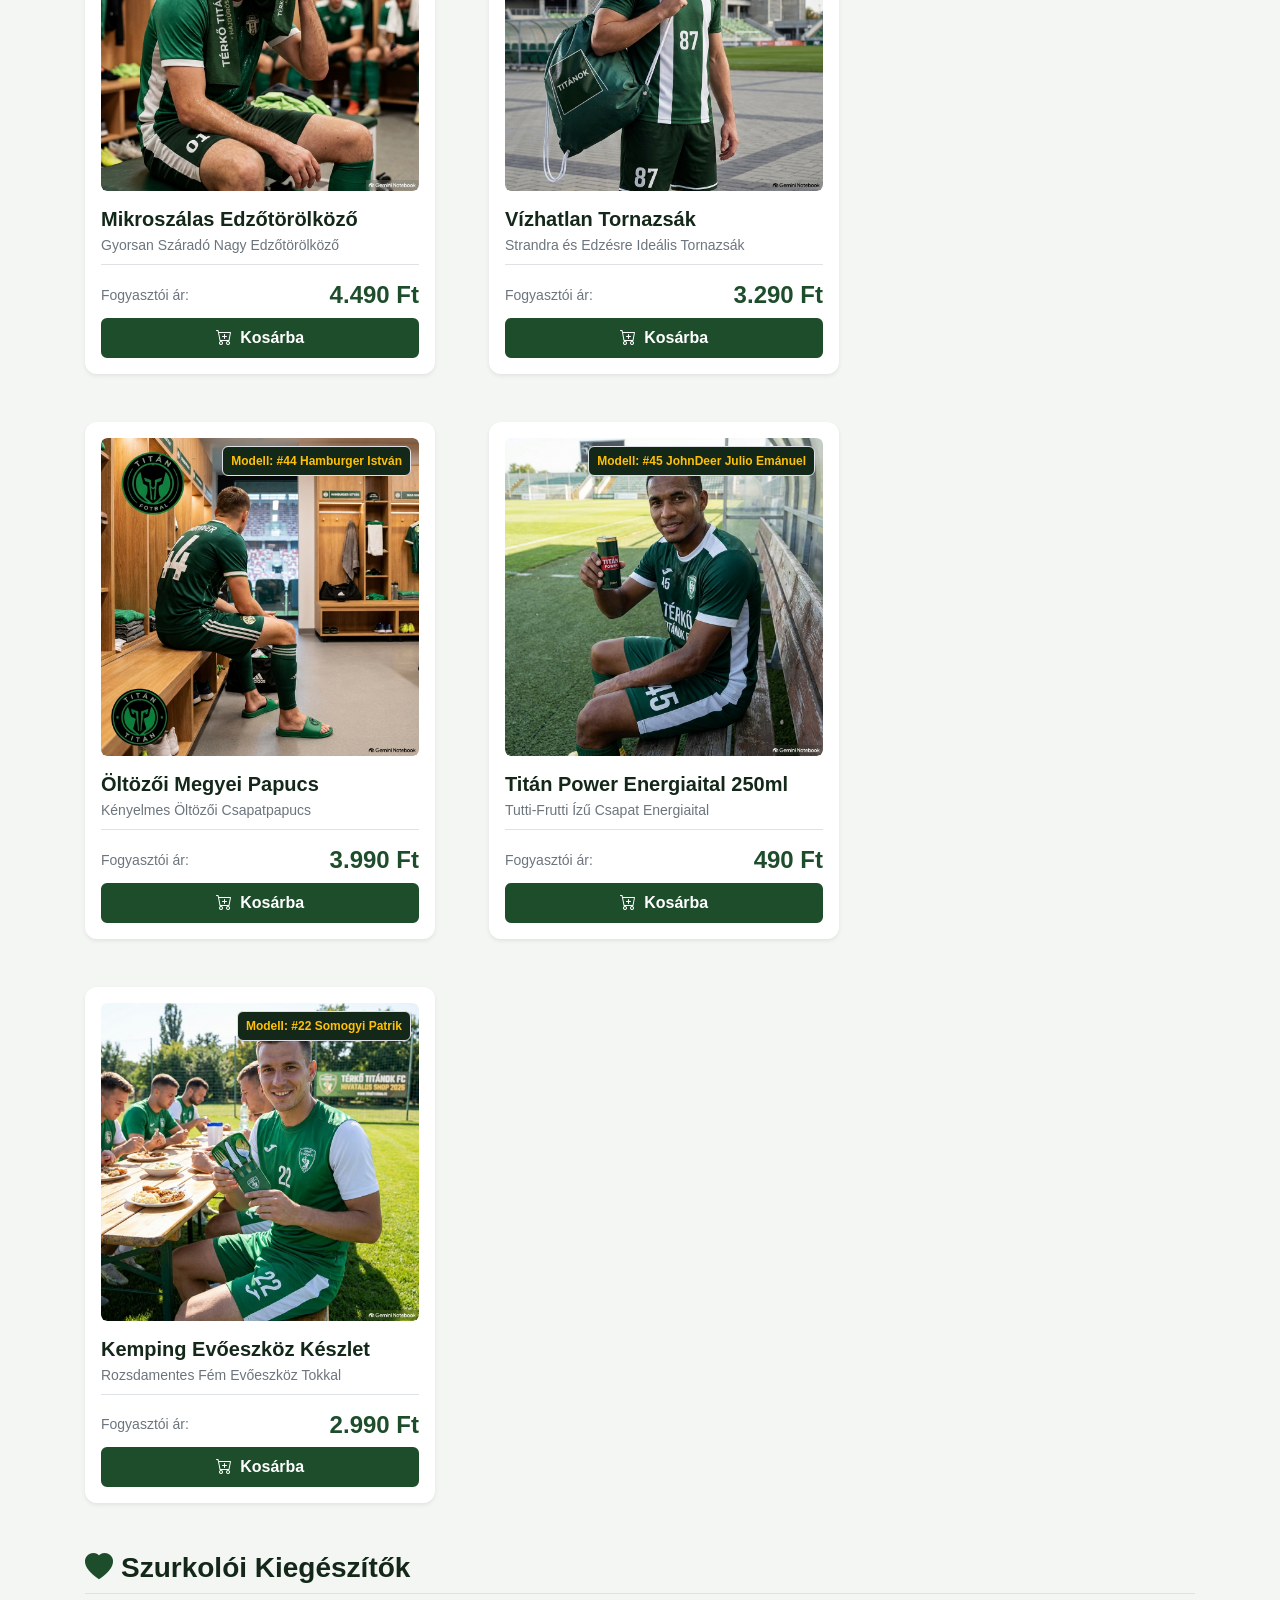
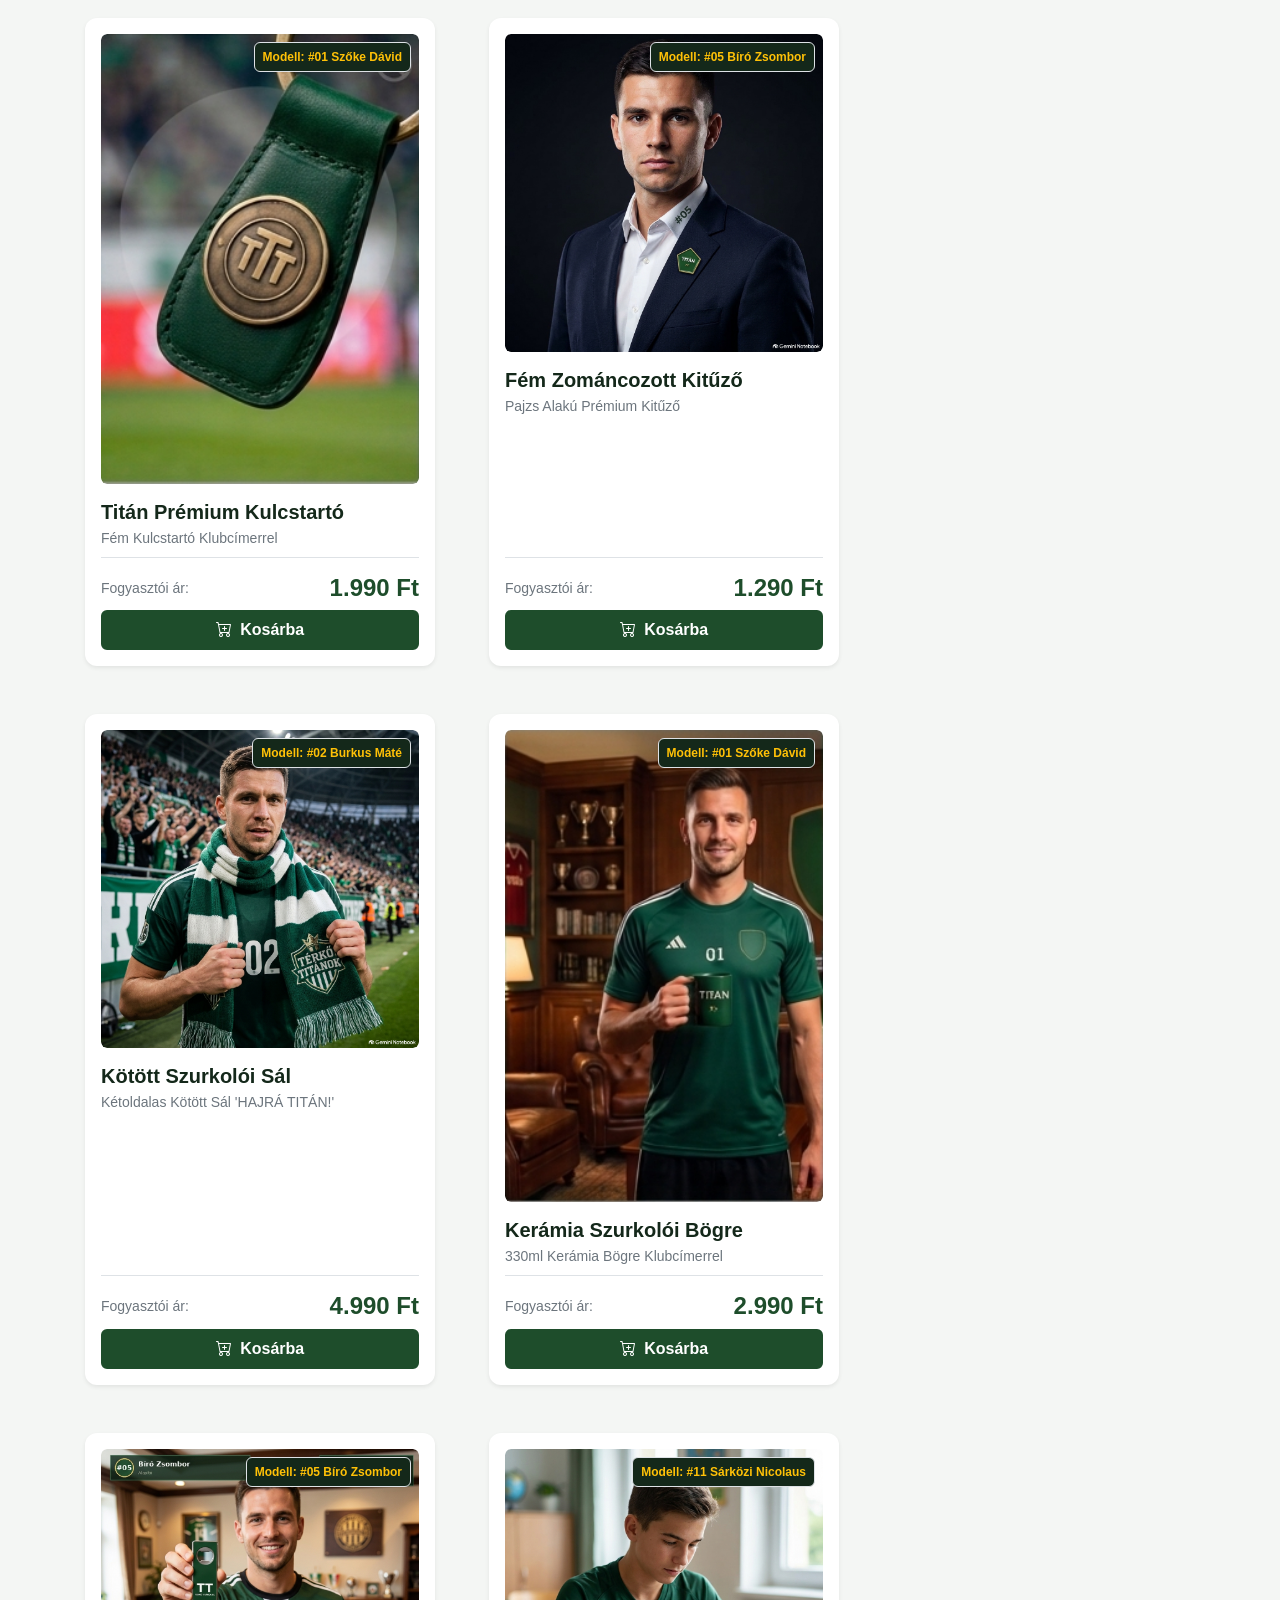
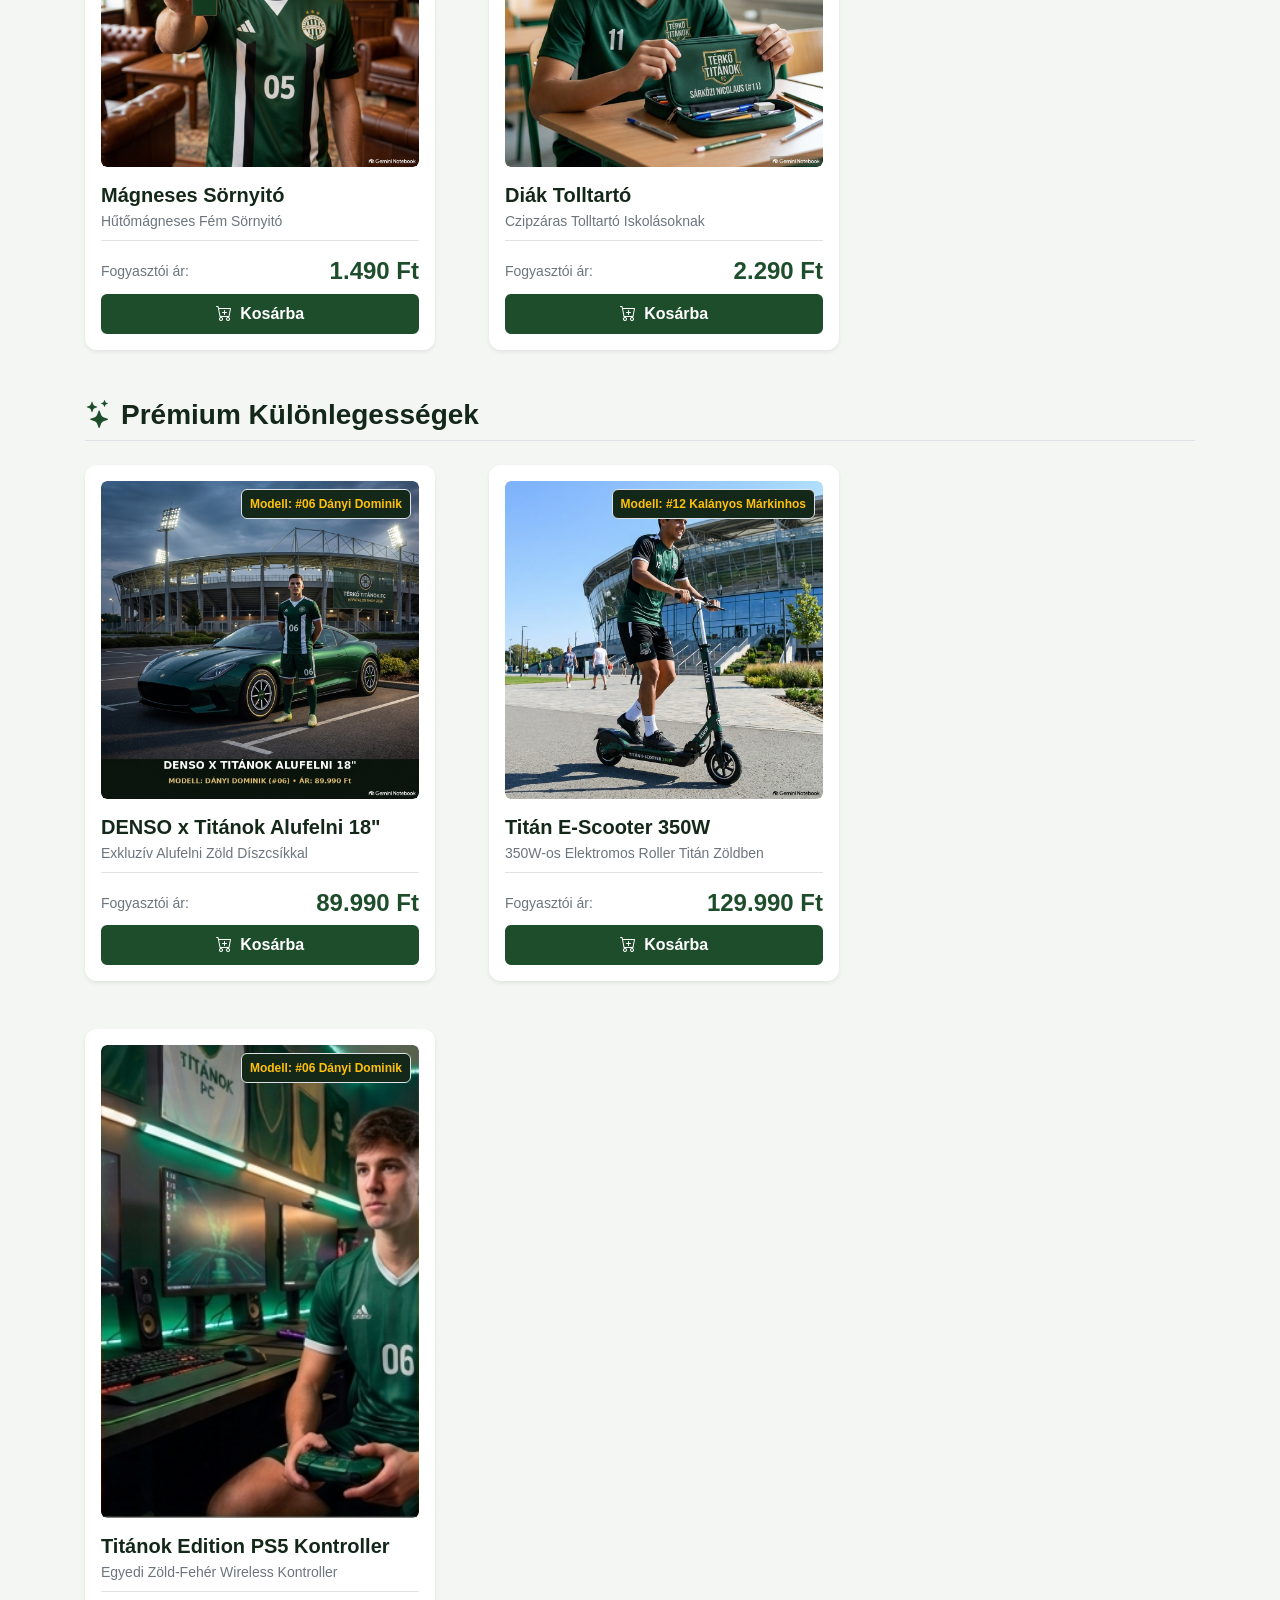
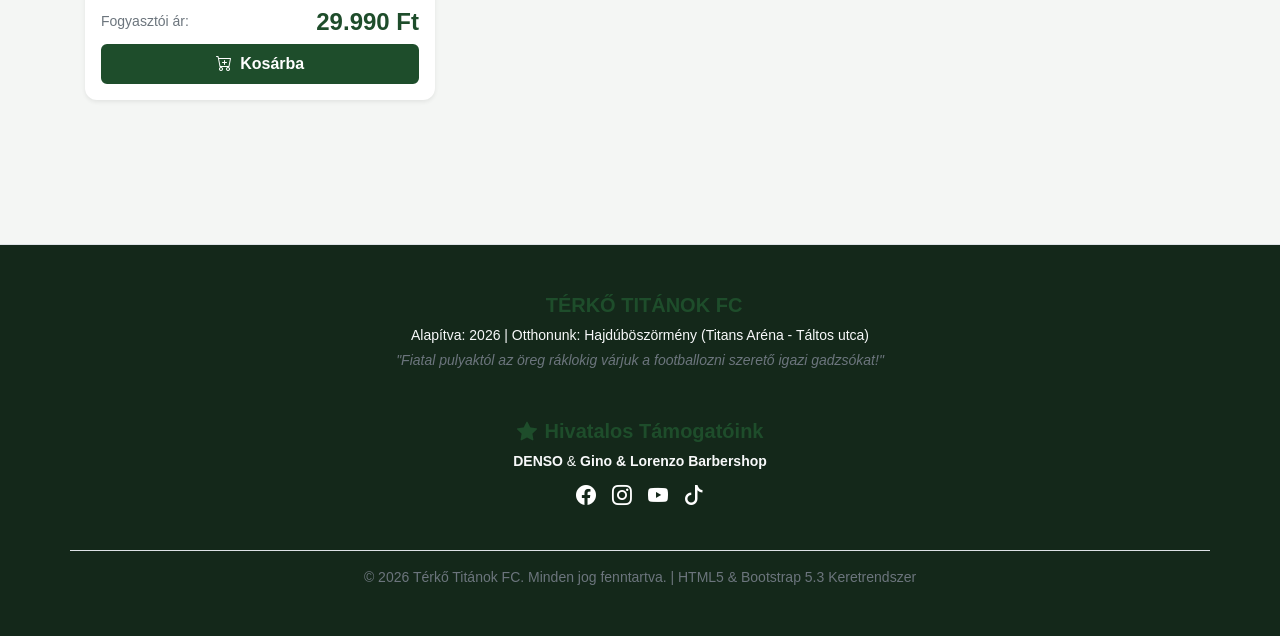
<file: titans vegleges/merch.html>
<!DOCTYPE html>
<html lang="hu">
<head>
    <meta charset="UTF-8">
    <meta name="viewport" content="width=device-width, initial-scale=1.0">
    <title>Merch Shop (27) - Térkő Titánok FC</title>

    <link href="https://cdn.jsdelivr.net/npm/bootstrap@5.3.3/dist/css/bootstrap.min.css" rel="stylesheet" crossorigin="anonymous">
    <link href="https://cdn.jsdelivr.net/npm/bootstrap-icons@1.11.3/font/bootstrap-icons.min.css" rel="stylesheet">
    <link rel="stylesheet" href="css/bootstrap.min.css">
    <link rel="stylesheet" href="css/style.css">
</head>
<body>

    <!-- Navigáció -->
    <nav class="navbar navbar-expand-lg navbar-dark navbar-titan sticky-top">
        <div class="container">
            <a class="navbar-brand fw-bold d-flex align-items-center" href="index.html">
                <img src="img/terko_titanok_logo.png" alt="Térkő Titánok FC Címer" width="42" height="42" class="me-2 rounded-circle border border-white">
                TÉRKŐ TITÁNOK FC
            </a>
            <button class="navbar-toggler" type="button" data-bs-toggle="collapse" data-bs-target="#navbarNav" aria-controls="navbarNav" aria-expanded="false" aria-label="Navigáció váltó">
                <span class="navbar-toggler-icon"></span>
            </button>
            <div class="collapse navbar-collapse" id="navbarNav">
                <ul class="navbar-nav ms-auto align-items-lg-center">
                    <li class="nav-item"><a class="nav-link" href="index.html"><i class="bi bi-house-door me-1"></i>Főoldal</a></li>
                    <li class="nav-item"><a class="nav-link" href="eredmenyek.html"><i class="bi bi-trophy me-1"></i>Eredmények &amp; Keret</a></li>
                    <li class="nav-item"><a class="nav-link" href="meccs-kovetes.html"><i class="bi bi-broadcast me-1"></i>Élő Meccskövetés</a></li>
                    <li class="nav-item"><a class="nav-link active" href="merch.html"><i class="bi bi-shop me-1"></i>Merch Shop (27)</a></li>
                    <li class="nav-item"><a class="nav-link" href="jelentkezes.html"><i class="bi bi-person-plus me-1"></i>Toborzás</a></li>
                    <li class="nav-item"><a class="nav-link" href="kapcsolat.html"><i class="bi bi-envelope me-1"></i>Kapcsolat</a></li>
                    <li class="nav-item ms-lg-2 mt-2 mt-lg-0">
                        <button class="btn btn-cart-nav btn-sm px-3 py-2 position-relative" data-bs-toggle="modal" data-bs-target="#cartModal" title="Kosár megtekintése">
                            <i class="bi bi-cart-fill me-1"></i> Kosár
                            <span id="cart-badge" class="position-absolute top-0 start-100 translate-middle badge rounded-pill bg-danger">0</span>
                        </button>
                    </li>
                </ul>
            </div>
        </div>
    </nav>

    <!-- Tartalom -->
    <main class="container py-5">
        <div class="text-center mb-5">
            <h2 class="display-5 fw-bold text-success mb-2"><i class="bi bi-shop me-2"></i>Hivatalos Térkő Titánok Merch Shop</h2>
            <p class="lead text-muted">Mind a 27 hivatalos klubtermékünk játékosaink által bemutatva! Vásárolj közvetlenül a csapatot támogatva.</p>
        </div>

        <!-- ===== Ruházat & Viselet (9 termék) ===== -->
        <section class="mb-5">
            <h3 class="fw-bold text-dark border-bottom border-success border-3 pb-2 mb-4">
                <i class="bi bi-person-standing text-success me-2"></i>Ruházat & Viselet
            </h3>
            <div class="row g-4">
                <div class="col-12 col-sm-6 col-md-4">
                    <div class="card titan-card h-100 p-3 d-flex flex-column justify-content-between shadow-sm">
                        <div>
                            <div class="position-relative overflow-hidden rounded mb-3">
                                <img src="img/merch/ultra_mez.png" class="card-img-top rounded img-fluid transition-zoom" alt="Hivatalos Ultra Mez 2026">
                                <span class="position-absolute top-0 end-0 bg-dark text-warning badge m-2 p-2 border border-warning">Modell: #10 Bugdán Brájen</span>
                            </div>
                            <h5 class="fw-bold text-dark mb-1">Hivatalos Ultra Mez 2026</h5>
                            <p class="text-muted small mb-2">Zöld-Fehér Csíkos Ballon d'Or Edition Mez</p>
                        </div>
                        <div class="pt-3 border-top mt-auto">
                            <div class="d-flex justify-content-between align-items-center mb-2">
                                <span class="text-muted small">Fogyasztói ár:</span>
                                <h4 class="fw-bold text-success mb-0">18.990 Ft</h4>
                            </div>
                            <button onclick="addToCart('Hivatalos Ultra Mez 2026', '18.990 Ft', 'img/merch/ultra_mez.png')" class="btn btn-titan-primary w-100">
                                <i class="bi bi-cart-plus me-1"></i> Kosárba
                            </button>
                        </div>
                    </div>
                </div>
                <div class="col-12 col-sm-6 col-md-4">
                    <div class="card titan-card h-100 p-3 d-flex flex-column justify-content-between shadow-sm">
                        <div>
                            <div class="position-relative overflow-hidden rounded mb-3">
                                <img src="img/merch/nadrag.png" class="card-img-top rounded img-fluid transition-zoom" alt="Mérkőzés Nadrág">
                                <span class="position-absolute top-0 end-0 bg-dark text-warning badge m-2 p-2 border border-warning">Modell: #04 Völgyi Richárd</span>
                            </div>
                            <h5 class="fw-bold text-dark mb-1">Mérkőzés Nadrág</h5>
                            <p class="text-muted small mb-2">Mocsárzöld Mérkőzés Nadrág Fehér Csíkkal</p>
                        </div>
                        <div class="pt-3 border-top mt-auto">
                            <div class="d-flex justify-content-between align-items-center mb-2">
                                <span class="text-muted small">Fogyasztói ár:</span>
                                <h4 class="fw-bold text-success mb-0">6.990 Ft</h4>
                            </div>
                            <button onclick="addToCart('Mérkőzés Nadrág', '6.990 Ft', 'img/merch/nadrag.png')" class="btn btn-titan-primary w-100">
                                <i class="bi bi-cart-plus me-1"></i> Kosárba
                            </button>
                        </div>
                    </div>
                </div>
                <div class="col-12 col-sm-6 col-md-4">
                    <div class="card titan-card h-100 p-3 d-flex flex-column justify-content-between shadow-sm">
                        <div>
                            <div class="position-relative overflow-hidden rounded mb-3">
                                <img src="img/merch/zokni.png" class="card-img-top rounded img-fluid transition-zoom" alt="Pro Meccszokni">
                                <span class="position-absolute top-0 end-0 bg-dark text-warning badge m-2 p-2 border border-warning">Modell: #31 Kandács Romano</span>
                            </div>
                            <h5 class="fw-bold text-dark mb-1">Pro Meccszokni</h5>
                            <p class="text-muted small mb-2">Légáteresztő Sportzokni Titán Logóval</p>
                        </div>
                        <div class="pt-3 border-top mt-auto">
                            <div class="d-flex justify-content-between align-items-center mb-2">
                                <span class="text-muted small">Fogyasztói ár:</span>
                                <h4 class="fw-bold text-success mb-0">1.990 Ft</h4>
                            </div>
                            <button onclick="addToCart('Pro Meccszokni', '1.990 Ft', 'img/merch/zokni.png')" class="btn btn-titan-primary w-100">
                                <i class="bi bi-cart-plus me-1"></i> Kosárba
                            </button>
                        </div>
                    </div>
                </div>
                <div class="col-12 col-sm-6 col-md-4">
                    <div class="card titan-card h-100 p-3 d-flex flex-column justify-content-between shadow-sm">
                        <div>
                            <div class="position-relative overflow-hidden rounded mb-3">
                                <img src="img/merch/melegito.png" class="card-img-top rounded img-fluid transition-zoom" alt="Hivatalos Csapat Melegítő">
                                <span class="position-absolute top-0 end-0 bg-dark text-warning badge m-2 p-2 border border-warning">Modell: #23 Ifj. Horváth Zsolt Zoltán</span>
                            </div>
                            <h5 class="fw-bold text-dark mb-1">Hivatalos Csapat Melegítő</h5>
                            <p class="text-muted small mb-2">Czipzáras Melegítő Felső és Alsó</p>
                        </div>
                        <div class="pt-3 border-top mt-auto">
                            <div class="d-flex justify-content-between align-items-center mb-2">
                                <span class="text-muted small">Fogyasztói ár:</span>
                                <h4 class="fw-bold text-success mb-0">19.990 Ft</h4>
                            </div>
                            <button onclick="addToCart('Hivatalos Csapat Melegítő', '19.990 Ft', 'img/merch/melegito.png')" class="btn btn-titan-primary w-100">
                                <i class="bi bi-cart-plus me-1"></i> Kosárba
                            </button>
                        </div>
                    </div>
                </div>
                <div class="col-12 col-sm-6 col-md-4">
                    <div class="card titan-card h-100 p-3 d-flex flex-column justify-content-between shadow-sm">
                        <div>
                            <div class="position-relative overflow-hidden rounded mb-3">
                                <img src="img/merch/szel_dzseki.png" class="card-img-top rounded img-fluid transition-zoom" alt="Eső- és Széldzseki">
                                <span class="position-absolute top-0 end-0 bg-dark text-warning badge m-2 p-2 border border-warning">Modell: #19 Kalányos Róbert</span>
                            </div>
                            <h5 class="fw-bold text-dark mb-1">Eső- és Széldzseki</h5>
                            <p class="text-muted small mb-2">Vízhatlan Széldzseki Kapucnival</p>
                        </div>
                        <div class="pt-3 border-top mt-auto">
                            <div class="d-flex justify-content-between align-items-center mb-2">
                                <span class="text-muted small">Fogyasztói ár:</span>
                                <h4 class="fw-bold text-success mb-0">14.990 Ft</h4>
                            </div>
                            <button onclick="addToCart('Eső- és Széldzseki', '14.990 Ft', 'img/merch/szel_dzseki.png')" class="btn btn-titan-primary w-100">
                                <i class="bi bi-cart-plus me-1"></i> Kosárba
                            </button>
                        </div>
                    </div>
                </div>
                <div class="col-12 col-sm-6 col-md-4">
                    <div class="card titan-card h-100 p-3 d-flex flex-column justify-content-between shadow-sm">
                        <div>
                            <div class="position-relative overflow-hidden rounded mb-3">
                                <img src="img/merch/alsogatya.png" class="card-img-top rounded img-fluid transition-zoom" alt="Sport Boxer (2 db-os)">
                                <span class="position-absolute top-0 end-0 bg-dark text-warning badge m-2 p-2 border border-warning">Modell: #08 Rostás Aladin Dániel</span>
                            </div>
                            <h5 class="fw-bold text-dark mb-1">Sport Boxer (2 db-os)</h5>
                            <p class="text-muted small mb-2">Kényelmes Pamut Sport Boxer</p>
                        </div>
                        <div class="pt-3 border-top mt-auto">
                            <div class="d-flex justify-content-between align-items-center mb-2">
                                <span class="text-muted small">Fogyasztói ár:</span>
                                <h4 class="fw-bold text-success mb-0">3.990 Ft</h4>
                            </div>
                            <button onclick="addToCart('Sport Boxer (2 db-os)', '3.990 Ft', 'img/merch/alsogatya.png')" class="btn btn-titan-primary w-100">
                                <i class="bi bi-cart-plus me-1"></i> Kosárba
                            </button>
                        </div>
                    </div>
                </div>
                <div class="col-12 col-sm-6 col-md-4">
                    <div class="card titan-card h-100 p-3 d-flex flex-column justify-content-between shadow-sm">
                        <div>
                            <div class="position-relative overflow-hidden rounded mb-3">
                                <img src="img/merch/baseball_sapka.png" class="card-img-top rounded img-fluid transition-zoom" alt="Titáns Snapback Sapka">
                                <span class="position-absolute top-0 end-0 bg-dark text-warning badge m-2 p-2 border border-warning">Modell: #07 Török Kevin</span>
                            </div>
                            <h5 class="fw-bold text-dark mb-1">Titáns Snapback Sapka</h5>
                            <p class="text-muted small mb-2">Hímzett Zöld Snapback Sapka</p>
                        </div>
                        <div class="pt-3 border-top mt-auto">
                            <div class="d-flex justify-content-between align-items-center mb-2">
                                <span class="text-muted small">Fogyasztói ár:</span>
                                <h4 class="fw-bold text-success mb-0">5.490 Ft</h4>
                            </div>
                            <button onclick="addToCart('Titáns Snapback Sapka', '5.490 Ft', 'img/merch/baseball_sapka.png')" class="btn btn-titan-primary w-100">
                                <i class="bi bi-cart-plus me-1"></i> Kosárba
                            </button>
                        </div>
                    </div>
                </div>
                <div class="col-12 col-sm-6 col-md-4">
                    <div class="card titan-card h-100 p-3 d-flex flex-column justify-content-between shadow-sm">
                        <div>
                            <div class="position-relative overflow-hidden rounded mb-3">
                                <img src="img/merch/nyakkendo.png" class="card-img-top rounded img-fluid transition-zoom" alt="Barbershop Elegant Nyakkendő">
                                <span class="position-absolute top-0 end-0 bg-dark text-warning badge m-2 p-2 border border-warning">Modell: #03 Junior Krisztián Krisztopher</span>
                            </div>
                            <h5 class="fw-bold text-dark mb-1">Barbershop Elegant Nyakkendő</h5>
                            <p class="text-muted small mb-2">Elegáns Zöld Selyem Nyakkendő</p>
                        </div>
                        <div class="pt-3 border-top mt-auto">
                            <div class="d-flex justify-content-between align-items-center mb-2">
                                <span class="text-muted small">Fogyasztói ár:</span>
                                <h4 class="fw-bold text-success mb-0">4.990 Ft</h4>
                            </div>
                            <button onclick="addToCart('Barbershop Elegant Nyakkendő', '4.990 Ft', 'img/merch/nyakkendo.png')" class="btn btn-titan-primary w-100">
                                <i class="bi bi-cart-plus me-1"></i> Kosárba
                            </button>
                        </div>
                    </div>
                </div>
                <div class="col-12 col-sm-6 col-md-4">
                    <div class="card titan-card h-100 p-3 d-flex flex-column justify-content-between shadow-sm">
                        <div>
                            <div class="position-relative overflow-hidden rounded mb-3">
                                <img src="img/merch/ov.png" class="card-img-top rounded img-fluid transition-zoom" alt="Bőr Nadrágszíj">
                                <span class="position-absolute top-0 end-0 bg-dark text-warning badge m-2 p-2 border border-warning">Modell: #76 Dandár Ferenc Robika</span>
                            </div>
                            <h5 class="fw-bold text-dark mb-1">Bőr Nadrágszíj</h5>
                            <p class="text-muted small mb-2">Valódi Bőr Nadrágszíj Titán Csatolással</p>
                        </div>
                        <div class="pt-3 border-top mt-auto">
                            <div class="d-flex justify-content-between align-items-center mb-2">
                                <span class="text-muted small">Fogyasztói ár:</span>
                                <h4 class="fw-bold text-success mb-0">4.490 Ft</h4>
                            </div>
                            <button onclick="addToCart('Bőr Nadrágszíj', '4.490 Ft', 'img/merch/ov.png')" class="btn btn-titan-primary w-100">
                                <i class="bi bi-cart-plus me-1"></i> Kosárba
                            </button>
                        </div>
                    </div>
                </div>
            </div>
        </section>

        <!-- ===== Sport & Edzés (9 termék) ===== -->
        <section class="mb-5">
            <h3 class="fw-bold text-dark border-bottom border-success border-3 pb-2 mb-4">
                <i class="bi bi-dribbble text-success me-2"></i>Sport & Edzés
            </h3>
            <div class="row g-4">
                <div class="col-12 col-sm-6 col-md-4">
                    <div class="card titan-card h-100 p-3 d-flex flex-column justify-content-between shadow-sm">
                        <div>
                            <div class="position-relative overflow-hidden rounded mb-3">
                                <img src="img/merch/cipo.png" class="card-img-top rounded img-fluid transition-zoom" alt="Titán Stoplis Cipő">
                                <span class="position-absolute top-0 end-0 bg-dark text-warning badge m-2 p-2 border border-warning">Modell: #99 Ambubu Kumalu</span>
                            </div>
                            <h5 class="fw-bold text-dark mb-1">Titán Stoplis Cipő</h5>
                            <p class="text-muted small mb-2">Fűre Tervezett Pro Stoplis Focicipő</p>
                        </div>
                        <div class="pt-3 border-top mt-auto">
                            <div class="d-flex justify-content-between align-items-center mb-2">
                                <span class="text-muted small">Fogyasztói ár:</span>
                                <h4 class="fw-bold text-success mb-0">24.990 Ft</h4>
                            </div>
                            <button onclick="addToCart('Titán Stoplis Cipő', '24.990 Ft', 'img/merch/cipo.png')" class="btn btn-titan-primary w-100">
                                <i class="bi bi-cart-plus me-1"></i> Kosárba
                            </button>
                        </div>
                    </div>
                </div>
                <div class="col-12 col-sm-6 col-md-4">
                    <div class="card titan-card h-100 p-3 d-flex flex-column justify-content-between shadow-sm">
                        <div>
                            <div class="position-relative overflow-hidden rounded mb-3">
                                <img src="img/merch/labda.png" class="card-img-top rounded img-fluid transition-zoom" alt="Hivatalos Meccslabda FIFA Pro">
                                <span class="position-absolute top-0 end-0 bg-dark text-warning badge m-2 p-2 border border-warning">Modell: #10 Bugdán Brájen</span>
                            </div>
                            <h5 class="fw-bold text-dark mb-1">Hivatalos Meccslabda FIFA Pro</h5>
                            <p class="text-muted small mb-2">Hivatalos 5-ös Méretű Pro Meccslabda</p>
                        </div>
                        <div class="pt-3 border-top mt-auto">
                            <div class="d-flex justify-content-between align-items-center mb-2">
                                <span class="text-muted small">Fogyasztói ár:</span>
                                <h4 class="fw-bold text-success mb-0">12.990 Ft</h4>
                            </div>
                            <button onclick="addToCart('Hivatalos Meccslabda FIFA Pro', '12.990 Ft', 'img/merch/labda.png')" class="btn btn-titan-primary w-100">
                                <i class="bi bi-cart-plus me-1"></i> Kosárba
                            </button>
                        </div>
                    </div>
                </div>
                <div class="col-12 col-sm-6 col-md-4">
                    <div class="card titan-card h-100 p-3 d-flex flex-column justify-content-between shadow-sm">
                        <div>
                            <div class="position-relative overflow-hidden rounded mb-3">
                                <img src="img/merch/sip.png" class="card-img-top rounded img-fluid transition-zoom" alt="Bírói Fém Síp">
                                <span class="position-absolute top-0 end-0 bg-dark text-warning badge m-2 p-2 border border-warning">Modell: #02 Burkus Máté</span>
                            </div>
                            <h5 class="fw-bold text-dark mb-1">Bírói Fém Síp</h5>
                            <p class="text-muted small mb-2">Krómozott Fém Síp Zöld Nyakpánttal</p>
                        </div>
                        <div class="pt-3 border-top mt-auto">
                            <div class="d-flex justify-content-between align-items-center mb-2">
                                <span class="text-muted small">Fogyasztói ár:</span>
                                <h4 class="fw-bold text-success mb-0">2.490 Ft</h4>
                            </div>
                            <button onclick="addToCart('Bírói Fém Síp', '2.490 Ft', 'img/merch/sip.png')" class="btn btn-titan-primary w-100">
                                <i class="bi bi-cart-plus me-1"></i> Kosárba
                            </button>
                        </div>
                    </div>
                </div>
                <div class="col-12 col-sm-6 col-md-4">
                    <div class="card titan-card h-100 p-3 d-flex flex-column justify-content-between shadow-sm">
                        <div>
                            <div class="position-relative overflow-hidden rounded mb-3">
                                <img src="img/merch/kulacs.png" class="card-img-top rounded img-fluid transition-zoom" alt="Sport Kulacs 750ml">
                                <span class="position-absolute top-0 end-0 bg-dark text-warning badge m-2 p-2 border border-warning">Modell: #54 Babay Krisztofer</span>
                            </div>
                            <h5 class="fw-bold text-dark mb-1">Sport Kulacs 750ml</h5>
                            <p class="text-muted small mb-2">BPA Mentes Sportkulacs DENSO Logóval</p>
                        </div>
                        <div class="pt-3 border-top mt-auto">
                            <div class="d-flex justify-content-between align-items-center mb-2">
                                <span class="text-muted small">Fogyasztói ár:</span>
                                <h4 class="fw-bold text-success mb-0">3.490 Ft</h4>
                            </div>
                            <button onclick="addToCart('Sport Kulacs 750ml', '3.490 Ft', 'img/merch/kulacs.png')" class="btn btn-titan-primary w-100">
                                <i class="bi bi-cart-plus me-1"></i> Kosárba
                            </button>
                        </div>
                    </div>
                </div>
                <div class="col-12 col-sm-6 col-md-4">
                    <div class="card titan-card h-100 p-3 d-flex flex-column justify-content-between shadow-sm">
                        <div>
                            <div class="position-relative overflow-hidden rounded mb-3">
                                <img src="img/merch/torolkozo.png" class="card-img-top rounded img-fluid transition-zoom" alt="Mikroszálas Edzőtörölköző">
                                <span class="position-absolute top-0 end-0 bg-dark text-warning badge m-2 p-2 border border-warning">Modell: #01 Szabó Ádám</span>
                            </div>
                            <h5 class="fw-bold text-dark mb-1">Mikroszálas Edzőtörölköző</h5>
                            <p class="text-muted small mb-2">Gyorsan Száradó Nagy Edzőtörölköző</p>
                        </div>
                        <div class="pt-3 border-top mt-auto">
                            <div class="d-flex justify-content-between align-items-center mb-2">
                                <span class="text-muted small">Fogyasztói ár:</span>
                                <h4 class="fw-bold text-success mb-0">4.490 Ft</h4>
                            </div>
                            <button onclick="addToCart('Mikroszálas Edzőtörölköző', '4.490 Ft', 'img/merch/torolkozo.png')" class="btn btn-titan-primary w-100">
                                <i class="bi bi-cart-plus me-1"></i> Kosárba
                            </button>
                        </div>
                    </div>
                </div>
                <div class="col-12 col-sm-6 col-md-4">
                    <div class="card titan-card h-100 p-3 d-flex flex-column justify-content-between shadow-sm">
                        <div>
                            <div class="position-relative overflow-hidden rounded mb-3">
                                <img src="img/merch/tornazsak.png" class="card-img-top rounded img-fluid transition-zoom" alt="Vízhatlan Tornazsák">
                                <span class="position-absolute top-0 end-0 bg-dark text-warning badge m-2 p-2 border border-warning">Modell: #87 Bordás Zorall Dzsézön</span>
                            </div>
                            <h5 class="fw-bold text-dark mb-1">Vízhatlan Tornazsák</h5>
                            <p class="text-muted small mb-2">Strandra és Edzésre Ideális Tornazsák</p>
                        </div>
                        <div class="pt-3 border-top mt-auto">
                            <div class="d-flex justify-content-between align-items-center mb-2">
                                <span class="text-muted small">Fogyasztói ár:</span>
                                <h4 class="fw-bold text-success mb-0">3.290 Ft</h4>
                            </div>
                            <button onclick="addToCart('Vízhatlan Tornazsák', '3.290 Ft', 'img/merch/tornazsak.png')" class="btn btn-titan-primary w-100">
                                <i class="bi bi-cart-plus me-1"></i> Kosárba
                            </button>
                        </div>
                    </div>
                </div>
                <div class="col-12 col-sm-6 col-md-4">
                    <div class="card titan-card h-100 p-3 d-flex flex-column justify-content-between shadow-sm">
                        <div>
                            <div class="position-relative overflow-hidden rounded mb-3">
                                <img src="img/merch/papucs.png" class="card-img-top rounded img-fluid transition-zoom" alt="Öltözői Megyei Papucs">
                                <span class="position-absolute top-0 end-0 bg-dark text-warning badge m-2 p-2 border border-warning">Modell: #44 Hamburger István</span>
                            </div>
                            <h5 class="fw-bold text-dark mb-1">Öltözői Megyei Papucs</h5>
                            <p class="text-muted small mb-2">Kényelmes Öltözői Csapatpapucs</p>
                        </div>
                        <div class="pt-3 border-top mt-auto">
                            <div class="d-flex justify-content-between align-items-center mb-2">
                                <span class="text-muted small">Fogyasztói ár:</span>
                                <h4 class="fw-bold text-success mb-0">3.990 Ft</h4>
                            </div>
                            <button onclick="addToCart('Öltözői Megyei Papucs', '3.990 Ft', 'img/merch/papucs.png')" class="btn btn-titan-primary w-100">
                                <i class="bi bi-cart-plus me-1"></i> Kosárba
                            </button>
                        </div>
                    </div>
                </div>
                <div class="col-12 col-sm-6 col-md-4">
                    <div class="card titan-card h-100 p-3 d-flex flex-column justify-content-between shadow-sm">
                        <div>
                            <div class="position-relative overflow-hidden rounded mb-3">
                                <img src="img/merch/energiaital.png" class="card-img-top rounded img-fluid transition-zoom" alt="Titán Power Energiaital 250ml">
                                <span class="position-absolute top-0 end-0 bg-dark text-warning badge m-2 p-2 border border-warning">Modell: #45 JohnDeer Julio Emánuel</span>
                            </div>
                            <h5 class="fw-bold text-dark mb-1">Titán Power Energiaital 250ml</h5>
                            <p class="text-muted small mb-2">Tutti-Frutti Ízű Csapat Energiaital</p>
                        </div>
                        <div class="pt-3 border-top mt-auto">
                            <div class="d-flex justify-content-between align-items-center mb-2">
                                <span class="text-muted small">Fogyasztói ár:</span>
                                <h4 class="fw-bold text-success mb-0">490 Ft</h4>
                            </div>
                            <button onclick="addToCart('Titán Power Energiaital 250ml', '490 Ft', 'img/merch/energiaital.png')" class="btn btn-titan-primary w-100">
                                <i class="bi bi-cart-plus me-1"></i> Kosárba
                            </button>
                        </div>
                    </div>
                </div>
                <div class="col-12 col-sm-6 col-md-4">
                    <div class="card titan-card h-100 p-3 d-flex flex-column justify-content-between shadow-sm">
                        <div>
                            <div class="position-relative overflow-hidden rounded mb-3">
                                <img src="img/merch/evoeszkoz.png" class="card-img-top rounded img-fluid transition-zoom" alt="Kemping Evőeszköz Készlet">
                                <span class="position-absolute top-0 end-0 bg-dark text-warning badge m-2 p-2 border border-warning">Modell: #22 Somogyi Patrik</span>
                            </div>
                            <h5 class="fw-bold text-dark mb-1">Kemping Evőeszköz Készlet</h5>
                            <p class="text-muted small mb-2">Rozsdamentes Fém Evőeszköz Tokkal</p>
                        </div>
                        <div class="pt-3 border-top mt-auto">
                            <div class="d-flex justify-content-between align-items-center mb-2">
                                <span class="text-muted small">Fogyasztói ár:</span>
                                <h4 class="fw-bold text-success mb-0">2.990 Ft</h4>
                            </div>
                            <button onclick="addToCart('Kemping Evőeszköz Készlet', '2.990 Ft', 'img/merch/evoeszkoz.png')" class="btn btn-titan-primary w-100">
                                <i class="bi bi-cart-plus me-1"></i> Kosárba
                            </button>
                        </div>
                    </div>
                </div>
            </div>
        </section>

        <!-- ===== Szurkolói Kiegészítők (6 termék) ===== -->
        <section class="mb-5">
            <h3 class="fw-bold text-dark border-bottom border-success border-3 pb-2 mb-4">
                <i class="bi bi-heart-fill text-success me-2"></i>Szurkolói Kiegészítők
            </h3>
            <div class="row g-4">
                <div class="col-12 col-sm-6 col-md-4">
                    <div class="card titan-card h-100 p-3 d-flex flex-column justify-content-between shadow-sm">
                        <div>
                            <div class="position-relative overflow-hidden rounded mb-3">
                                <img src="img/merch/kulcstarto.png" class="card-img-top rounded img-fluid transition-zoom" alt="Titán Prémium Kulcstartó">
                                <span class="position-absolute top-0 end-0 bg-dark text-warning badge m-2 p-2 border border-warning">Modell: #01 Szőke Dávid</span>
                            </div>
                            <h5 class="fw-bold text-dark mb-1">Titán Prémium Kulcstartó</h5>
                            <p class="text-muted small mb-2">Fém Kulcstartó Klubcímerrel</p>
                        </div>
                        <div class="pt-3 border-top mt-auto">
                            <div class="d-flex justify-content-between align-items-center mb-2">
                                <span class="text-muted small">Fogyasztói ár:</span>
                                <h4 class="fw-bold text-success mb-0">1.990 Ft</h4>
                            </div>
                            <button onclick="addToCart('Titán Prémium Kulcstartó', '1.990 Ft', 'img/merch/kulcstarto.png')" class="btn btn-titan-primary w-100">
                                <i class="bi bi-cart-plus me-1"></i> Kosárba
                            </button>
                        </div>
                    </div>
                </div>
                <div class="col-12 col-sm-6 col-md-4">
                    <div class="card titan-card h-100 p-3 d-flex flex-column justify-content-between shadow-sm">
                        <div>
                            <div class="position-relative overflow-hidden rounded mb-3">
                                <img src="img/merch/kituzo.png" class="card-img-top rounded img-fluid transition-zoom" alt="Fém Zománcozott Kitűző">
                                <span class="position-absolute top-0 end-0 bg-dark text-warning badge m-2 p-2 border border-warning">Modell: #05 Bíró Zsombor</span>
                            </div>
                            <h5 class="fw-bold text-dark mb-1">Fém Zománcozott Kitűző</h5>
                            <p class="text-muted small mb-2">Pajzs Alakú Prémium Kitűző</p>
                        </div>
                        <div class="pt-3 border-top mt-auto">
                            <div class="d-flex justify-content-between align-items-center mb-2">
                                <span class="text-muted small">Fogyasztói ár:</span>
                                <h4 class="fw-bold text-success mb-0">1.290 Ft</h4>
                            </div>
                            <button onclick="addToCart('Fém Zománcozott Kitűző', '1.290 Ft', 'img/merch/kituzo.png')" class="btn btn-titan-primary w-100">
                                <i class="bi bi-cart-plus me-1"></i> Kosárba
                            </button>
                        </div>
                    </div>
                </div>
                <div class="col-12 col-sm-6 col-md-4">
                    <div class="card titan-card h-100 p-3 d-flex flex-column justify-content-between shadow-sm">
                        <div>
                            <div class="position-relative overflow-hidden rounded mb-3">
                                <img src="img/merch/sal.png" class="card-img-top rounded img-fluid transition-zoom" alt="Kötött Szurkolói Sál">
                                <span class="position-absolute top-0 end-0 bg-dark text-warning badge m-2 p-2 border border-warning">Modell: #02 Burkus Máté</span>
                            </div>
                            <h5 class="fw-bold text-dark mb-1">Kötött Szurkolói Sál</h5>
                            <p class="text-muted small mb-2">Kétoldalas Kötött Sál 'HAJRÁ TITÁN!'</p>
                        </div>
                        <div class="pt-3 border-top mt-auto">
                            <div class="d-flex justify-content-between align-items-center mb-2">
                                <span class="text-muted small">Fogyasztói ár:</span>
                                <h4 class="fw-bold text-success mb-0">4.990 Ft</h4>
                            </div>
                            <button onclick="addToCart('Kötött Szurkolói Sál', '4.990 Ft', 'img/merch/sal.png')" class="btn btn-titan-primary w-100">
                                <i class="bi bi-cart-plus me-1"></i> Kosárba
                            </button>
                        </div>
                    </div>
                </div>
                <div class="col-12 col-sm-6 col-md-4">
                    <div class="card titan-card h-100 p-3 d-flex flex-column justify-content-between shadow-sm">
                        <div>
                            <div class="position-relative overflow-hidden rounded mb-3">
                                <img src="img/merch/bogre.png" class="card-img-top rounded img-fluid transition-zoom" alt="Kerámia Szurkolói Bögre">
                                <span class="position-absolute top-0 end-0 bg-dark text-warning badge m-2 p-2 border border-warning">Modell: #01 Szőke Dávid</span>
                            </div>
                            <h5 class="fw-bold text-dark mb-1">Kerámia Szurkolói Bögre</h5>
                            <p class="text-muted small mb-2">330ml Kerámia Bögre Klubcímerrel</p>
                        </div>
                        <div class="pt-3 border-top mt-auto">
                            <div class="d-flex justify-content-between align-items-center mb-2">
                                <span class="text-muted small">Fogyasztói ár:</span>
                                <h4 class="fw-bold text-success mb-0">2.990 Ft</h4>
                            </div>
                            <button onclick="addToCart('Kerámia Szurkolói Bögre', '2.990 Ft', 'img/merch/bogre.png')" class="btn btn-titan-primary w-100">
                                <i class="bi bi-cart-plus me-1"></i> Kosárba
                            </button>
                        </div>
                    </div>
                </div>
                <div class="col-12 col-sm-6 col-md-4">
                    <div class="card titan-card h-100 p-3 d-flex flex-column justify-content-between shadow-sm">
                        <div>
                            <div class="position-relative overflow-hidden rounded mb-3">
                                <img src="img/merch/sornyito.png" class="card-img-top rounded img-fluid transition-zoom" alt="Mágneses Sörnyitó">
                                <span class="position-absolute top-0 end-0 bg-dark text-warning badge m-2 p-2 border border-warning">Modell: #05 Bíró Zsombor</span>
                            </div>
                            <h5 class="fw-bold text-dark mb-1">Mágneses Sörnyitó</h5>
                            <p class="text-muted small mb-2">Hűtőmágneses Fém Sörnyitó</p>
                        </div>
                        <div class="pt-3 border-top mt-auto">
                            <div class="d-flex justify-content-between align-items-center mb-2">
                                <span class="text-muted small">Fogyasztói ár:</span>
                                <h4 class="fw-bold text-success mb-0">1.490 Ft</h4>
                            </div>
                            <button onclick="addToCart('Mágneses Sörnyitó', '1.490 Ft', 'img/merch/sornyito.png')" class="btn btn-titan-primary w-100">
                                <i class="bi bi-cart-plus me-1"></i> Kosárba
                            </button>
                        </div>
                    </div>
                </div>
                <div class="col-12 col-sm-6 col-md-4">
                    <div class="card titan-card h-100 p-3 d-flex flex-column justify-content-between shadow-sm">
                        <div>
                            <div class="position-relative overflow-hidden rounded mb-3">
                                <img src="img/merch/tolltarto.png" class="card-img-top rounded img-fluid transition-zoom" alt="Diák Tolltartó">
                                <span class="position-absolute top-0 end-0 bg-dark text-warning badge m-2 p-2 border border-warning">Modell: #11 Sárközi Nicolaus</span>
                            </div>
                            <h5 class="fw-bold text-dark mb-1">Diák Tolltartó</h5>
                            <p class="text-muted small mb-2">Czipzáras Tolltartó Iskolásoknak</p>
                        </div>
                        <div class="pt-3 border-top mt-auto">
                            <div class="d-flex justify-content-between align-items-center mb-2">
                                <span class="text-muted small">Fogyasztói ár:</span>
                                <h4 class="fw-bold text-success mb-0">2.290 Ft</h4>
                            </div>
                            <button onclick="addToCart('Diák Tolltartó', '2.290 Ft', 'img/merch/tolltarto.png')" class="btn btn-titan-primary w-100">
                                <i class="bi bi-cart-plus me-1"></i> Kosárba
                            </button>
                        </div>
                    </div>
                </div>
            </div>
        </section>

        <!-- ===== Prémium Különlegességek (3 termék) ===== -->
        <section class="mb-5">
            <h3 class="fw-bold text-dark border-bottom border-success border-3 pb-2 mb-4">
                <i class="bi bi-stars text-success me-2"></i>Prémium Különlegességek
            </h3>
            <div class="row g-4">
                <div class="col-12 col-sm-6 col-md-4">
                    <div class="card titan-card h-100 p-3 d-flex flex-column justify-content-between shadow-sm">
                        <div>
                            <div class="position-relative overflow-hidden rounded mb-3">
                                <img src="img/merch/felni.png" class="card-img-top rounded img-fluid transition-zoom" alt="DENSO x Titánok Alufelni 18&quot;">
                                <span class="position-absolute top-0 end-0 bg-dark text-warning badge m-2 p-2 border border-warning">Modell: #06 Dányi Dominik</span>
                            </div>
                            <h5 class="fw-bold text-dark mb-1">DENSO x Titánok Alufelni 18&quot;</h5>
                            <p class="text-muted small mb-2">Exkluzív Alufelni Zöld Díszcsíkkal</p>
                        </div>
                        <div class="pt-3 border-top mt-auto">
                            <div class="d-flex justify-content-between align-items-center mb-2">
                                <span class="text-muted small">Fogyasztói ár:</span>
                                <h4 class="fw-bold text-success mb-0">89.990 Ft</h4>
                            </div>
                            <button onclick="addToCart('DENSO x Titánok Alufelni 18&quot;', '89.990 Ft', 'img/merch/felni.png')" class="btn btn-titan-primary w-100">
                                <i class="bi bi-cart-plus me-1"></i> Kosárba
                            </button>
                        </div>
                    </div>
                </div>
                <div class="col-12 col-sm-6 col-md-4">
                    <div class="card titan-card h-100 p-3 d-flex flex-column justify-content-between shadow-sm">
                        <div>
                            <div class="position-relative overflow-hidden rounded mb-3">
                                <img src="img/merch/elektromos_roller.png" class="card-img-top rounded img-fluid transition-zoom" alt="Titán E-Scooter 350W">
                                <span class="position-absolute top-0 end-0 bg-dark text-warning badge m-2 p-2 border border-warning">Modell: #12 Kalányos Márkinhos</span>
                            </div>
                            <h5 class="fw-bold text-dark mb-1">Titán E-Scooter 350W</h5>
                            <p class="text-muted small mb-2">350W-os Elektromos Roller Titán Zöldben</p>
                        </div>
                        <div class="pt-3 border-top mt-auto">
                            <div class="d-flex justify-content-between align-items-center mb-2">
                                <span class="text-muted small">Fogyasztói ár:</span>
                                <h4 class="fw-bold text-success mb-0">129.990 Ft</h4>
                            </div>
                            <button onclick="addToCart('Titán E-Scooter 350W', '129.990 Ft', 'img/merch/elektromos_roller.png')" class="btn btn-titan-primary w-100">
                                <i class="bi bi-cart-plus me-1"></i> Kosárba
                            </button>
                        </div>
                    </div>
                </div>
                <div class="col-12 col-sm-6 col-md-4">
                    <div class="card titan-card h-100 p-3 d-flex flex-column justify-content-between shadow-sm">
                        <div>
                            <div class="position-relative overflow-hidden rounded mb-3">
                                <img src="img/merch/kontroller.png" class="card-img-top rounded img-fluid transition-zoom" alt="Titánok Edition PS5 Kontroller">
                                <span class="position-absolute top-0 end-0 bg-dark text-warning badge m-2 p-2 border border-warning">Modell: #06 Dányi Dominik</span>
                            </div>
                            <h5 class="fw-bold text-dark mb-1">Titánok Edition PS5 Kontroller</h5>
                            <p class="text-muted small mb-2">Egyedi Zöld-Fehér Wireless Kontroller</p>
                        </div>
                        <div class="pt-3 border-top mt-auto">
                            <div class="d-flex justify-content-between align-items-center mb-2">
                                <span class="text-muted small">Fogyasztói ár:</span>
                                <h4 class="fw-bold text-success mb-0">29.990 Ft</h4>
                            </div>
                            <button onclick="addToCart('Titánok Edition PS5 Kontroller', '29.990 Ft', 'img/merch/kontroller.png')" class="btn btn-titan-primary w-100">
                                <i class="bi bi-cart-plus me-1"></i> Kosárba
                            </button>
                        </div>
                    </div>
                </div>
            </div>
        </section>
    </main>

    <!-- Lábléc -->
    <footer class="bg-dark text-white py-5 mt-5 border-top border-4 border-success">
        <div class="container text-center">
            <div class="row g-4 justify-content-center align-items-center">
                <div class="col-md-6 d-flex flex-column align-items-center justify-content-center">
                    <h5 class="fw-bold text-success mb-2"><i class="bi bi-shield-shield me-2"></i>TÉRKŐ TITÁNOK FC</h5>
                    <p class="small text-light mb-1">Alapítva: 2026 | Otthonunk: Hajdúböszörmény (Titans Aréna - Táltos utca)</p>
                    <p class="small text-muted fst-italic mb-0">"Fiatal pulyaktól az öreg ráklokig várjuk a footballozni szerető igazi gadzsókat!"</p>
                </div>
                <div class="col-md-6 d-flex flex-column align-items-center justify-content-center">
                    <h5 class="fw-bold text-success mb-2"><i class="bi bi-star-fill me-2"></i>Hivatalos Támogatóink</h5>
                    <p class="small text-light mb-2"><strong>DENSO</strong> &amp; <strong>Gino &amp; Lorenzo Barbershop</strong></p>
                    <div class="d-flex justify-content-center gap-3 fs-5">
                        <a href="#" class="text-white text-decoration-none" title="Facebook"><i class="bi bi-facebook"></i></a>
                        <a href="#" class="text-white text-decoration-none" title="Instagram"><i class="bi bi-instagram"></i></a>
                        <a href="#" class="text-white text-decoration-none" title="YouTube"><i class="bi bi-youtube"></i></a>
                        <a href="#" class="text-white text-decoration-none" title="TikTok"><i class="bi bi-tiktok"></i></a>
                    </div>
                </div>
                <div class="col-md-12 text-center border-top border-secondary pt-3 mt-3">
                    <p class="small text-muted mb-0">&copy; 2026 Térkő Titánok FC. Minden jog fenntartva. | HTML5 &amp; Bootstrap 5.3 Keretrendszer</p>
                </div>
            </div>
        </div>
    </footer>

    <!-- Kosár Modal -->
    <div class="modal fade" id="cartModal" tabindex="-1" aria-labelledby="cartModalLabel" aria-hidden="true">
        <div class="modal-dialog modal-lg modal-dialog-centered">
            <div class="modal-content">
                <div class="modal-header bg-dark text-white border-bottom border-success border-3">
                    <h5 class="modal-title fw-bold" id="cartModalLabel">
                        <i class="bi bi-cart-check-fill text-success me-2"></i>Kosarad Tartalma
                    </h5>
                    <button type="button" class="btn-close btn-close-white" data-bs-dismiss="modal" aria-label="Bezárás"></button>
                </div>
                <div class="modal-body p-4">
                    <div id="cart-empty-message" class="text-center py-4">
                        <i class="bi bi-cart-x display-1 text-muted"></i>
                        <p class="lead mt-3 text-muted">A kosarad jelenleg üres.</p>
                        <a href="merch.html" class="btn btn-titan-primary mt-2" data-bs-dismiss="modal">Irány a Merch Shop!</a>
                    </div>
                    <div id="cart-items-container" class="d-none">
                        <div class="table-responsive">
                            <table class="table align-middle">
                                <thead class="table-light">
                                    <tr>
                                        <th>Termék</th>
                                        <th>Egységár</th>
                                        <th>Mennyiség</th>
                                        <th>Összesen</th>
                                        <th></th>
                                    </tr>
                                </thead>
                                <tbody id="cart-table-body"></tbody>
                            </table>
                        </div>
                        <div class="d-flex justify-content-between align-items-center pt-3 border-top">
                            <h5 class="fw-bold mb-0">Végösszeg: <span id="cart-total-price" class="text-success fw-extrabold">0 Ft</span></h5>
                            <div>
                                <button onclick="clearCart()" class="btn btn-outline-danger me-2"><i class="bi bi-trash me-1"></i>Kosár Ürítése</button>
                                <button onclick="checkoutCart()" class="btn btn-titan-primary"><i class="bi bi-credit-card me-1"></i>Megrendelés</button>
                            </div>
                        </div>
                    </div>
                </div>
            </div>
        </div>
    </div>

    <script src="https://cdn.jsdelivr.net/npm/bootstrap@5.3.3/dist/js/bootstrap.bundle.min.js" crossorigin="anonymous"></script>
    <script src="js/bootstrap.bundle.min.js"></script>
    <script src="js/main.js"></script>
</body>
</html>
</file>
<file: titans vegleges/css/style.css>
:root {
    --primary-green: #1e4d2b;
    --swamp-green: #14281a;
    --accent-green: #2d6a4f;
    --light-grey: #f4f6f4;
    --dark-grey: #212529;
    --hover-grey: #343a40;
    --pure-white: #ffffff;
    --gold-accent: #e9c46a;
}

body {
    font-family: 'Segoe UI', Tahoma, Geneva, Verdana, sans-serif;
    background-color: var(--light-grey);
    color: var(--dark-grey);
    min-height: 100vh;
    display: flex;
    flex-direction: column;
}

/* Navigáció és Animált Hover */
.navbar-titan {
    background-color: var(--swamp-green) !important;
    border-bottom: 3px solid var(--accent-green);
    box-shadow: 0 4px 12px rgba(0, 0, 0, 0.25);
}

.navbar-titan .nav-link {
    color: var(--pure-white) !important;
    font-weight: 600;
    padding: 8px 16px !important;
    border-radius: 6px;
    transition: all 0.3s cubic-bezier(0.25, 0.8, 0.25, 1);
}

.navbar-titan .nav-link:hover, 
.navbar-titan .nav-link.active {
    background-color: var(--hover-grey);
    color: var(--gold-accent) !important;
    transform: translateY(-2px);
    box-shadow: 0 4px 8px rgba(0,0,0,0.3);
}

.btn-cart-nav {
    background-color: var(--accent-green);
    color: white;
    border: 1px solid var(--gold-accent);
    font-weight: 600;
    transition: all 0.3s ease;
}

.btn-cart-nav:hover {
    background-color: var(--gold-accent);
    color: var(--swamp-green);
    transform: scale(1.05);
}

/* Gombok és Interaktivitás */
.btn-titan-primary {
    background-color: var(--primary-green);
    color: var(--pure-white);
    border: 2px solid var(--primary-green);
    font-weight: 600;
    transition: all 0.3s ease;
}

.btn-titan-primary:hover {
    background-color: var(--swamp-green);
    color: var(--pure-white);
    border-color: var(--swamp-green);
    transform: scale(1.03);
}

.btn-titan-outline {
    background-color: transparent;
    color: var(--primary-green);
    border: 2px solid var(--primary-green);
    font-weight: 600;
    transition: all 0.3s ease;
}

.btn-titan-outline:hover {
    background-color: var(--accent-green);
    color: var(--pure-white);
    transform: scale(1.03);
}

/* Kártya Hover Animációk */
.titan-card {
    border: none;
    border-radius: 12px;
    box-shadow: 0 4px 12px rgba(0,0,0,0.08);
    transition: all 0.3s ease;
    background: white;
}

.titan-card:hover {
    transform: translateY(-5px);
    box-shadow: 0 12px 24px rgba(20, 40, 26, 0.18);
}

.transition-zoom {
    transition: transform 0.4s ease;
}

.titan-card:hover .transition-zoom {
    transform: scale(1.04);
}

/* Hero Section */
.hero-header {
    background: linear-gradient(135deg, rgba(20, 40, 26, 0.88) 0%, rgba(30, 77, 43, 0.88) 100%), url('../img/terko_titanok_hero.png') center/cover no-repeat;
    color: white;
    padding: 75px 0;
    border-bottom: 4px solid var(--accent-green);
}

.max-w-700 {
    max-width: 700px;
}
</file>
<file: css/style.css>
/* ==========================================================================
   Térkő Titánok FC – stíluslap
   Felépítés:
   1. Design tokenek (színek, árnyékok) + Bootstrap felülírások
   2. Alap elemek, akadálymentesség
   3. Navigáció
   4. Gombok
   5. Hero + oldalfejlécek
   6. Kártyák, szekciók
   7. Pálya (taktikai tábla) + mérkőzés idővonal
   8. Merch Shop (kártyák, szűrők, termékoldal)
   9. Kosár
  10. Űrlapok
  11. Lábléc
  12. Reszponzív finomítások, mozgáscsökkentés
   ========================================================================== */

/* 1. Tokenek ------------------------------------------------------------ */
:root {
    --tt-green-900: #0d1c12;
    --tt-green-800: #14281a;
    --tt-green-700: #1e4d2b;
    --tt-green-600: #2d6a4f;
    --tt-green-300: #74c69d;
    --tt-gold: #e9c46a;
    --tt-gold-dark: #b8892b;
    --tt-bg: #f3f6f3;
    --tt-ink: #17211a;
    --tt-muted: #5b6a60;
    --tt-line: #dfe7e0;
    --tt-radius: 16px;
    --tt-shadow-sm: 0 2px 8px rgba(13, 28, 18, .07);
    --tt-shadow-md: 0 10px 28px rgba(13, 28, 18, .13);

    /* Bootstrap felülírások: így a .text-success, .bg-success, .btn-success
       stb. automatikusan a klub zöldjét használja, !important nélkül. */
    --bs-success: #1e4d2b;
    --bs-success-rgb: 30, 77, 43;
    --bs-warning: #e9c46a;
    --bs-warning-rgb: 233, 196, 106;
    --bs-body-bg: var(--tt-bg);
    --bs-body-color: var(--tt-ink);
    --bs-link-color: var(--tt-green-700);
    --bs-link-hover-color: var(--tt-green-800);
    --bs-border-radius-lg: var(--tt-radius);
    --bs-border-color: var(--tt-line);
}

/* 2. Alap ---------------------------------------------------------------- */
html { scroll-behavior: smooth; scroll-padding-top: 84px; }

body {
    font-family: system-ui, -apple-system, "Segoe UI", Roboto, "Helvetica Neue", Arial, sans-serif;
    min-height: 100vh;
    display: flex;
    flex-direction: column;
}
main { flex: 1 0 auto; }

h1, h2, h3, h4 { letter-spacing: -.01em; }
.text-accent { color: var(--tt-green-300) !important; }   /* világos zöld sötét háttéren */
.text-gold   { color: var(--tt-gold) !important; }
.max-w-700   { max-width: 700px; }
.max-w-900   { max-width: 900px; }

.skip-link {
    position: absolute; left: 12px; top: -60px; z-index: 2000;
    background: var(--tt-gold); color: var(--tt-green-900);
    padding: 10px 16px; border-radius: 8px; font-weight: 700; text-decoration: none;
    transition: top .2s;
}
.skip-link:focus { top: 12px; }

:focus-visible { outline: 3px solid var(--tt-gold-dark); outline-offset: 2px; }

/* 3. Navigáció ------------------------------------------------------------ */
.navbar-titan {
    background: var(--tt-green-800);
    border-bottom: 3px solid var(--tt-green-600);
    box-shadow: 0 4px 16px rgba(0, 0, 0, .25);
}
.navbar-titan .navbar-brand {
    color: #fff; font-weight: 800; letter-spacing: .04em; font-size: 1.05rem;
}
.navbar-titan .brand-logo {
    width: 42px; height: 42px; border-radius: 50%;
    border: 2px solid rgba(255, 255, 255, .85); background: #fff;
}
.navbar-titan .nav-link {
    color: rgba(255, 255, 255, .88);
    font-weight: 600; font-size: .95rem;
    padding: .5rem .8rem; border-radius: 8px;
    transition: background-color .2s, color .2s;
}
.navbar-titan .nav-link:hover { background: rgba(255, 255, 255, .09); color: #fff; }
.navbar-titan .nav-link.active { color: var(--tt-gold); background: rgba(233, 196, 106, .12); }

.btn-cart-nav {
    position: relative;
    background: var(--tt-gold); color: var(--tt-green-900);
    font-weight: 700; border: 0; border-radius: 10px;
}
.btn-cart-nav:hover, .btn-cart-nav:focus-visible { background: #f3d58a; color: var(--tt-green-900); }
.btn-cart-nav .badge { font-size: .68rem; }
.cart-bump { animation: cartBump .35s ease; }
@keyframes cartBump { 40% { transform: scale(1.18); } }

/* 4. Gombok --------------------------------------------------------------- */
.btn { font-weight: 600; border-radius: 10px; }
.btn-titan-primary {
    background: var(--tt-green-700); color: #fff; border: 2px solid var(--tt-green-700);
    transition: background-color .2s, border-color .2s, transform .15s;
}
.btn-titan-primary:hover, .btn-titan-primary:focus-visible {
    background: var(--tt-green-800); border-color: var(--tt-green-800); color: #fff;
}
.btn-titan-primary:active { transform: translateY(1px); }
.btn-titan-outline {
    background: transparent; color: var(--tt-green-700); border: 2px solid var(--tt-green-700);
    transition: background-color .2s, color .2s;
}
.btn-titan-outline:hover, .btn-titan-outline:focus-visible { background: var(--tt-green-700); color: #fff; }
.btn-titan-gold {
    background: var(--tt-gold); color: var(--tt-green-900); border: 2px solid var(--tt-gold);
}
.btn-titan-gold:hover { background: #f3d58a; border-color: #f3d58a; color: var(--tt-green-900); }
.btn-titan-ghost-light {
    background: rgba(255, 255, 255, .08); color: #fff; border: 2px solid rgba(255, 255, 255, .7);
}
.btn-titan-ghost-light:hover { background: #fff; color: var(--tt-green-800); }

/* 5. Hero + oldalfejlécek -------------------------------------------------- */
.hero-header {
    position: relative; color: #fff; text-align: center;
    padding: clamp(56px, 9vw, 110px) 0 0;
    background-color: var(--tt-green-800);
    background-image: linear-gradient(160deg, rgba(13, 28, 18, .90) 0%, rgba(30, 77, 43, .82) 100%), url("../img/hero.jpg");
    background-image: linear-gradient(160deg, rgba(13, 28, 18, .90) 0%, rgba(30, 77, 43, .82) 100%),
        image-set(url("../img/hero.webp") type("image/webp"), url("../img/hero.jpg") type("image/jpeg"));
    background-size: cover; background-position: center;
    border-bottom: 4px solid var(--tt-green-600);
}
.hero-logo {
    width: clamp(96px, 16vw, 140px); height: auto; border-radius: 50%;
    border: 4px solid #fff; background: #fff; box-shadow: 0 10px 30px rgba(0, 0, 0, .4);
}
.hero-header h1 { font-weight: 800; letter-spacing: .02em; text-wrap: balance; }
.hero-header .lead { max-width: 640px; margin-inline: auto; color: rgba(255, 255, 255, .88); text-wrap: balance; }

.hero-stats {
    margin-top: clamp(36px, 6vw, 64px);
    background: rgba(13, 28, 18, .72); backdrop-filter: blur(6px);
    border-top: 1px solid rgba(255, 255, 255, .15);
}
.hero-stat { padding: 18px 8px; }
.hero-stat .num { font-size: clamp(1.4rem, 3vw, 2rem); font-weight: 800; color: var(--tt-gold); line-height: 1.1; }
.hero-stat .lbl { font-size: .8rem; text-transform: uppercase; letter-spacing: .08em; color: rgba(255, 255, 255, .75); }

.page-head {
    background: linear-gradient(135deg, var(--tt-green-800), var(--tt-green-700));
    color: #fff; padding: clamp(32px, 5vw, 56px) 0;
    border-bottom: 4px solid var(--tt-green-600);
}
.page-head h1 { font-size: clamp(1.7rem, 4vw, 2.5rem); font-weight: 800; margin: 0 0 .35rem; }
.page-head p { margin: 0; color: rgba(255, 255, 255, .82); max-width: 720px; }
.page-head .eyebrow { color: var(--tt-gold); }

.eyebrow {
    display: inline-block; font-size: .78rem; font-weight: 700; letter-spacing: .12em;
    text-transform: uppercase; color: var(--tt-green-600); margin-bottom: .35rem;
}

/* 6. Kártyák, szekciók ----------------------------------------------------- */
.section { padding: clamp(40px, 6vw, 72px) 0; }
.section-title { font-weight: 800; font-size: clamp(1.4rem, 2.6vw, 1.9rem); margin-bottom: 1.25rem; }

.titan-card {
    background: #fff; border: 1px solid var(--tt-line);
    border-radius: var(--tt-radius); box-shadow: var(--tt-shadow-sm);
    transition: transform .25s ease, box-shadow .25s ease;
}
.titan-card.hoverable:hover { transform: translateY(-4px); box-shadow: var(--tt-shadow-md); }

.icon-badge {
    width: 48px; height: 48px; border-radius: 12px; flex: none;
    display: inline-flex; align-items: center; justify-content: center;
    background: rgba(30, 77, 43, .1); color: var(--tt-green-700); font-size: 1.4rem;
}

.player-card { text-align: center; padding: 1.5rem 1rem; }
.player-number {
    font-size: 2.6rem; font-weight: 800; line-height: 1; color: var(--tt-green-700);
}
.player-card .role { font-size: .85rem; color: var(--tt-muted); }

.sponsor-box {
    border: 1px dashed #c3d0c5; border-radius: 12px; background: #fafcfa; padding: 1.5rem; height: 100%;
}

.callout {
    background: #f6faf6; border-left: 5px solid var(--tt-green-600);
    border-radius: 0 12px 12px 0; padding: 1rem 1.25rem;
}

/* 7. Pálya + idővonal ------------------------------------------------------- */
.pitch {
    position: relative; width: 100%; max-width: 440px; margin-inline: auto; aspect-ratio: 2 / 3;
    border-radius: 14px; overflow: hidden; border: 4px solid #fff; box-shadow: var(--tt-shadow-md);
    background:
        repeating-linear-gradient(0deg, #2f7a4a 0 11.1%, #2a7044 11.1% 22.2%);
}
.pitch::before, .pitch::after { content: ""; position: absolute; pointer-events: none; }
/* középvonal + kör */
.pitch::before {
    left: 0; right: 0; top: 50%; height: 2px; background: rgba(255, 255, 255, .7);
    box-shadow: 0 0 0 0 transparent;
}
.pitch::after {
    left: 50%; top: 50%; width: 22%; aspect-ratio: 1; transform: translate(-50%, -50%);
    border: 2px solid rgba(255, 255, 255, .7); border-radius: 50%;
}
.pitch-box { position: absolute; left: 25%; right: 25%; height: 15%; border: 2px solid rgba(255, 255, 255, .7); }
.pitch-box.top { top: -2px; border-top: 0; }
.pitch-box.bottom { bottom: -2px; border-bottom: 0; }
.pitch-arrow {
    position: absolute; left: 50%; top: 4%; transform: translateX(-50%);
    font-size: .68rem; letter-spacing: .15em; font-weight: 700; color: rgba(255, 255, 255, .8);
}
.pl {
    position: absolute; left: calc(var(--x) * 1%); top: calc(var(--y) * 1%);
    transform: translate(-50%, -50%); text-align: center; width: 22%;
}
.pl-dot {
    display: inline-flex; align-items: center; justify-content: center;
    width: clamp(28px, 8.5vw, 38px); height: clamp(28px, 8.5vw, 38px); border-radius: 50%;
    background: #fff; color: var(--tt-green-800); font-weight: 800; font-size: clamp(.72rem, 2.4vw, .9rem);
    border: 3px solid var(--tt-green-800); box-shadow: 0 2px 6px rgba(0, 0, 0, .35);
}
.pl.gk .pl-dot { background: var(--tt-gold); }
.pl.star .pl-dot { background: var(--tt-gold); border-color: #fff; outline: 2px solid var(--tt-gold-dark); }
.pl-name {
    display: block; margin-top: 2px; color: #fff; font-weight: 700; font-size: clamp(.58rem, 2vw, .72rem);
    text-shadow: 0 1px 3px rgba(0, 0, 0, .7); white-space: nowrap;
}

.scoreboard {
    background: linear-gradient(135deg, var(--tt-green-900), var(--tt-green-800));
    color: #fff; border-radius: 20px; border: 3px solid var(--tt-green-600);
    box-shadow: var(--tt-shadow-md);
}
.scoreboard .score { font-size: clamp(2.8rem, 8vw, 4.5rem); font-weight: 800; color: var(--tt-gold); line-height: 1; font-variant-numeric: tabular-nums; }
.live-dot {
    display: inline-block; width: 10px; height: 10px; border-radius: 50%; background: #ff4d4d;
    margin-right: 6px; animation: livePulse 1.4s infinite;
}
@keyframes livePulse { 0% { box-shadow: 0 0 0 0 rgba(255, 77, 77, .7); } 70% { box-shadow: 0 0 0 9px rgba(255, 77, 77, 0); } 100% { box-shadow: 0 0 0 0 rgba(255, 77, 77, 0); } }
.match-progress { height: 8px; background: rgba(255, 255, 255, .15); border-radius: 99px; }
.match-progress .progress-bar { background: var(--tt-gold); transition: width .6s ease; }

.timeline { list-style: none; margin: 0; padding: 0; position: relative; }
.timeline::before { content: ""; position: absolute; left: 27px; top: 8px; bottom: 8px; width: 2px; background: var(--tt-line); }
.timeline li { position: relative; display: flex; gap: 16px; padding: 12px 0; }
.timeline .minute {
    flex: none; width: 56px; height: 32px; border-radius: 99px; z-index: 1;
    display: inline-flex; align-items: center; justify-content: center;
    background: var(--tt-green-800); color: #fff; font-weight: 700; font-size: .85rem;
}
.timeline .minute.goal { background: var(--tt-gold); color: var(--tt-green-900); }
.timeline .minute.card { background: #f4d03f; color: #222; }
.timeline .minute.conceded { background: #b23a3a; }

/* 8. Merch Shop ------------------------------------------------------------- */
.shop-toolbar {
    background: #fff; border: 1px solid var(--tt-line); border-radius: var(--tt-radius);
    padding: 1rem; box-shadow: var(--tt-shadow-sm);
}
.filter-pills { display: flex; flex-wrap: wrap; gap: .5rem; }
.filter-pill {
    border: 2px solid var(--tt-line); background: #fff; color: var(--tt-ink);
    border-radius: 99px; padding: .3rem .95rem; font-weight: 600; font-size: .9rem;
    transition: all .2s;
}
.filter-pill:hover { border-color: var(--tt-green-600); }
.filter-pill[aria-pressed="true"] { background: var(--tt-green-700); border-color: var(--tt-green-700); color: #fff; }
.filter-pill .n { opacity: .65; font-weight: 500; margin-left: .25rem; }

.product-card { display: flex; flex-direction: column; height: 100%; overflow: hidden; }
.product-media {
    position: relative; display: block; aspect-ratio: 1 / 1; background: #fff;
    border-bottom: 1px solid var(--tt-line); overflow: hidden;
}
.product-media img {
    width: 100%; height: 100%; object-fit: contain; padding: 10px; transition: transform .4s ease;
}
.product-card:hover .product-media img { transform: scale(1.06); }
.product-model {
    position: absolute; left: 8px; top: 8px; max-width: calc(100% - 16px);
    background: var(--tt-green-800); color: var(--tt-gold); font-size: .68rem; font-weight: 700;
    padding: .25rem .55rem; border-radius: 99px; white-space: nowrap; overflow: hidden; text-overflow: ellipsis;
}
.product-body { display: flex; flex-direction: column; flex: 1; padding: .9rem; gap: .25rem; }
.product-cat { font-size: .7rem; text-transform: uppercase; letter-spacing: .08em; color: var(--tt-muted); font-weight: 700; }
.product-title { font-size: .98rem; font-weight: 700; line-height: 1.25; margin: 0; }
.product-title a { color: var(--tt-ink); text-decoration: none; }
.product-title a:hover { color: var(--tt-green-600); }
.product-sub { font-size: .8rem; color: var(--tt-muted); margin: 0 0 .4rem; }
.product-foot { margin-top: auto; display: grid; gap: .6rem; }
.product-price { font-size: 1.15rem; font-weight: 800; color: var(--tt-green-700); white-space: nowrap; }

.detail-media {
    background: #fff; border: 1px solid var(--tt-line); border-radius: var(--tt-radius);
    position: relative; padding: 1.5rem; text-align: center;
}
.detail-media img { max-height: 440px; width: 100%; object-fit: contain; }
.detail-price { font-size: clamp(1.9rem, 4vw, 2.5rem); font-weight: 800; color: var(--tt-green-700); }
.trust-item { background: #fff; border: 1px solid var(--tt-line); border-radius: 12px; padding: .75rem; text-align: center; font-size: .82rem; height: 100%; }
.trust-item i { font-size: 1.6rem; color: var(--tt-green-700); display: block; }

.qty-stepper { display: inline-flex; align-items: center; border: 1px solid #c8d3ca; border-radius: 10px; overflow: hidden; background: #fff; }
.qty-stepper button { border: 0; background: #f1f5f1; width: 36px; height: 38px; font-size: 1.1rem; font-weight: 700; line-height: 1; }
.qty-stepper button:hover { background: #e3ebe4; }
.qty-stepper input, .qty-stepper .qty-val { width: 46px; text-align: center; border: 0; font-weight: 700; background: #fff; -moz-appearance: textfield; }
.qty-stepper input::-webkit-outer-spin-button, .qty-stepper input::-webkit-inner-spin-button { -webkit-appearance: none; margin: 0; }
.qty-stepper .qty-val { display: inline-block; line-height: 38px; }

/* 9. Kosár ------------------------------------------------------------------- */
.cart-modal .modal-header { background: var(--tt-green-800); color: #fff; border-bottom: 3px solid var(--tt-gold); }
.cart-lines { list-style: none; margin: 0; padding: 0; }
.cart-line {
    display: grid; grid-template-columns: 56px 1fr auto; gap: .5rem .9rem; align-items: center;
    padding: .85rem 0; border-bottom: 1px solid var(--tt-line);
}
.cart-thumb { width: 56px; height: 56px; object-fit: contain; border: 1px solid var(--tt-line); border-radius: 10px; background: #fff; }
.cart-line-info a { font-weight: 700; color: var(--tt-ink); text-decoration: none; }
.cart-line-info a:hover { color: var(--tt-green-600); }
.cart-line-side { display: flex; flex-direction: column; align-items: flex-end; gap: .35rem; }
.cart-line-total { font-weight: 800; white-space: nowrap; }
.cart-total { font-size: 1.4rem; font-weight: 800; color: var(--tt-green-700); }

.toast-container { z-index: 2100; }
.toast-titan { border: 0; border-left: 5px solid var(--tt-gold); border-radius: 12px; box-shadow: var(--tt-shadow-md); }

/* 10. Űrlapok ----------------------------------------------------------------- */
.form-label { font-weight: 600; }
.form-control, .form-select { border-radius: 10px; border-color: #c8d3ca; padding: .6rem .85rem; }
.form-control:focus, .form-select:focus { border-color: var(--tt-green-600); box-shadow: 0 0 0 .25rem rgba(45, 106, 79, .2); }
.form-hint { font-size: .8rem; color: var(--tt-muted); }
.contact-item { display: flex; gap: .9rem; margin-bottom: 1.4rem; }
.contact-item h2 { font-size: .95rem; font-weight: 700; margin: 0 0 .15rem; }
.contact-item p, .contact-item a { margin: 0; color: var(--tt-muted); text-decoration: none; }
.contact-item a:hover { color: var(--tt-green-700); text-decoration: underline; }

/* 11. Lábléc ------------------------------------------------------------------- */
.site-footer {
    background: var(--tt-green-900); color: rgba(255, 255, 255, .82);
    border-top: 4px solid var(--tt-green-600); margin-top: auto;
}
.site-footer h2 { font-size: 1rem; font-weight: 700; color: #fff; text-transform: uppercase; letter-spacing: .08em; }
.site-footer a { color: rgba(255, 255, 255, .82); text-decoration: none; }
.site-footer a:hover { color: var(--tt-gold); }
.site-footer ul { list-style: none; padding: 0; margin: 0; }
.site-footer li { margin-bottom: .4rem; }
.social-link {
    width: 40px; height: 40px; border-radius: 50%; display: inline-flex; align-items: center; justify-content: center;
    background: rgba(255, 255, 255, .1); font-size: 1.1rem; transition: background-color .2s, transform .2s;
}
.social-link:hover { background: var(--tt-gold); color: var(--tt-green-900) !important; transform: translateY(-2px); }
.footer-bottom { border-top: 1px solid rgba(255, 255, 255, .12); font-size: .85rem; color: rgba(255, 255, 255, .6); }

/* 12. Reszponzív + mozgáscsökkentés ----------------------------------------------- */
@media (max-width: 575.98px) {
    .cart-line { grid-template-columns: 48px 1fr; }
    .cart-thumb { width: 48px; height: 48px; }
    .cart-line-side { grid-column: 1 / -1; flex-direction: row; justify-content: space-between; align-items: center; }
    .product-body { padding: .7rem; }
    .product-title { font-size: .9rem; }
    .toast-container { left: 0; right: 0; }
    .toast-container .toast { margin-inline: auto; }
}

@media (prefers-reduced-motion: reduce) {
    *, *::before, *::after { animation: none !important; transition: none !important; scroll-behavior: auto !important; }
}

/* Keskeny kártyákon az ár és a "Részletek" link ne ütközzön */
.product-foot > div:first-child { flex-wrap: wrap; gap: .1rem .5rem; }
</file>
